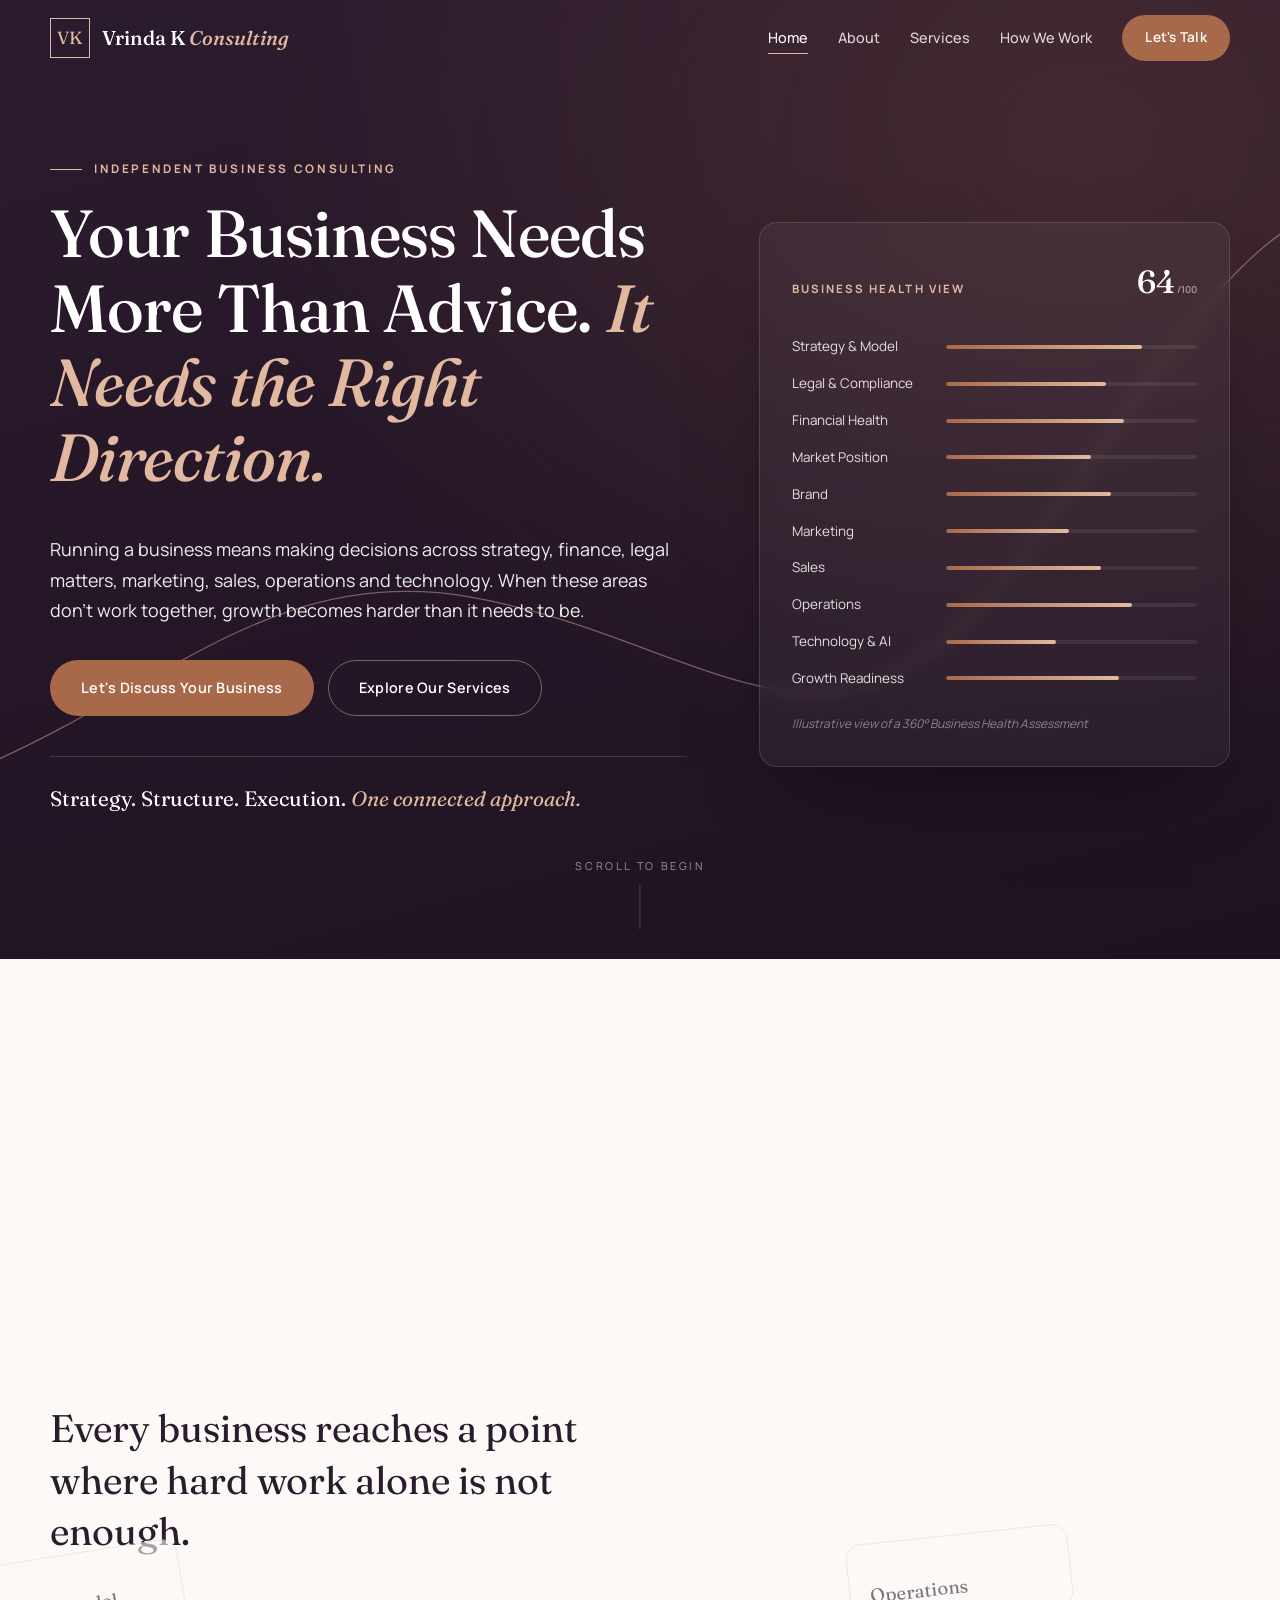
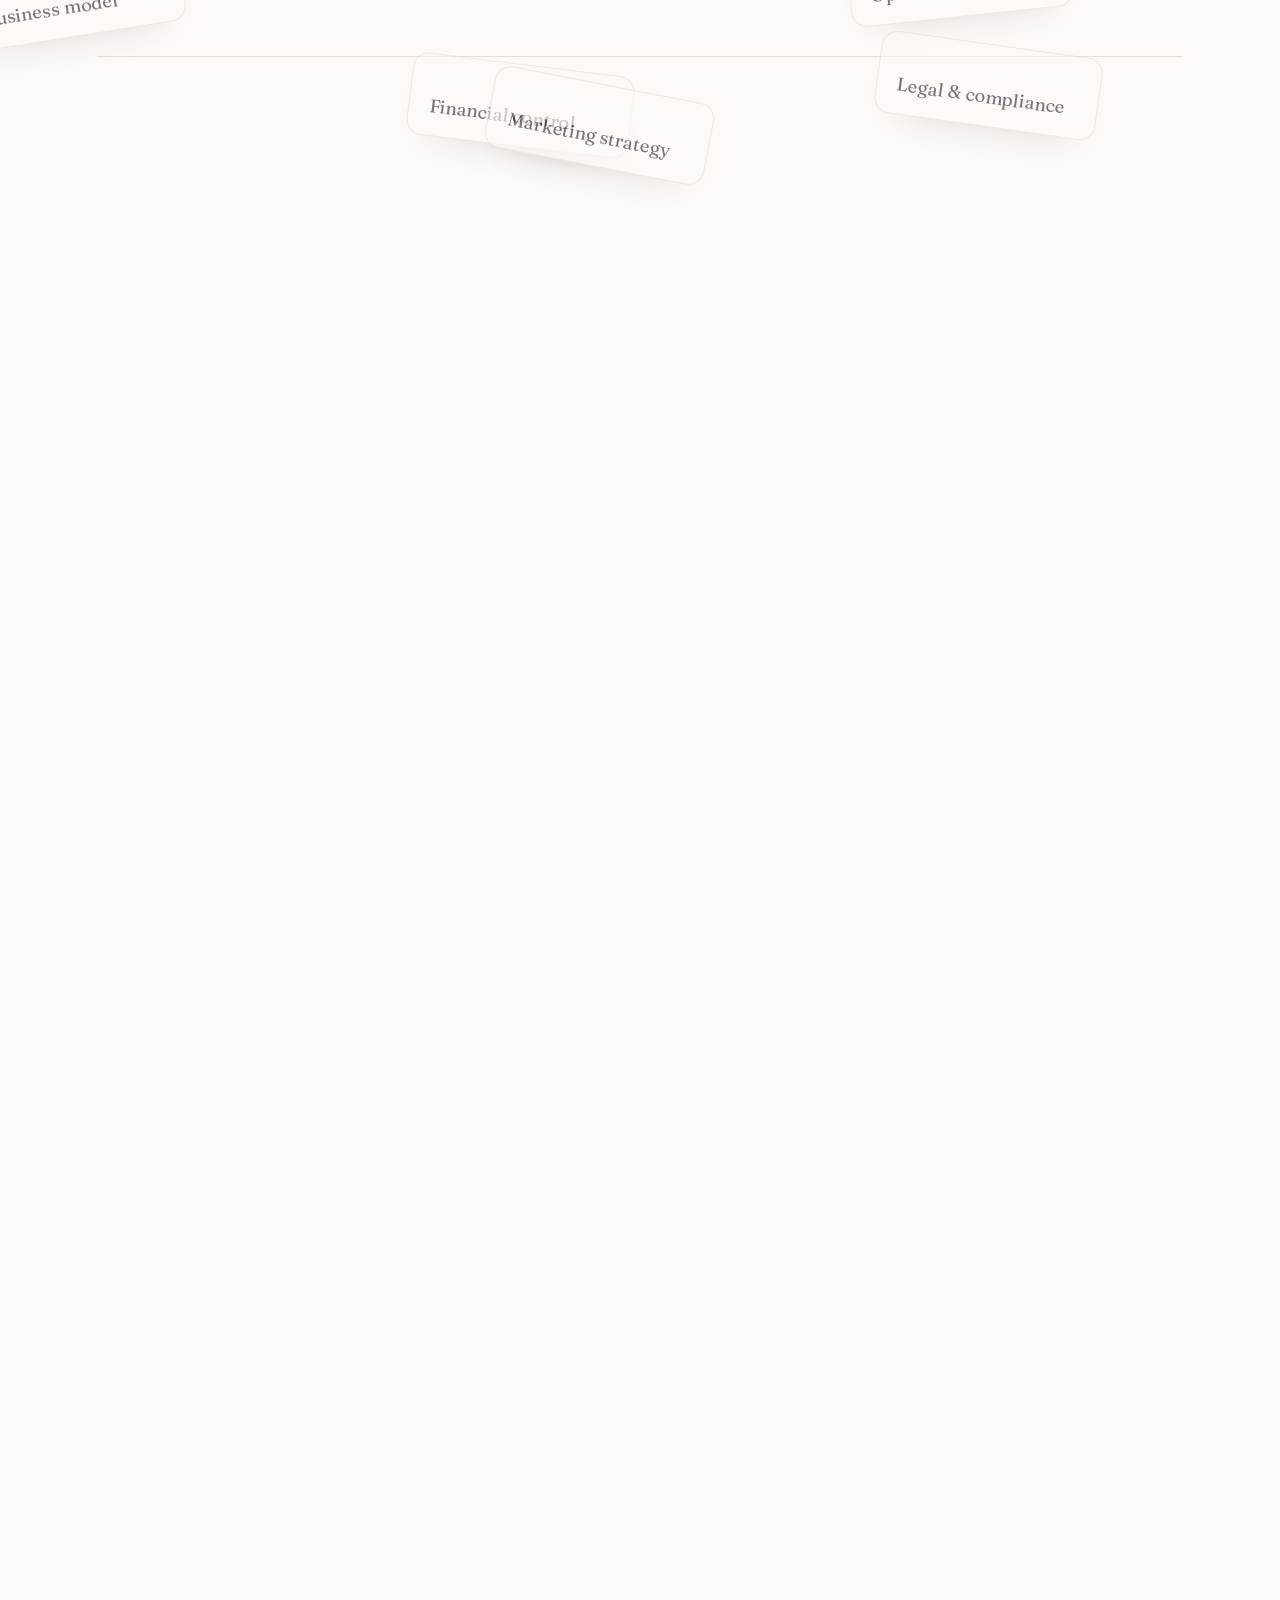
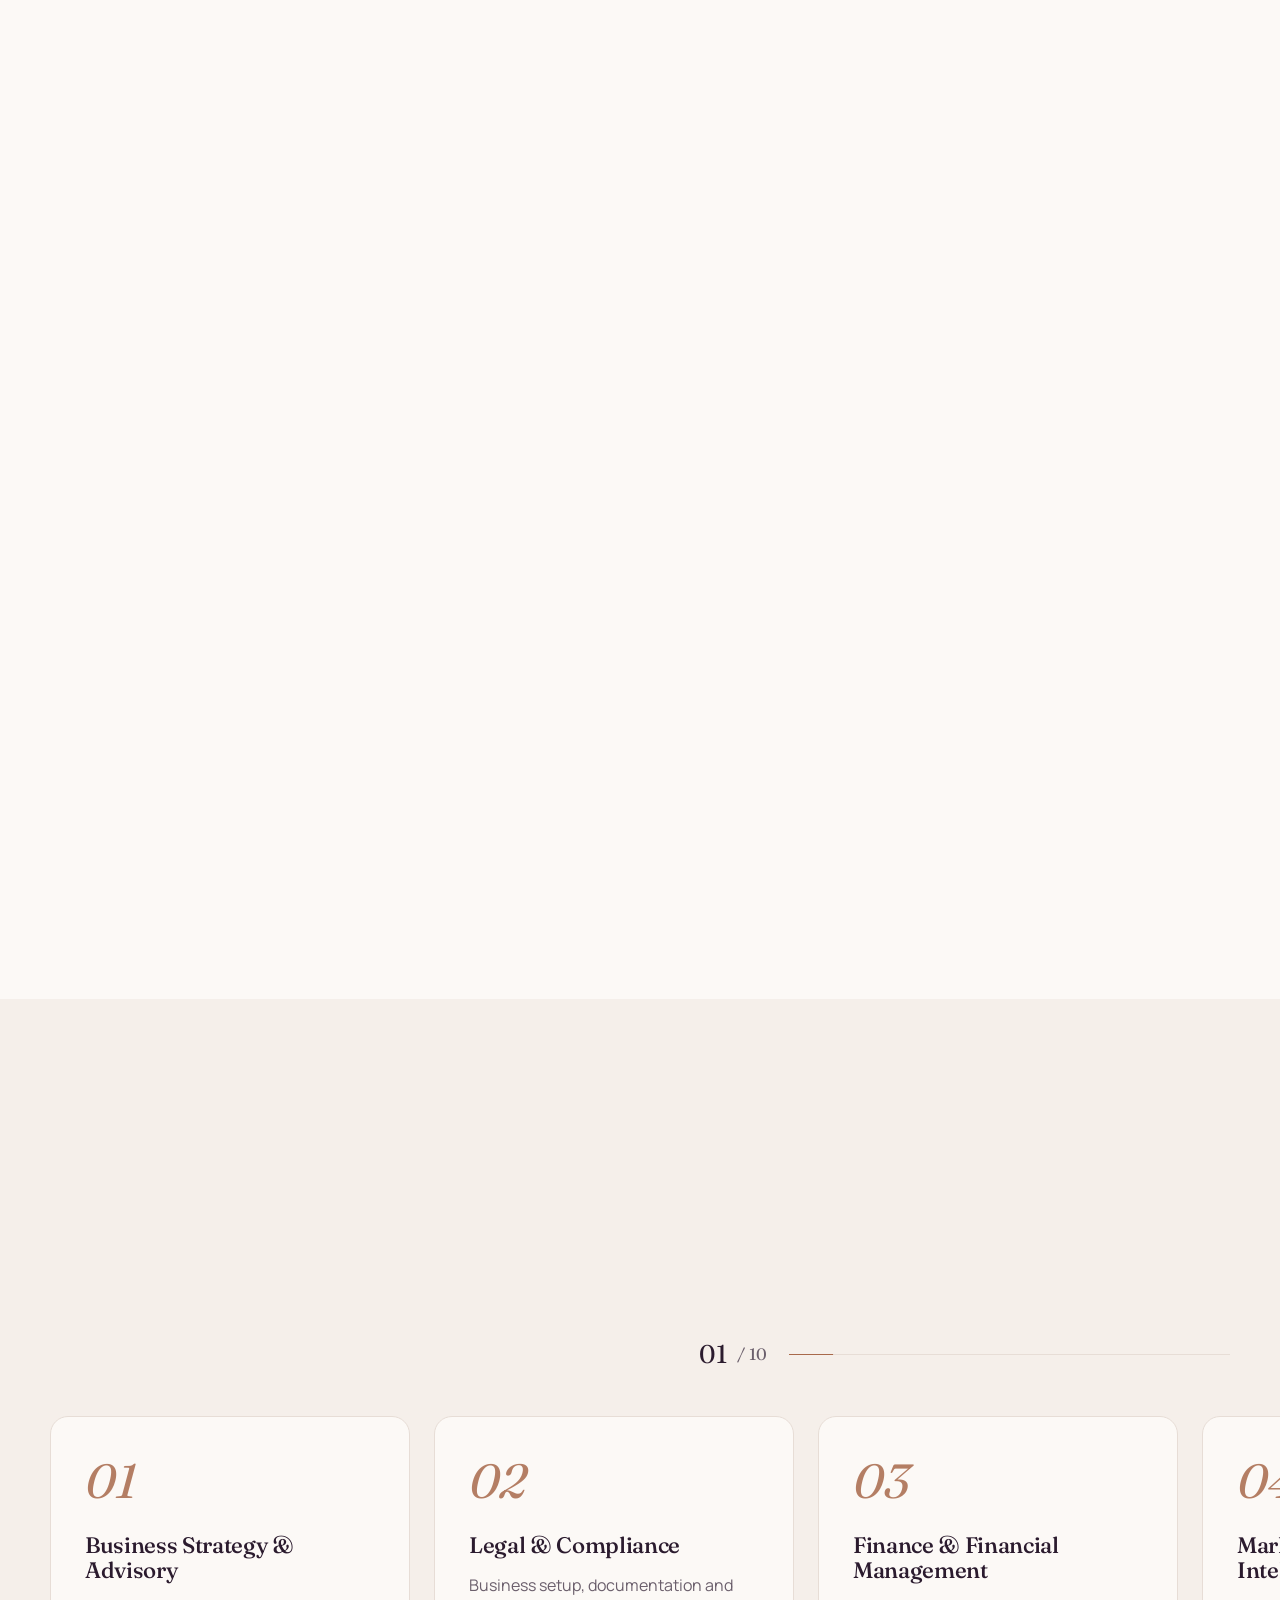
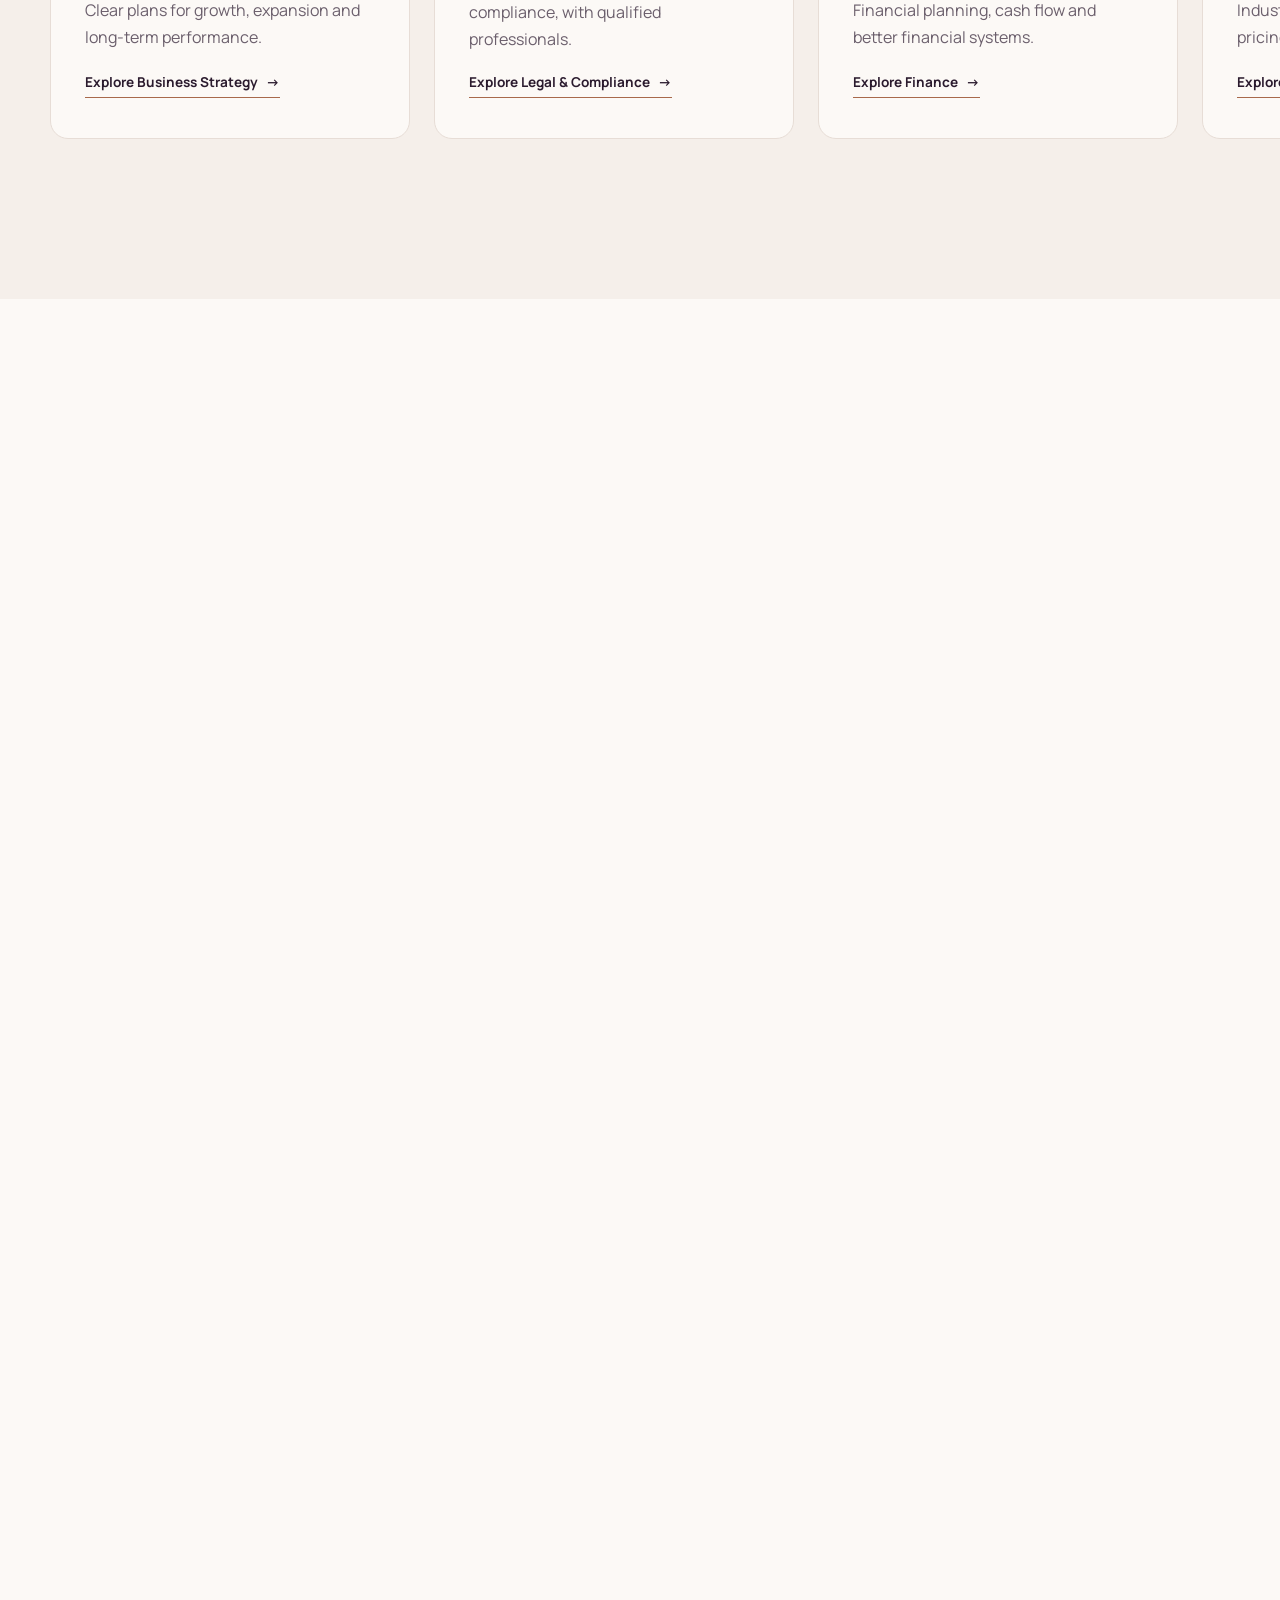
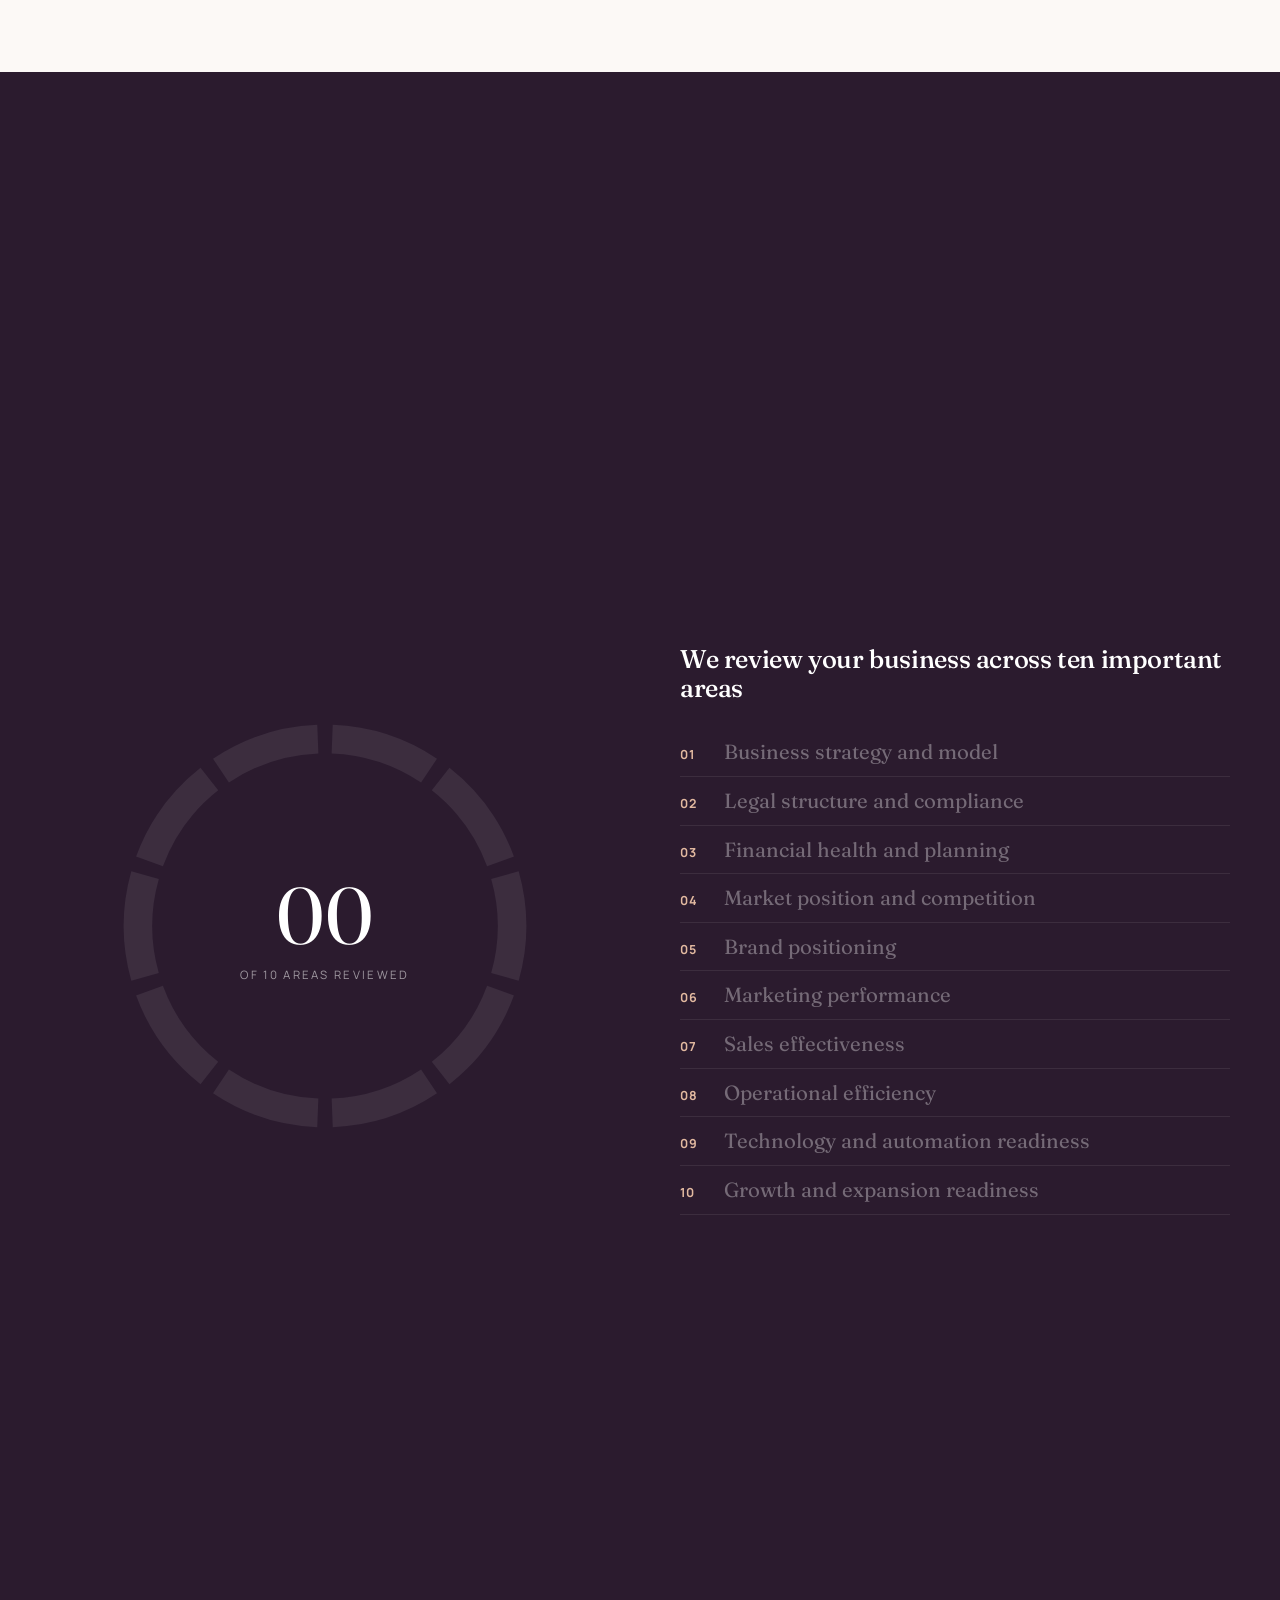
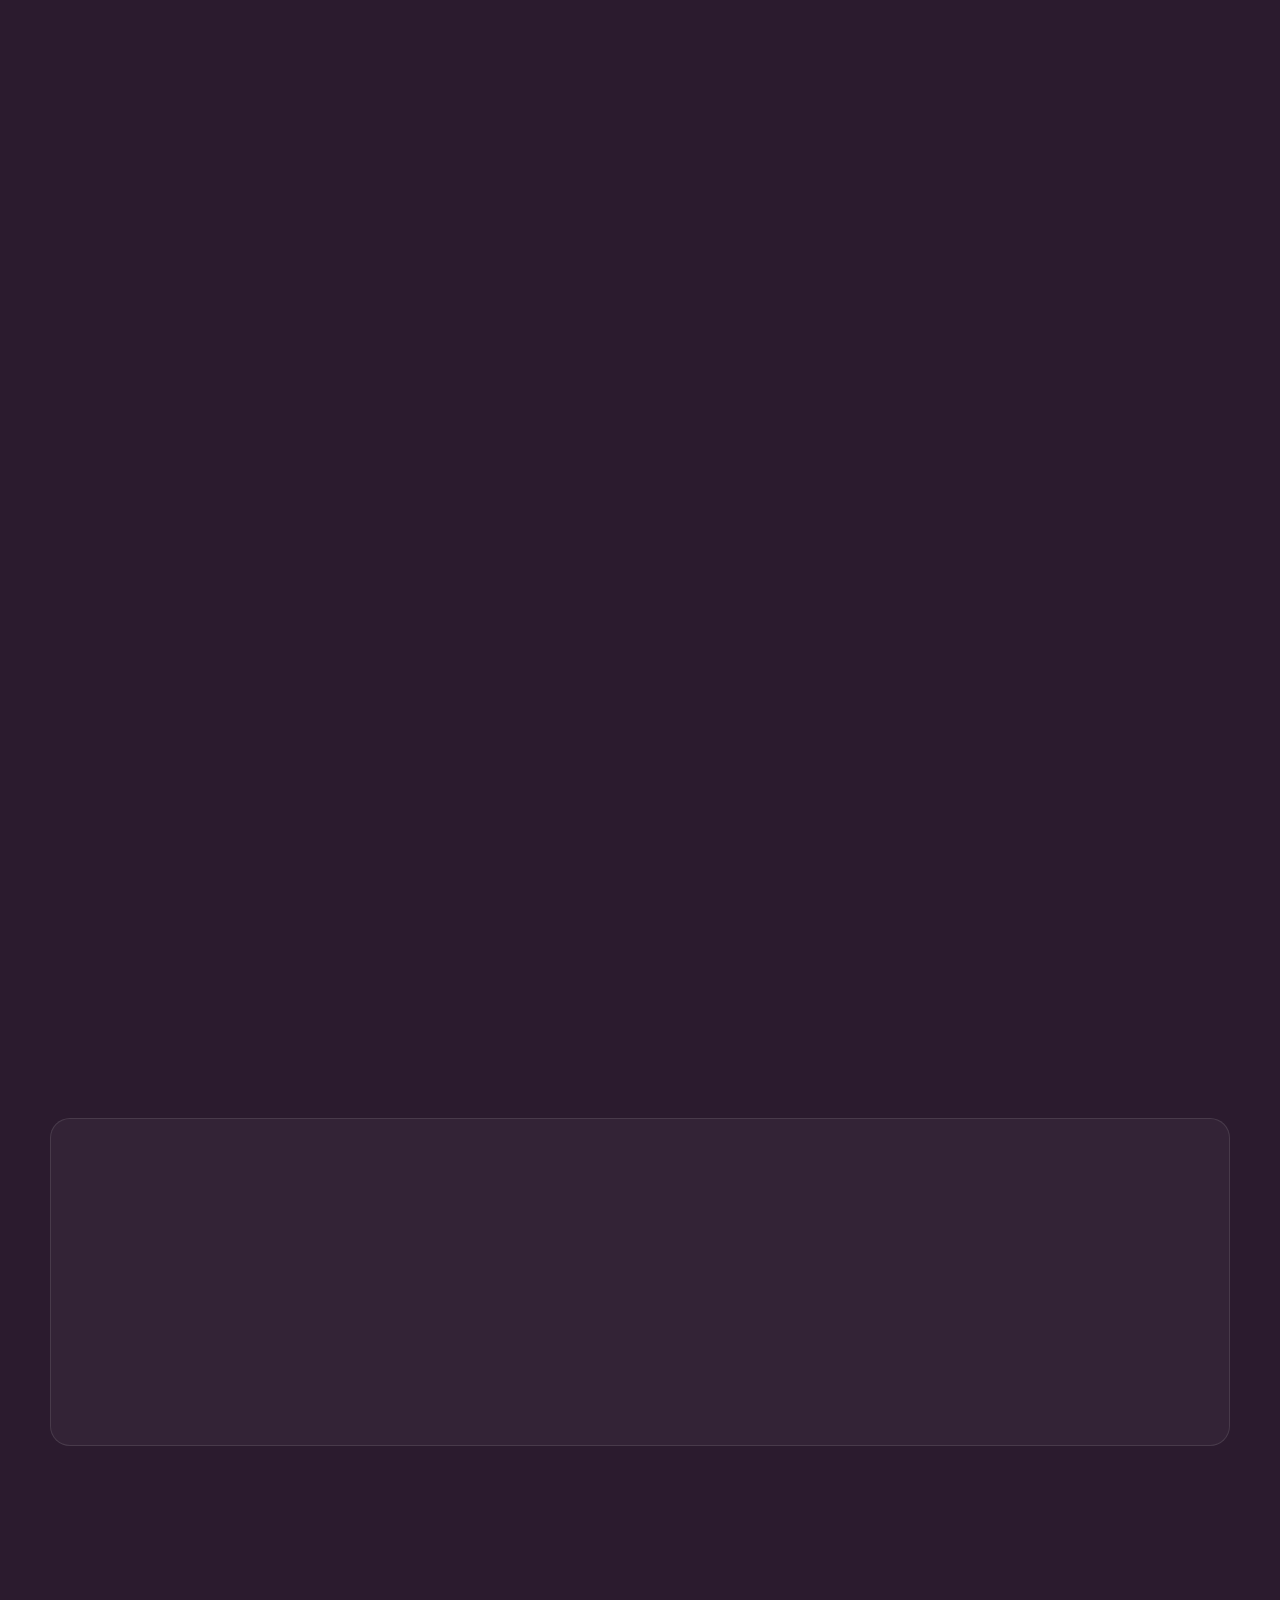
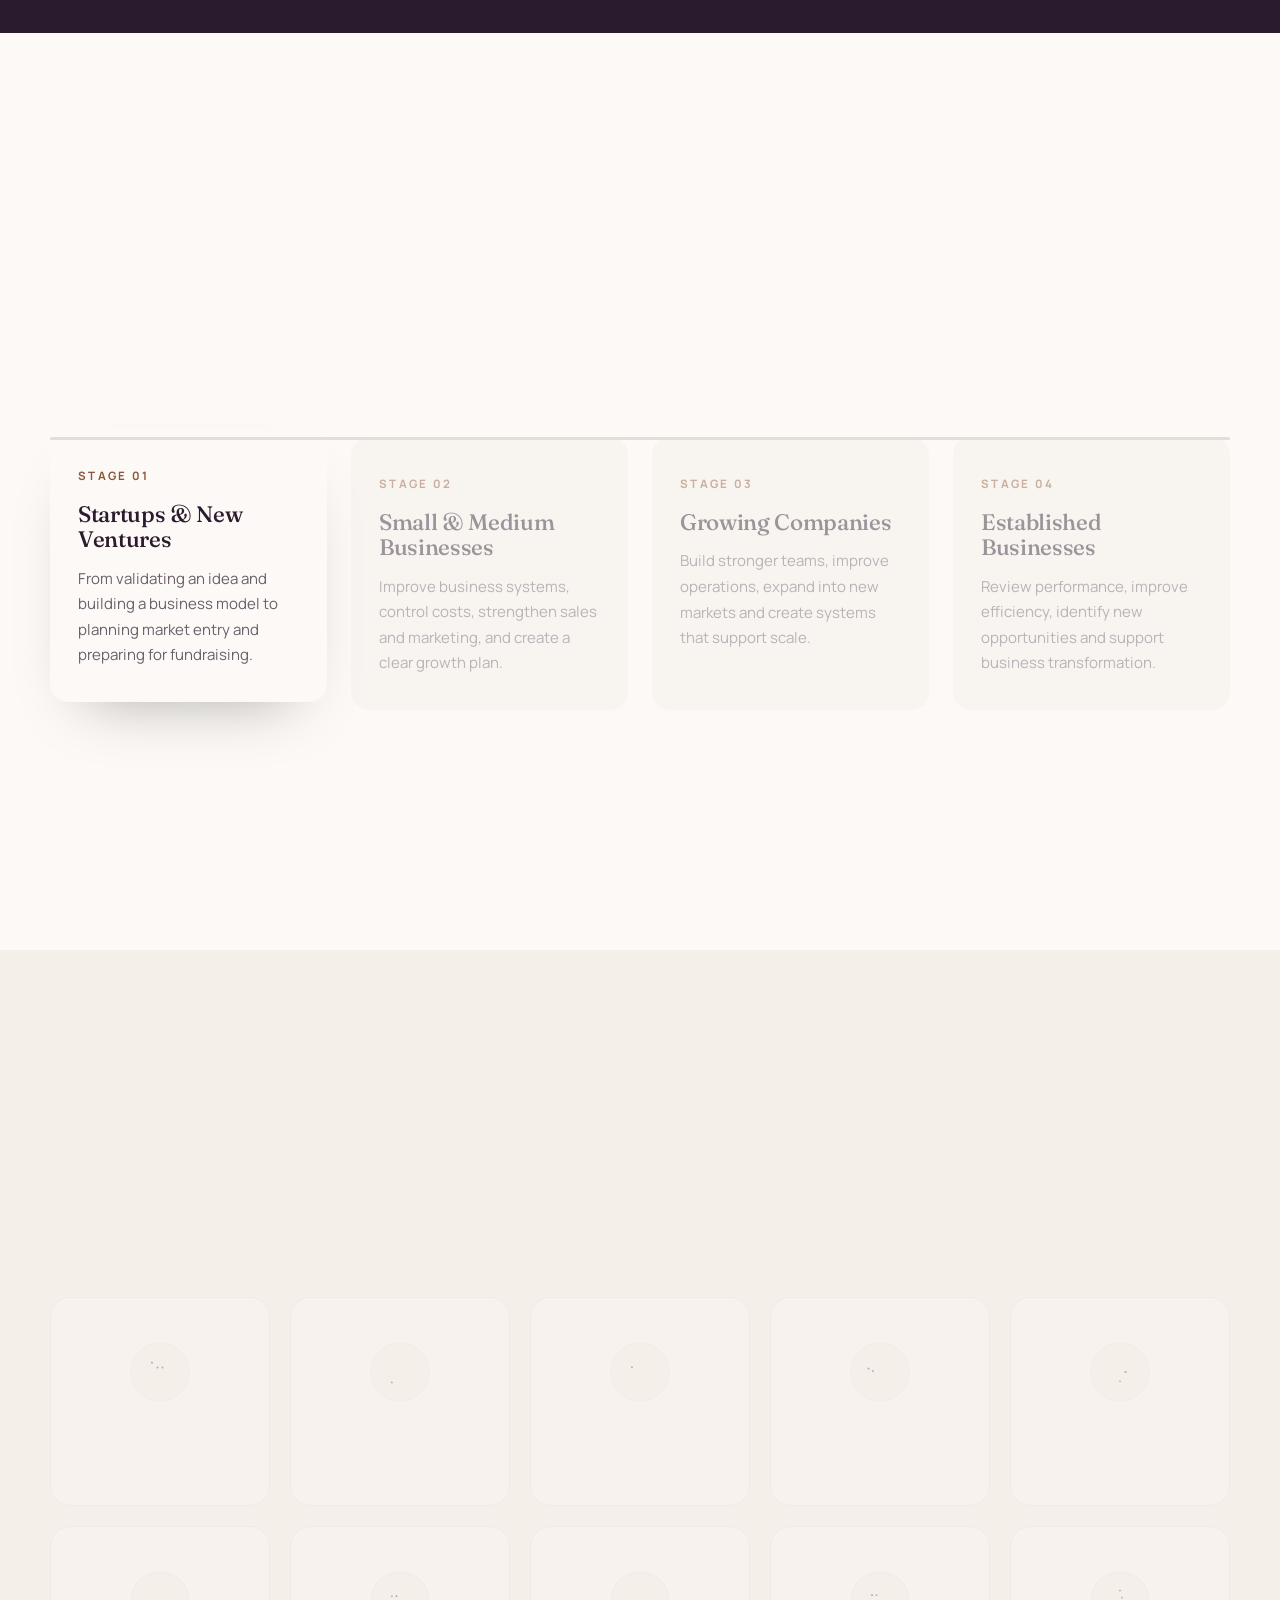
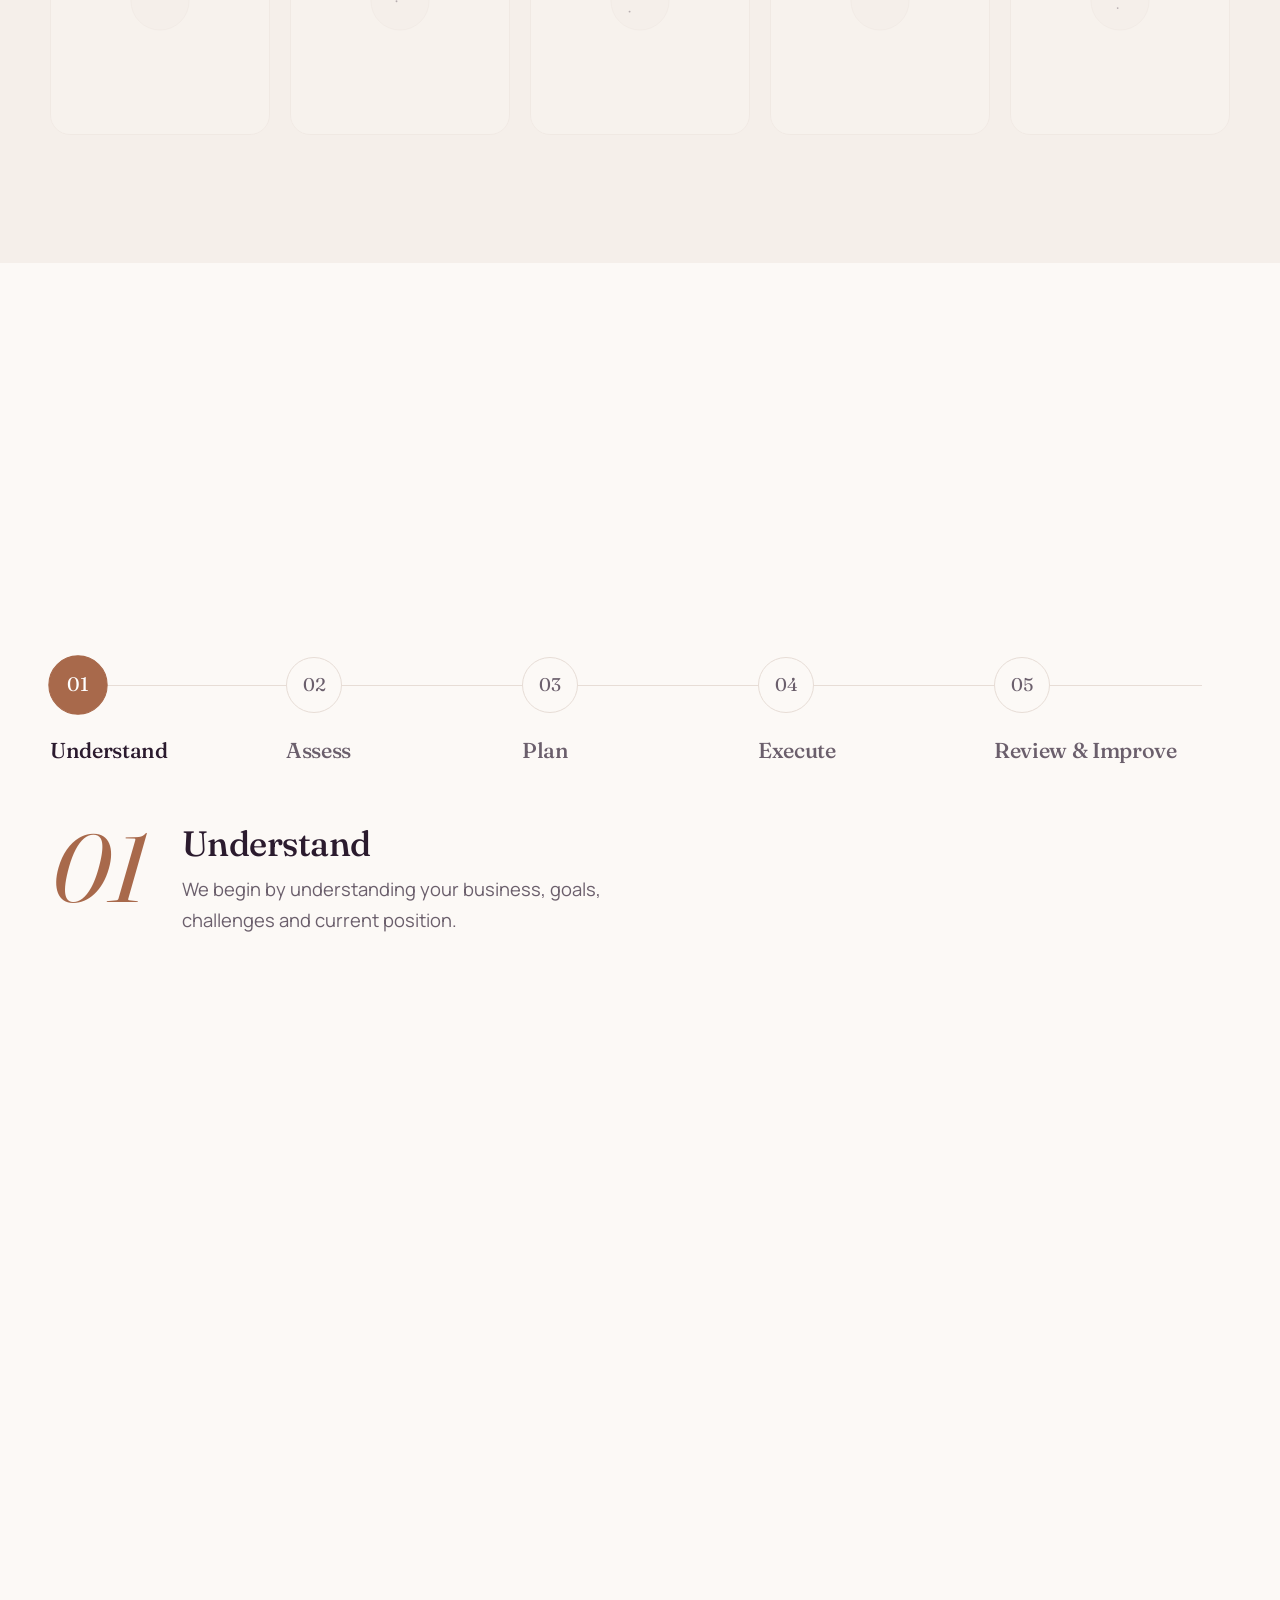
<file: index.html>
<!DOCTYPE html>
<html lang="en-IN">
<head>
  <meta charset="UTF-8">
  <meta name="viewport" content="width=device-width, initial-scale=1.0">
  <title>Vrinda K Consulting | Business Strategy, Finance, Legal &amp; Growth Advisory</title>
  <meta name="description" content="Vrinda K Consulting helps startups, SMEs and established businesses with business strategy, finance, legal coordination, marketing, sales, operations and technology.">
  <meta name="keywords" content="Business consultant in India, Business consulting services, Business strategy consultant, Startup business consultant, Business growth consulting, Business consulting for SMEs, Business financial planning, Business operations consulting, Market research services, Digital marketing consulting, Startup advisory services, Legal and compliance support for businesses">
  <link rel="canonical" href="/">
  <meta property="og:title" content="Vrinda K Consulting | Business Strategy, Finance, Legal &amp; Growth Advisory">
  <meta property="og:description" content="Independent business consulting for strategy, growth and execution. Based in Indore, India.">
  <meta property="og:type" content="website">

  <script>
    document.documentElement.classList.add('js');
    if ('scrollRestoration' in history) history.scrollRestoration = 'manual';
    if (location.hash.length > 1) document.documentElement.classList.add('skip-intro');
    try { if (sessionStorage.getItem('vk-nav')) document.documentElement.classList.add('nav-in'); } catch (e) {}
  </script>

  <link rel="preconnect" href="https://fonts.googleapis.com">
  <link rel="preconnect" href="https://fonts.gstatic.com" crossorigin>
  <link href="https://fonts.googleapis.com/css2?family=Fraunces:ital,opsz,wght@0,9..144,400;0,9..144,500;0,9..144,600;1,9..144,400;1,9..144,500&family=Manrope:wght@400;500;600;700&display=swap" rel="stylesheet">
  <link rel="stylesheet" href="styles.css?v=11">

  <script type="application/ld+json">
  {
    "@context": "https://schema.org",
    "@type": "ProfessionalService",
    "name": "Vrinda K Consulting",
    "description": "Independent business consulting for strategy, growth and execution.",
    "founder": { "@type": "Person", "name": "Vrinda Khode" },
    "address": { "@type": "PostalAddress", "addressLocality": "Indore", "addressRegion": "Madhya Pradesh", "addressCountry": "IN" },
    "areaServed": "IN"
  }
  </script>
</head>
<body data-page="home">

<!-- Intro curtain (plays on every load; scroll, tap or key press fast-forwards it) -->
<div class="preloader" aria-hidden="true">
  <div class="preloader-inner">
    <svg class="pre-mark" viewBox="0 0 80 80"><rect x="1" y="1" width="78" height="78" /></svg>
    <span class="pre-letters">VK</span>
    <p class="pre-line">Strategy. Structure. Execution.</p>
    <div class="pre-bar"><i></i></div>
  </div>
</div>

<!-- Scroll progress, desktop chapter rail, mobile chapter pill -->
<div class="progress-bar" aria-hidden="true"></div>
<div class="journey-rail" aria-hidden="true">
  <span class="rail-num">01</span>
  <div class="rail-track"><div class="rail-fill"></div></div>
  <span class="rail-name">Direction</span>
</div>
<div class="chapter-pill" aria-hidden="true"><b>01</b><span>Direction</span></div>

<!-- ============ HEADER ============ -->
<header class="site-header" id="top">
  <div class="container header-inner">
    <a href="index.html" class="logo" aria-label="Vrinda K Consulting home">
      <span class="logo-mark">VK</span>
      <span class="logo-text">Vrinda K <em>Consulting</em></span>
    </a>
    <button class="nav-toggle" aria-label="Open menu" aria-expanded="false" aria-controls="site-nav">
      <span></span><span></span><span></span>
    </button>
    <nav class="site-nav" id="site-nav" aria-label="Main">
      <a href="index.html" aria-current="page">Home</a>
      <a href="about.html">About</a>
      <a href="services.html">Services</a>
      <a href="how-we-work.html">How We Work</a>
      <a href="contact.html" class="btn btn-small btn-accent">Let's Talk</a>
    </nav>
  </div>
</header>

<main>

<!-- ============ 01 HERO ============ -->
<section class="hero tone-dark" data-chapter="Direction">
  <svg class="hero-path" viewBox="0 0 1440 900" preserveAspectRatio="xMidYMid slice" aria-hidden="true">
    <path id="journeyPath" d="M-40 760 C 220 720, 330 520, 560 560 S 900 760, 1080 520 S 1300 160, 1500 180" />
    <circle class="path-dot" r="6" cx="0" cy="0" />
  </svg>

  <div class="container hero-grid">
    <div class="hero-copy">
      <p class="eyebrow hero-eyebrow">Independent Business Consulting</p>
      <h1 class="split">Your Business Needs More Than Advice. <em>It Needs the Right Direction.</em></h1>
      <p class="lead hero-fade">Running a business means making decisions across strategy, finance, legal matters, marketing, sales, operations and technology. When these areas don't work together, growth becomes harder than it needs to be.</p>
      <div class="btn-row hero-fade">
        <a href="contact.html" class="btn btn-accent">Let's Discuss Your Business</a>
        <a href="services.html" class="btn btn-ghost">Explore Our Services</a>
      </div>
      <p class="hero-tagline hero-fade">Strategy. Structure. Execution. <span>One connected approach.</span></p>
    </div>

    <aside class="hero-card" aria-label="Illustrative business health view across ten functions">
      <div class="hero-card-head">
        <span>Business Health View</span>
        <span class="score"><b>64</b><small>/100</small></span>
      </div>
      <ul class="health-list">
        <li><span>Strategy &amp; Model</span><i><b style="--w:78%"></b></i></li>
        <li><span>Legal &amp; Compliance</span><i><b style="--w:64%"></b></i></li>
        <li><span>Financial Health</span><i><b style="--w:71%"></b></i></li>
        <li><span>Market Position</span><i><b style="--w:58%"></b></i></li>
        <li><span>Brand</span><i><b style="--w:66%"></b></i></li>
        <li><span>Marketing</span><i><b style="--w:49%"></b></i></li>
        <li><span>Sales</span><i><b style="--w:62%"></b></i></li>
        <li><span>Operations</span><i><b style="--w:74%"></b></i></li>
        <li><span>Technology &amp; AI</span><i><b style="--w:44%"></b></i></li>
        <li><span>Growth Readiness</span><i><b style="--w:69%"></b></i></li>
      </ul>
      <p class="hero-card-foot">Illustrative view of a 360° Business Health Assessment</p>
    </aside>
  </div>

  <div class="scroll-cue" aria-hidden="true"><span>Scroll to begin</span><i></i></div>
</section>

<!-- ============ 02 CLARITY (scene: scattered needs become an ordered plan) ============ -->
<section class="scene clarity" id="about" data-chapter="Clarity">
  <div class="container scene-inner">
    <header class="scene-head">
      <p class="eyebrow" data-reveal>What We Do</p>
      <h2 class="split">Helping Businesses Move From Challenges to Clear Action</h2>
    </header>
    <div class="clarity-stage">
      <div class="captions">
        <p class="caption statement">Every business reaches a point where hard work alone is not enough.</p>
        <p class="caption">You may need a stronger business model, better financial control, a clear marketing strategy, improved operations or legal support.</p>
        <p class="caption">The challenge is knowing <em>what to fix first</em> and how each decision affects the rest of the business.</p>
        <p class="caption">We look at the business as a whole and help build a practical path forward. <a href="about.html" class="link-arrow">Get to Know Us</a></p>
      </div>
      <div class="tiles-wrap">
        <span class="tiles-line" aria-hidden="true"><i></i></span>
        <ol class="tiles">
          <li><span>01</span>Business model</li>
          <li><span>02</span>Financial control</li>
          <li><span>03</span>Marketing strategy</li>
          <li><span>04</span>Operations</li>
          <li><span>05</span>Legal &amp; compliance</li>
        </ol>
      </div>
    </div>
  </div>
</section>

<!-- ============ 03 SERVICES (desktop: horizontal track · mobile: card deck) ============ -->
<section class="services tone-tint" id="services" data-chapter="Capabilities">
  <div class="container services-head">
    <div>
      <p class="eyebrow" data-reveal>Services</p>
      <h2 class="split">Business Support Across Every Key Function</h2>
    </div>
    <div>
      <p class="services-intro" data-reveal>We bring every area of business consulting together, so your decisions, plans and execution work towards the same goals.</p>
      <div class="services-meter" aria-hidden="true">
        <span class="meter-count">01</span><span class="meter-total">/ 10</span>
        <div class="meter-track"><div class="meter-fill"></div></div>
      </div>
    </div>
  </div>

  <div class="services-track">
    <article class="service-card">
      <span class="num">01</span>
      <h3>Business Strategy &amp; Advisory</h3>
      <p>Clear plans for growth, expansion and long-term performance.</p>
      <a href="services.html#strategy" class="link-arrow">Explore Business Strategy</a>
    </article>
    <article class="service-card">
      <span class="num">02</span>
      <h3>Legal &amp; Compliance</h3>
      <p>Business setup, documentation and compliance, with qualified professionals.</p>
      <a href="services.html#legal" class="link-arrow">Explore Legal &amp; Compliance</a>
    </article>
    <article class="service-card">
      <span class="num">03</span>
      <h3>Finance &amp; Financial Management</h3>
      <p>Financial planning, cash flow and better financial systems.</p>
      <a href="services.html#finance" class="link-arrow">Explore Finance</a>
    </article>
    <article class="service-card">
      <span class="num">04</span>
      <h3>Market Research &amp; Intelligence</h3>
      <p>Industry, competitor, customer and pricing research.</p>
      <a href="services.html#research" class="link-arrow">Explore Market Research</a>
    </article>
    <article class="service-card">
      <span class="num">05</span>
      <h3>Brand Consulting</h3>
      <p>Positioning, messaging and a clearer brand identity.</p>
      <a href="services.html#brand" class="link-arrow">Explore Brand Consulting</a>
    </article>
    <article class="service-card">
      <span class="num">06</span>
      <h3>Digital Marketing &amp; Growth</h3>
      <p>Campaigns, lead generation and better conversion.</p>
      <a href="services.html#marketing" class="link-arrow">Explore Digital Marketing</a>
    </article>
    <article class="service-card">
      <span class="num">07</span>
      <h3>Sales &amp; Business Development</h3>
      <p>Stronger sales processes, lead management and partnerships.</p>
      <a href="services.html#sales" class="link-arrow">Explore Sales &amp; Business Development</a>
    </article>
    <article class="service-card">
      <span class="num">08</span>
      <h3>Operations &amp; Management</h3>
      <p>Better processes, SOPs, team structures and performance.</p>
      <a href="services.html#operations" class="link-arrow">Explore Operations</a>
    </article>
    <article class="service-card">
      <span class="num">09</span>
      <h3>Technology, AI &amp; Automation</h3>
      <p>Automation and connected systems that reduce manual work.</p>
      <a href="services.html#technology" class="link-arrow">Explore Technology &amp; AI</a>
    </article>
    <article class="service-card">
      <span class="num">10</span>
      <h3>Startup &amp; Fundraising Advisory</h3>
      <p>Business plans, projections, pitch decks and investor readiness.</p>
      <a href="services.html#startup" class="link-arrow">Explore Startup Advisory</a>
    </article>
    <article class="service-card service-card-next">
      <span class="num">Next</span>
      <h3>Not sure where to begin?</h3>
      <p>Start with the 360° Business Health Assessment.</p>
      <a href="#assessment" class="link-arrow">See the Assessment</a>
    </article>
  </div>
</section>

<!-- ============ 04 360° ASSESSMENT (scene: wheel fills area by area) ============ -->
<section class="section tone-dark assessment" id="assessment" data-chapter="Diagnosis">
  <div class="container">
    <div class="section-head">
      <p class="eyebrow" data-reveal>Flagship Service · 360° Business Health Assessment</p>
      <h2 class="split">Before You Invest in Growth, <em>Understand Your Business.</em></h2>
      <p class="pull pull-light" data-reveal>You cannot fix what you cannot see.</p>
      <p data-reveal>A structured view of your business across ten key functions, showing the gaps, risks and missed opportunities that need attention.</p>
    </div>
  </div>

  <div class="assess-stage">
    <div class="container assess-stage-inner">
      <div class="wheel-col">
        <div class="wheel-wrap" aria-hidden="true">
          <svg class="wheel" viewBox="0 0 400 400"><g class="wheel-segs"></g></svg>
          <div class="wheel-center">
            <b class="wheel-count">00</b>
            <small>of 10 areas reviewed</small>
          </div>
        </div>
        <p class="area-current" aria-hidden="true"><b>01</b><span>Business strategy and model</span></p>
      </div>
      <div class="areas">
        <h3>We review your business across ten important areas</h3>
        <ol class="area-list">
          <li>Business strategy and model</li>
          <li>Legal structure and compliance</li>
          <li>Financial health and planning</li>
          <li>Market position and competition</li>
          <li>Brand positioning</li>
          <li>Marketing performance</li>
          <li>Sales effectiveness</li>
          <li>Operational efficiency</li>
          <li>Technology and automation readiness</li>
          <li>Growth and expansion readiness</li>
        </ol>
      </div>
    </div>
  </div>

  <div class="container">
    <div class="assess-receive">
      <div data-reveal>
        <h3>What You Receive</h3>
        <a href="contact.html?service=assessment" class="btn btn-accent">Book a Business Health Assessment</a>
      </div>
      <ul class="deliverables" data-stagger>
        <li><span>01</span>Business health scorecard</li>
        <li><span>02</span>Key gaps and risk assessment</li>
        <li><span>03</span>Growth opportunities</li>
        <li><span>04</span>Priority recommendations</li>
        <li><span>05</span>Recommended service roadmap</li>
        <li><span>06</span>Suggested implementation plan</li>
      </ul>
    </div>
    <p class="small-note assess-note" data-reveal>Where specialist legal, accounting or other professional reviews are required, these are identified separately.</p>
  </div>
</section>

<!-- ============ 05 STAGES (scene: growth staircase) ============ -->
<section class="section stages" id="clients" data-chapter="Stages">
  <div class="container">
    <div class="section-head">
      <p class="eyebrow" data-reveal>Who We Work With</p>
      <h2 class="split">Business Consulting for Every Stage of Growth</h2>
      <p data-reveal>Our approach starts with your current stage, your goals and the support you need.</p>
    </div>
    <div class="stages-wrap">
      <span class="stage-line" aria-hidden="true"><i></i></span>
      <div class="stage-grid">
        <div class="stage">
          <span class="stage-step">Stage 01</span>
          <h3>Startups &amp; New Ventures</h3>
          <p>From validating an idea and building a business model to planning market entry and preparing for fundraising.</p>
        </div>
        <div class="stage">
          <span class="stage-step">Stage 02</span>
          <h3>Small &amp; Medium Businesses</h3>
          <p>Improve business systems, control costs, strengthen sales and marketing, and create a clear growth plan.</p>
        </div>
        <div class="stage">
          <span class="stage-step">Stage 03</span>
          <h3>Growing Companies</h3>
          <p>Build stronger teams, improve operations, expand into new markets and create systems that support scale.</p>
        </div>
        <div class="stage">
          <span class="stage-step">Stage 04</span>
          <h3>Established Businesses</h3>
          <p>Review performance, improve efficiency, identify new opportunities and support business transformation.</p>
        </div>
      </div>
    </div>
    <div class="center" data-reveal><a href="contact.html" class="btn btn-dark">Discuss Your Business Goals</a></div>
  </div>
</section>

<!-- ============ 06 INDUSTRIES ============ -->
<section class="section tone-tint industries" id="industries" data-chapter="Industries">
  <div class="container">
    <div class="section-head">
      <p class="eyebrow" data-reveal>Industries We Support</p>
      <h2 class="split">Business Understanding Across Multiple Industries</h2>
    </div>
    <ul class="ind-grid">
      <li class="ind"><span class="ind-icon" aria-hidden="true"><svg viewBox="0 0 24 24"><rect x="3" y="4" width="18" height="12" rx="2"/><path d="M8 20h8M12 16v4"/><path d="M10 8l-2 2 2 2M14 8l2 2-2 2"/></svg></span><span class="ind-name">Technology &amp; SaaS</span></li>
      <li class="ind"><span class="ind-icon" aria-hidden="true"><svg viewBox="0 0 24 24"><path d="M3 21h18"/><path d="M5 21V8l6-4v17"/><path d="M11 21V10h8v11"/><path d="M7.5 10h1M7.5 14h1M14.5 13h1M14.5 17h1"/></svg></span><span class="ind-name">Real Estate &amp; Infrastructure</span></li>
      <li class="ind"><span class="ind-icon" aria-hidden="true"><svg viewBox="0 0 24 24"><path d="M4 20h16"/><path d="M6 17v-4M11 17V9M16 17v-6"/><path d="M5 8l5-3 4 3 5-4"/></svg></span><span class="ind-name">Financial Services</span></li>
      <li class="ind"><span class="ind-icon" aria-hidden="true"><svg viewBox="0 0 24 24"><path d="M2 9l10-5 10 5-10 5z"/><path d="M6 11v5c0 1.5 3 3 6 3s6-1.5 6-3v-5"/><path d="M22 9v6"/></svg></span><span class="ind-name">Education &amp; EdTech</span></li>
      <li class="ind"><span class="ind-icon" aria-hidden="true"><svg viewBox="0 0 24 24"><path d="M12 20s-7-4.5-7-10a4 4 0 0 1 7-2.6A4 4 0 0 1 19 10c0 5.5-7 10-7 10z"/><path d="M7 12h3l1.5-2.5 2 4 1.5-1.5h2"/></svg></span><span class="ind-name">Healthcare</span></li>
      <li class="ind"><span class="ind-icon" aria-hidden="true"><svg viewBox="0 0 24 24"><path d="M3 18h18"/><path d="M5 18a7 7 0 0 1 14 0"/><path d="M12 11V8M10 8h4"/><path d="M4 21h16"/></svg></span><span class="ind-name">Hospitality</span></li>
      <li class="ind"><span class="ind-icon" aria-hidden="true"><svg viewBox="0 0 24 24"><path d="M5 8h14l-1 12H6z"/><path d="M9 8V6a3 3 0 0 1 6 0v2"/><path d="M9 12a3 3 0 0 0 6 0"/></svg></span><span class="ind-name">Retail &amp; E-commerce</span></li>
      <li class="ind"><span class="ind-icon" aria-hidden="true"><svg viewBox="0 0 24 24"><path d="M3 21V12l5 3v-3l5 3v-3l4 2.5V4h3v17z"/><path d="M7 18h2M12 18h2"/></svg></span><span class="ind-name">FMCG &amp; Manufacturing</span></li>
      <li class="ind"><span class="ind-icon" aria-hidden="true"><svg viewBox="0 0 24 24"><rect x="3" y="7" width="18" height="13" rx="2"/><path d="M9 7V5a1 1 0 0 1 1-1h4a1 1 0 0 1 1 1v2"/><path d="M3 13h18"/></svg></span><span class="ind-name">Professional &amp; Business Services</span></li>
      <li class="ind"><span class="ind-icon" aria-hidden="true"><svg viewBox="0 0 24 24"><path d="M12 3c3 2 5 6 4 11H8C7 9 9 5 12 3z"/><path d="M8 14l-3 3 3 1M16 14l3 3-3 1"/><path d="M10 18c0 2 1 3 2 3s2-1 2-3"/><circle cx="12" cy="9" r="1.6"/></svg></span><span class="ind-name">Startups &amp; Emerging Businesses</span></li>
    </ul>
  </div>
</section>

<!-- ============ 07 PROCESS (desktop scene: one step at a time) ============ -->
<section class="section process-sec" id="process" data-chapter="Process">
  <div class="container">
    <div class="section-head">
      <p class="eyebrow" data-reveal>How We Work</p>
      <h2 class="split">A Clear Process. Practical Outcomes.</h2>
      <p data-reveal>Good consulting should lead to action. Every engagement follows a structured process.</p>
    </div>
    <div class="process-wrap">
      <span class="process-line" aria-hidden="true"><i></i></span>
      <ol class="process">
        <li><span>01</span><div><h3>Understand</h3><p>We begin by understanding your business, goals, challenges and current position.</p></div></li>
        <li><span>02</span><div><h3>Assess</h3><p>We review the relevant business functions, identify gaps and understand the issues that need attention.</p></div></li>
        <li><span>03</span><div><h3>Plan</h3><p>We develop a practical strategy, define priorities and agree on the scope of work.</p></div></li>
        <li><span>04</span><div><h3>Execute</h3><p>We support implementation directly or coordinate with qualified specialists and delivery partners, based on the agreed scope.</p></div></li>
        <li><span>05</span><div><h3>Review &amp; Improve</h3><p>We review progress, track agreed outcomes and identify the next steps.</p></div></li>
      </ol>
      <div class="process-panel" aria-hidden="true"></div>
    </div>
    <div class="center" data-reveal><a href="how-we-work.html" class="link-arrow">Understand Our Approach</a></div>
  </div>
</section>

<!-- ============ 08 SPECIALISTS (scene: tangled lines become one relationship) ============ -->
<section class="section tone-tint specialists" id="specialists" data-chapter="Expertise">
  <div class="container spec-stage">
    <div class="spec-head">
      <p class="eyebrow" data-reveal>Our Approach to Specialist Support</p>
      <h2 class="split">One Consulting Relationship. The Right Expertise When You Need It.</h2>
    </div>
    <div class="hub" aria-hidden="true">
      <div class="hub-orbit"></div>
      <svg class="hub-lines" viewBox="0 0 400 400">
        <path class="tangle" d="M200 60 C 330 60, 210 250, 340 200" />
        <path class="tangle" d="M200 60 C 70 160, 340 240, 200 340" />
        <path class="tangle" d="M200 60 C 310 150, 60 110, 60 200" />
        <line class="straight" x1="200" y1="200" x2="200" y2="60" />
        <line class="straight" x1="200" y1="200" x2="340" y2="200" />
        <line class="straight" x1="200" y1="200" x2="200" y2="340" />
        <line class="straight" x1="200" y1="200" x2="60" y2="200" />
      </svg>
      <div class="hub-core"><span>VK</span><small>Lead consultant</small></div>
      <div class="hub-node n-top"><span>Your Business</span></div>
      <div class="hub-node n-right"><span>Accountant</span></div>
      <div class="hub-node n-bottom"><span>Advocate</span></div>
      <div class="hub-node n-left"><span>Tech Specialist</span></div>
    </div>
    <div class="captions spec-captions">
      <p class="caption">Some challenges need an accountant, an advocate or a developer. <strong>You should not have to manage every professional independently.</strong></p>
      <p class="caption">Vrinda K Consulting leads the relationship and coordinates the right specialists. Work is delivered directly, jointly or by an independent qualified professional.</p>
    </div>
  </div>
  <div class="container">
    <p class="small-note spec-note" data-reveal>For regulated professional work, the relevant specialist is responsible for their professional advice, review, certification, filing or representation. The scope, fees and responsibilities are clarified before work begins.</p>
  </div>
</section>

<!-- ============ 10 FOUNDER (scene: cause → effect chain) ============ -->
<section class="section tone-tint" id="founder" data-chapter="Founder">
  <div class="container founder-grid">
    <figure class="founder-photo">
      <span class="photo-frame"></span>
      <div class="photo-inner">
        <img class="founder-img" src="images/vrinda-khode.jpg" alt="Vrinda Khode, founder of Vrinda K Consulting" width="900" height="1200" loading="lazy" decoding="async"
             onerror="this.remove(); document.querySelector('.photo-placeholder').hidden = false;">
        <!-- Shown only if images/vrinda-khode.jpg is missing -->
        <div class="photo-placeholder" role="img" aria-label="Portrait of Vrinda Khode (placeholder)" hidden>
          <span>VK</span>
          <small>Founder portrait</small>
        </div>
      </div>
      <figcaption data-reveal>Vrinda Khode<br><span>Founder, Vrinda K Consulting</span></figcaption>
    </figure>
    <div class="founder-copy">
      <p class="eyebrow" data-reveal>Founder Introduction</p>
      <h2 class="split">A Business Partner Focused on Clarity, Growth and Execution</h2>
      <p class="founder-hello" data-reveal>Hi, I'm Vrinda Khode.</p>
      <p data-reveal>I work with founders, entrepreneurs and business teams to bring clarity to decisions and help turn plans into action.</p>
      <p class="chain-intro" data-reveal>Business problems should not be viewed in isolation.</p>
      <ul class="chain">
        <li><span>A change in pricing</span><i></i><span>affects sales</span></li>
        <li><span>A change in operations</span><i></i><span>affects costs</span></li>
        <li><span>A strong offer and sales process</span><i></i><span>make marketing perform</span></li>
      </ul>
      <p data-reveal>That is why I take a connected, business-first approach to consulting.</p>
      <ul class="values" aria-label="Why work with Vrinda K Consulting" data-stagger>
        <li>A Connected View</li>
        <li>Practical Recommendations</li>
        <li>Flexible Engagements</li>
        <li>Specialist Access</li>
        <li>Focus on Business Outcomes</li>
      </ul>
      <a href="about.html" class="link-arrow" data-reveal>More About Vrinda</a>
    </div>
  </div>
</section>

<!-- ============ 11 FINAL CTA ============ -->
<section class="section tone-dark cta" id="contact" data-chapter="Next Step">
  <div class="cta-orb" aria-hidden="true"></div>
  <div class="container cta-inner">
    <h2 class="split">Let's Understand What Your Business <em>Needs Next.</em></h2>
    <p data-reveal>Whether you are starting a business, solving a specific challenge or planning your next stage of growth, the first step is understanding where you stand.</p>
    <div class="btn-row center-row" data-reveal>
      <a href="contact.html?intent=consultation" class="btn btn-accent">Schedule a Consultation</a>
      <a href="contact.html" class="btn btn-ghost">Send an Enquiry</a>
    </div>
    <p class="cta-sign" data-reveal>Let's turn your business challenges into a clear plan of action.</p>
  </div>
</section>

</main>

<!-- ============ FOOTER (shared across pages) ============ -->
<footer class="site-footer">
  <div class="container footer-grid">
    <div class="footer-brand">
      <a href="index.html" class="logo">
        <span class="logo-mark">VK</span>
        <span class="logo-text">Vrinda K <em>Consulting</em></span>
      </a>
    </div>
    <div>
      <h4>Quick Links</h4>
      <ul>
        <li><a href="index.html">Home</a></li>
        <li><a href="about.html">About</a></li>
        <li><a href="services.html">Services</a></li>
        <li><a href="index.html#industries">Industries</a></li>
        <li><a href="how-we-work.html">How We Work</a></li>
        <li><a href="index.html#assessment">360° Business Health Assessment</a></li>
        <li><span class="soon">Insights <small>Coming soon</small></span></li>
        <li><a href="contact.html">Contact</a></li>
      </ul>
    </div>
    <div>
      <h4>Services</h4>
      <ul>
        <li><a href="services.html#strategy">Business Strategy &amp; Advisory</a></li>
        <li><a href="services.html#legal">Legal &amp; Compliance</a></li>
        <li><a href="services.html#finance">Finance &amp; Financial Management</a></li>
        <li><a href="services.html#research">Market Research</a></li>
        <li><a href="services.html#brand">Brand Consulting</a></li>
        <li><a href="services.html#marketing">Digital Marketing</a></li>
        <li><a href="services.html#sales">Sales &amp; Business Development</a></li>
        <li><a href="services.html#operations">Operations &amp; Management</a></li>
        <li><a href="services.html#technology">Technology, AI &amp; Automation</a></li>
        <li><a href="services.html#startup">Startup &amp; Fundraising Advisory</a></li>
      </ul>
    </div>
    <div>
      <h4>Contact</h4>
      <ul class="contact-list">
        <li><span>Email</span><a href="mailto:info@vrindakconsulting.com">info@vrindakconsulting.com</a></li>
        <li><span>Phone</span><a href="tel:+919589334946">+91 95893 34946</a></li>
        <li><span>Location</span>Indore, Madhya Pradesh, India</li>
      </ul>
    </div>
  </div>
  <div class="container footer-bottom">
    <p>© <span id="year">2026</span> Vrinda K Consulting. All rights reserved.</p>
  </div>
</footer>


<script src="vendor/gsap.min.js"></script>
<script src="vendor/ScrollTrigger.min.js"></script>
<script src="vendor/MotionPathPlugin.min.js"></script>
<script src="vendor/lenis.min.js"></script>
<script src="js/core.js?v=11"></script>
<script src="js/home.js?v=11"></script>
</body>
</html>
</file>
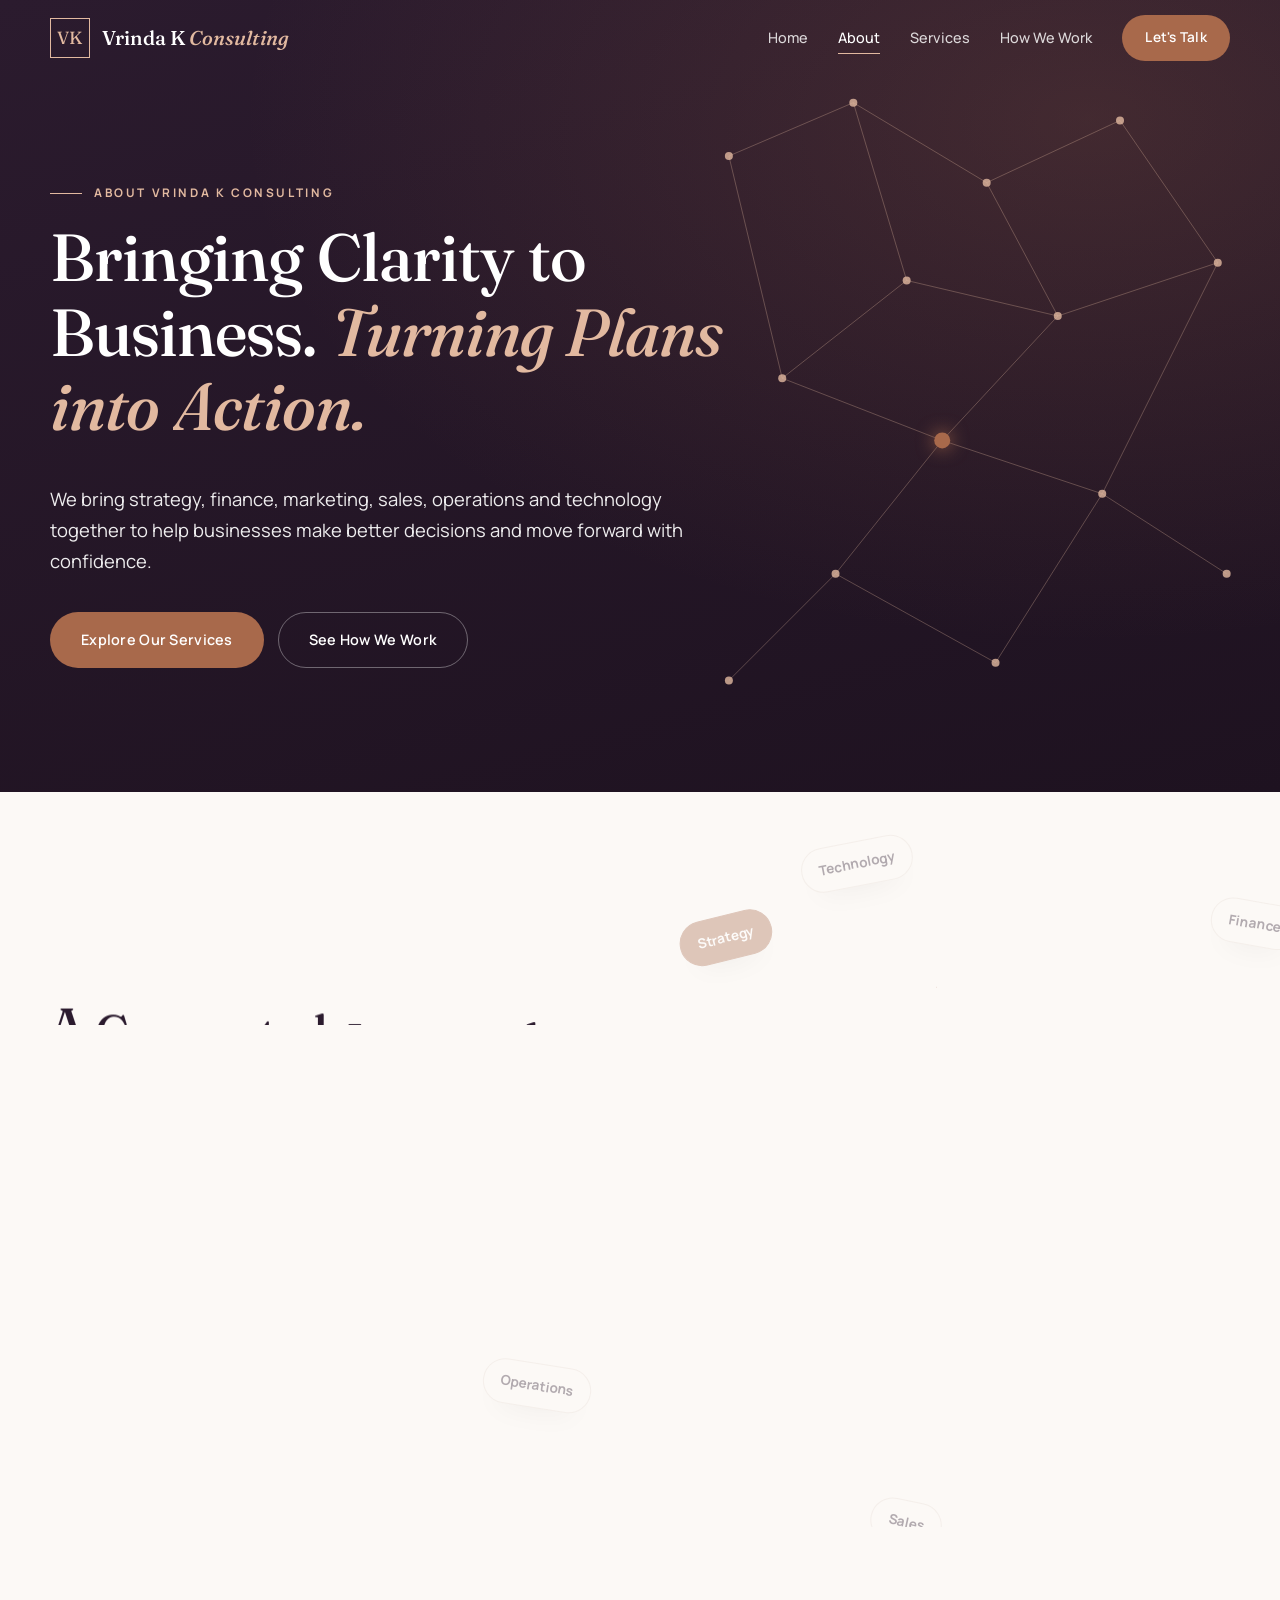
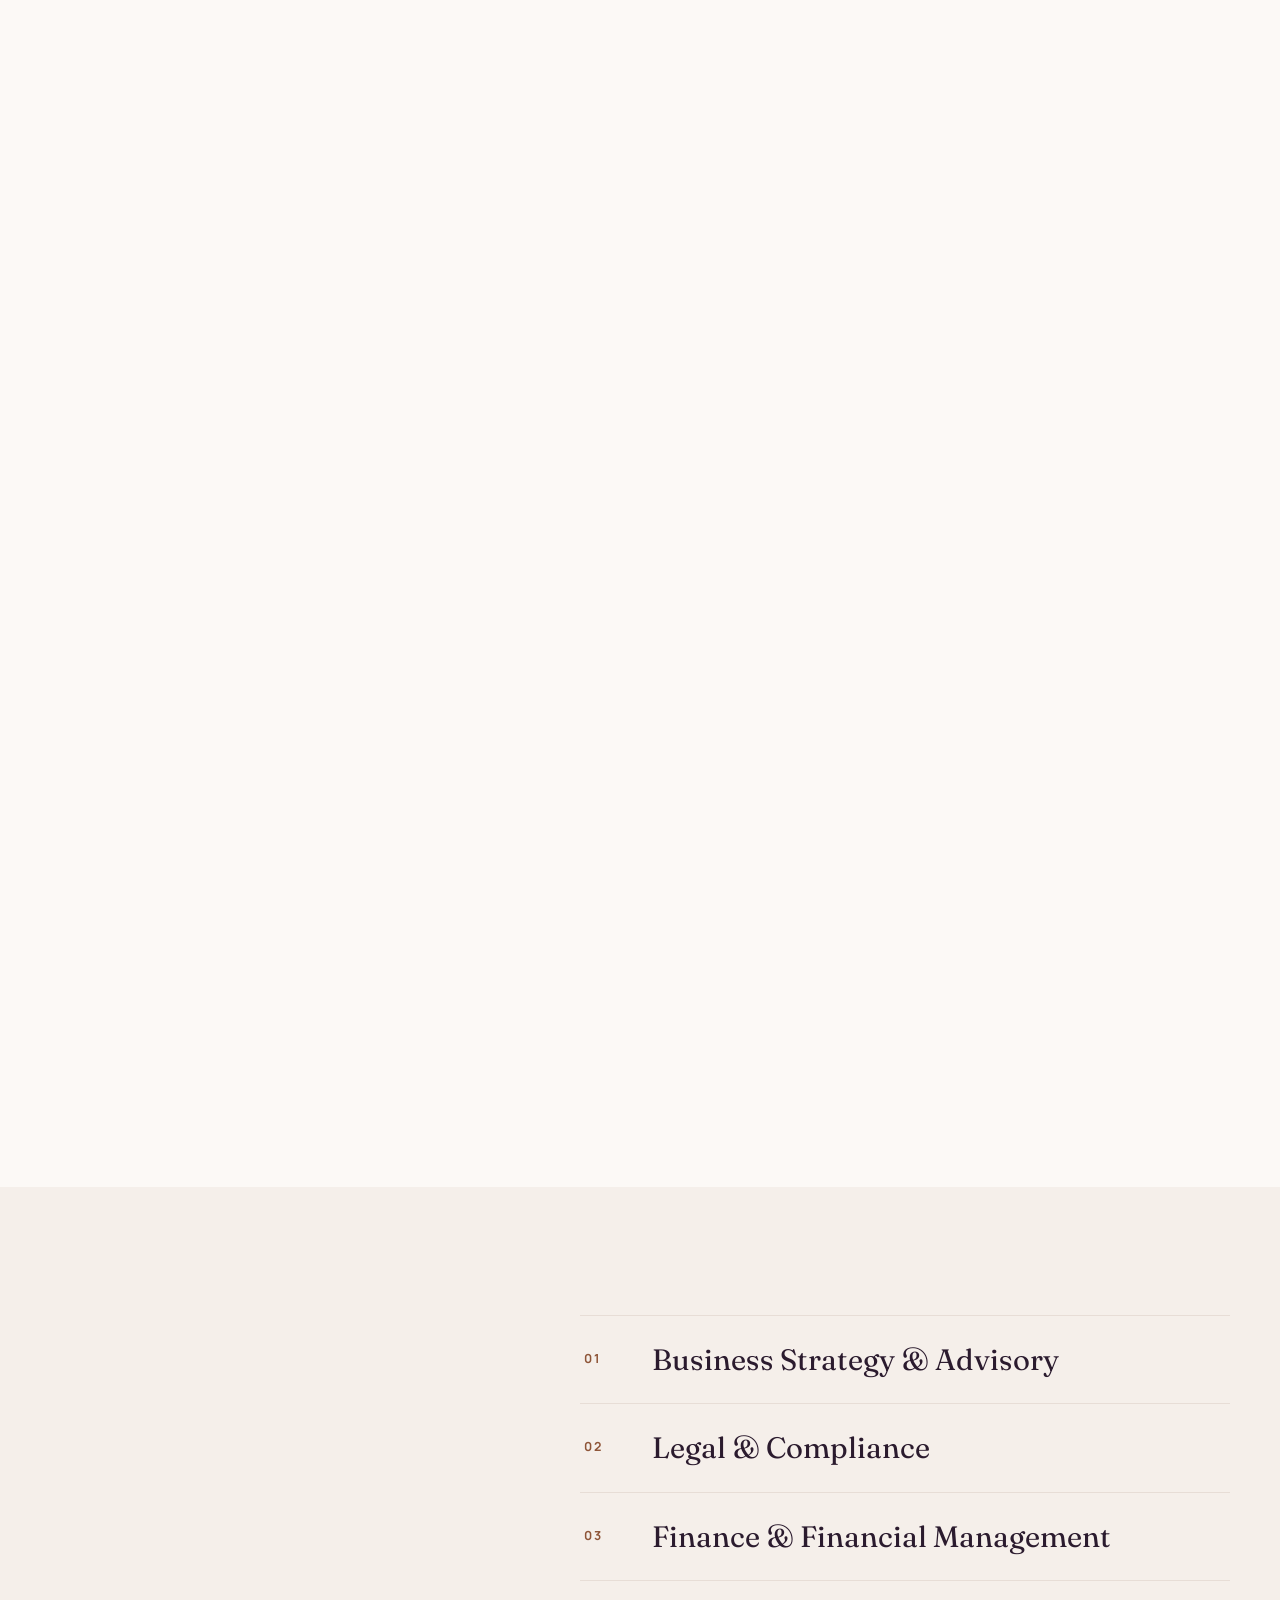
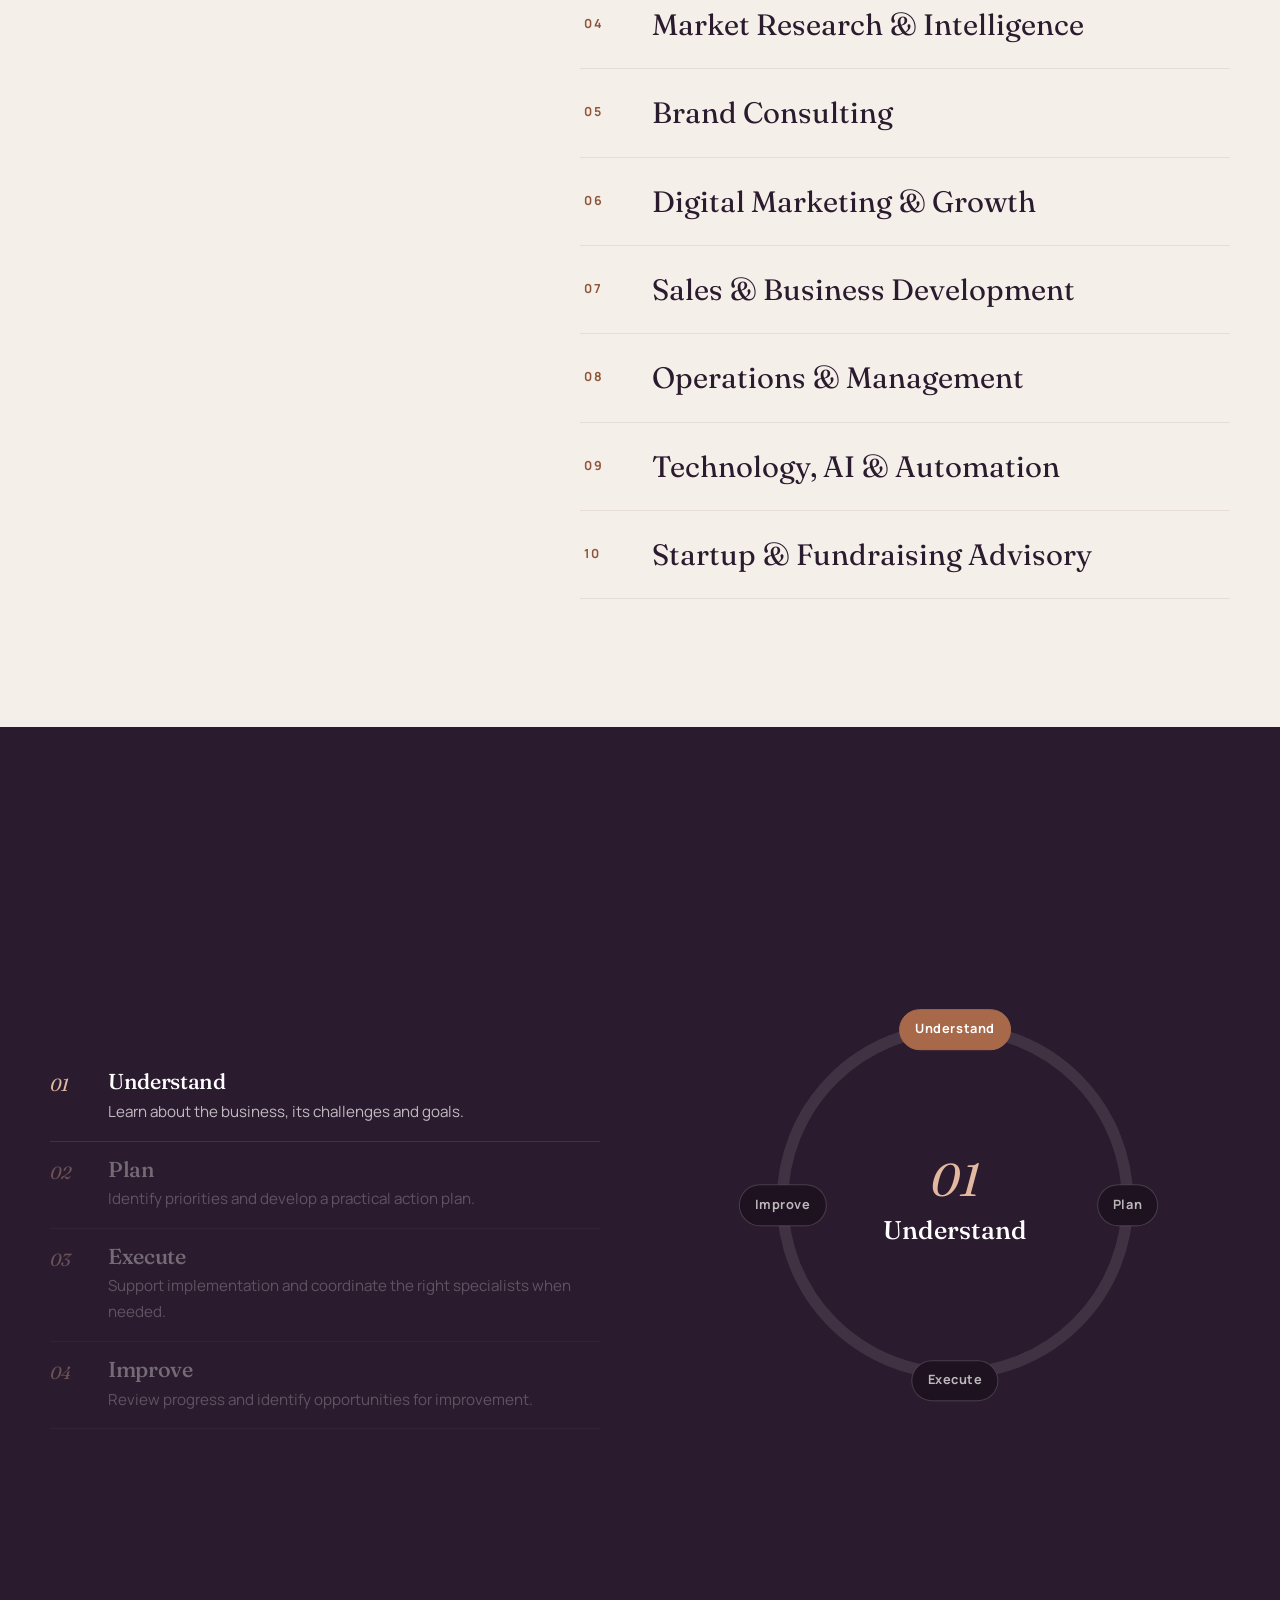
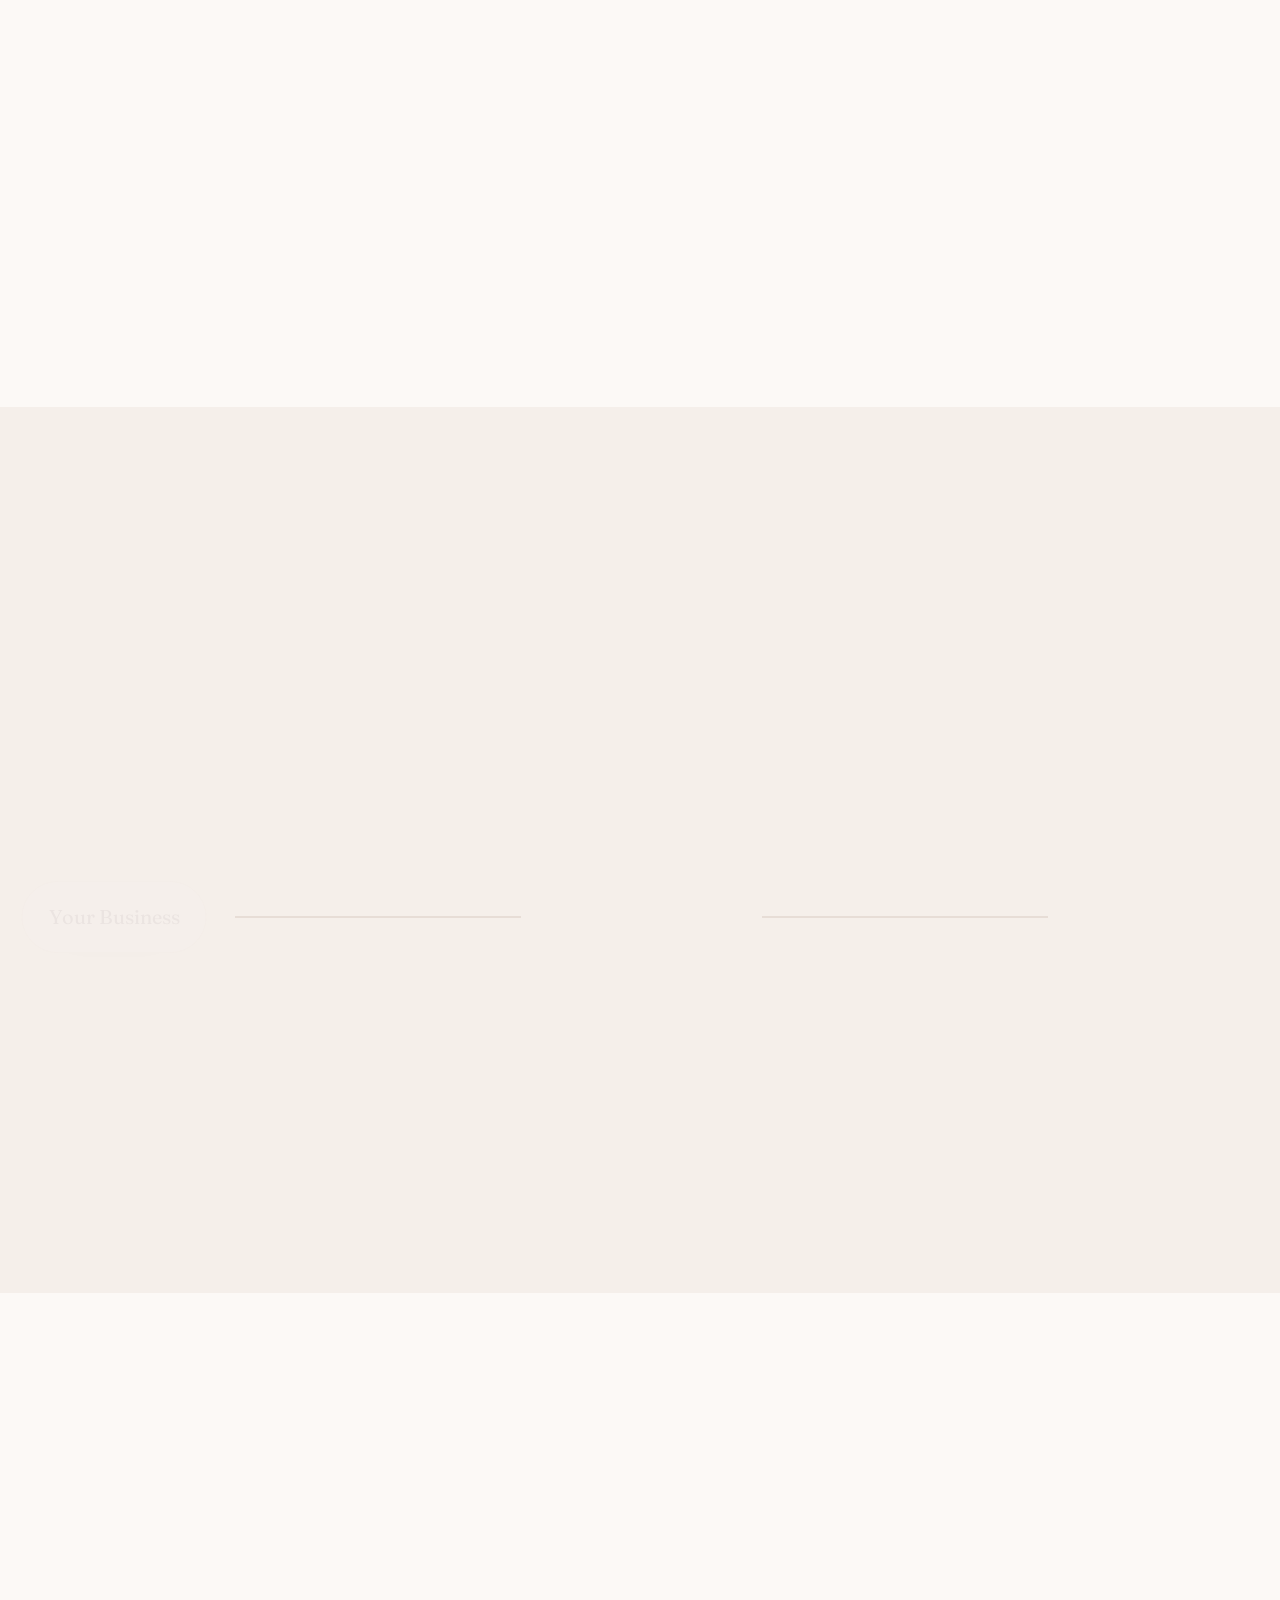
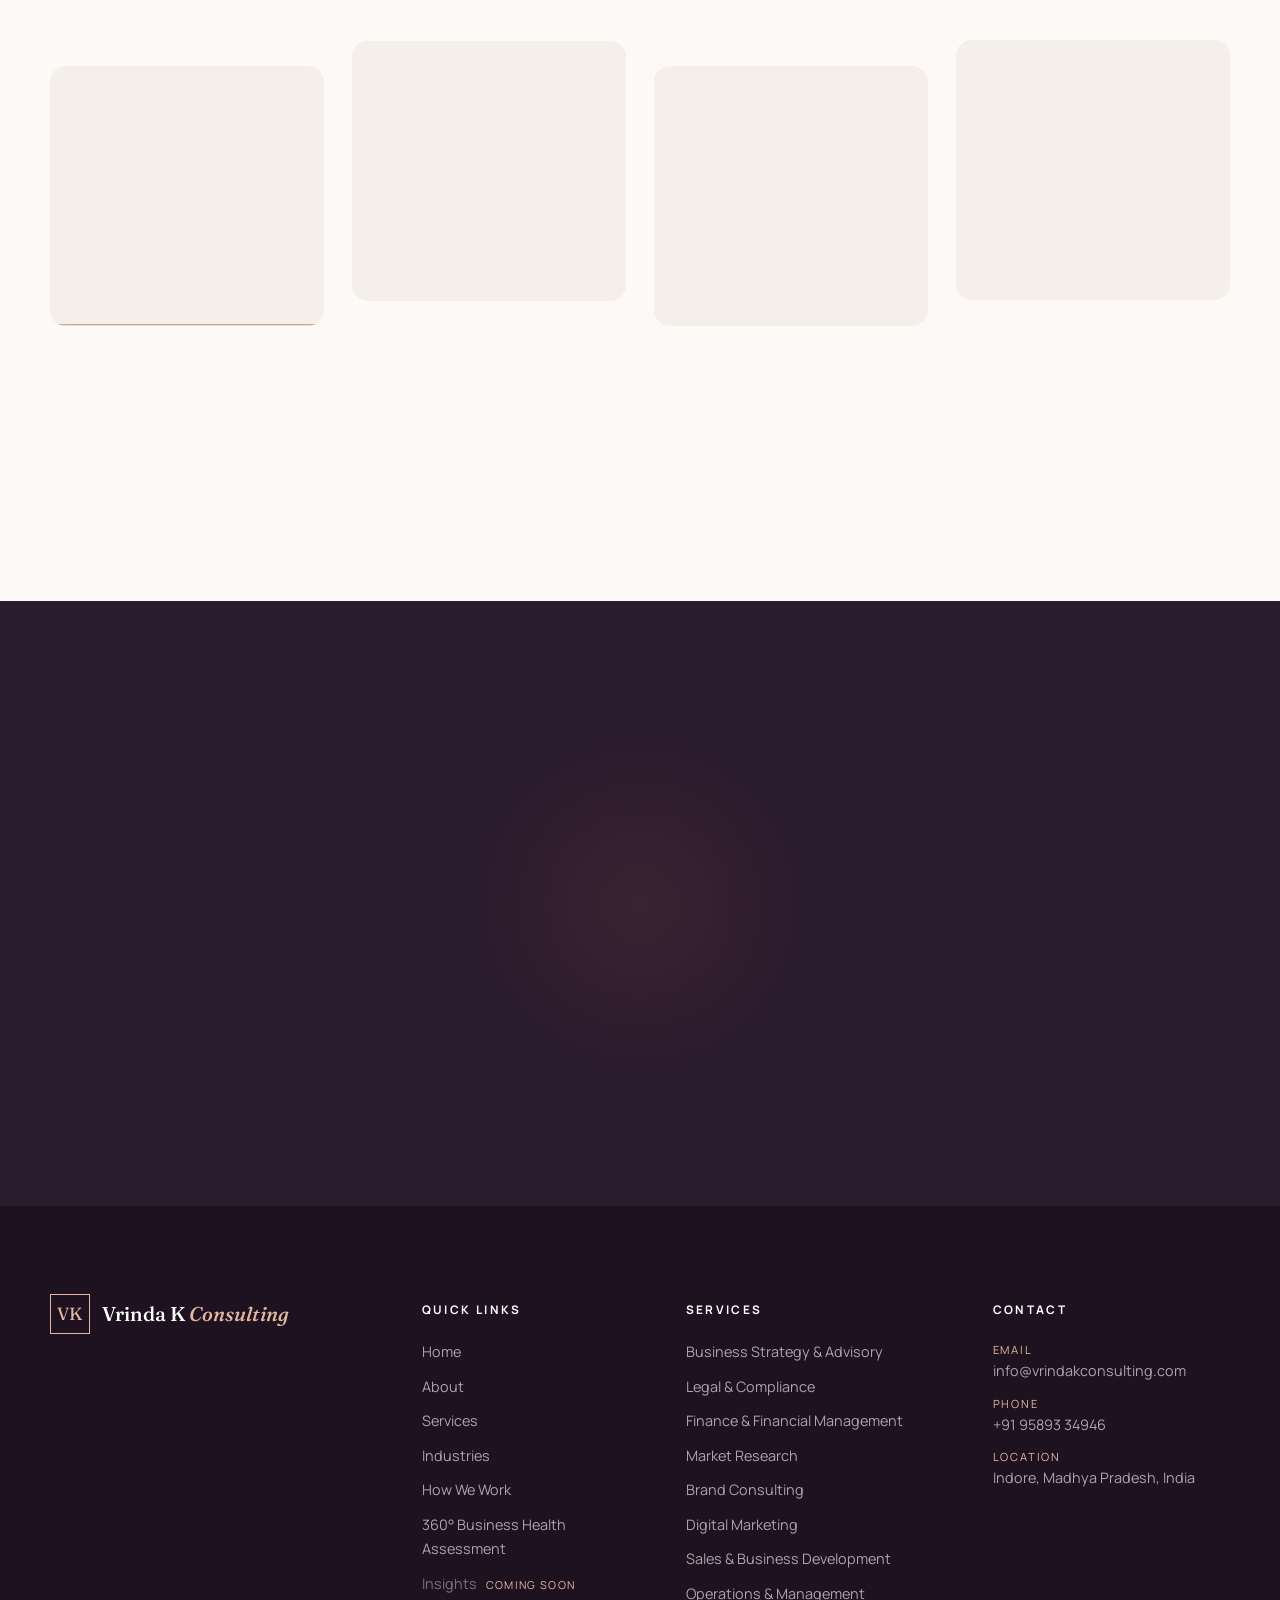
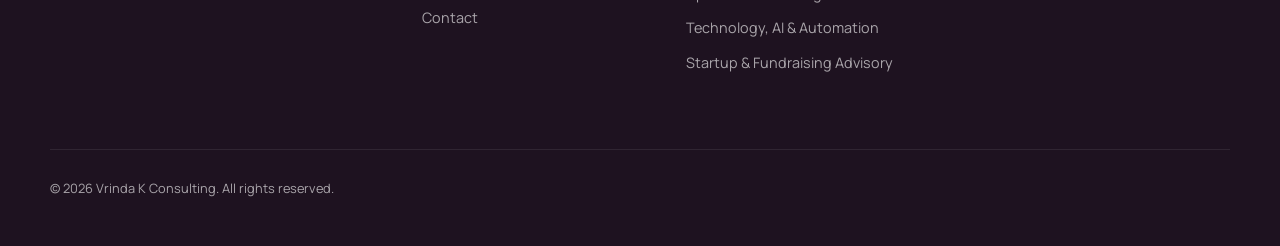
<file: about.html>
<!DOCTYPE html>
<html lang="en-IN">
<head>
  <meta charset="UTF-8">
  <meta name="viewport" content="width=device-width, initial-scale=1.0">
  <title>About | Vrinda K Consulting</title>
  <meta name="description" content="Vrinda K Consulting is an independent business consulting practice helping startups, SMEs and established businesses solve challenges, identify opportunities and build a clear path to growth.">
  <link rel="canonical" href="/about.html">
  <meta property="og:title" content="About Vrinda K Consulting">
  <meta property="og:description" content="Bringing clarity to business. Turning plans into action.">
  <meta property="og:type" content="website">
  <script>
    document.documentElement.classList.add('js');
    if ('scrollRestoration' in history) history.scrollRestoration = 'manual';
    try { if (sessionStorage.getItem('vk-nav')) document.documentElement.classList.add('nav-in'); } catch (e) {}
  </script>
  <link rel="preconnect" href="https://fonts.googleapis.com">
  <link rel="preconnect" href="https://fonts.gstatic.com" crossorigin>
  <link href="https://fonts.googleapis.com/css2?family=Fraunces:ital,opsz,wght@0,9..144,400;0,9..144,500;0,9..144,600;1,9..144,400;1,9..144,500&family=Manrope:wght@400;500;600;700&display=swap" rel="stylesheet">
  <link rel="stylesheet" href="styles.css?v=11">
  <link rel="stylesheet" href="pages.css?v=11">
</head>
<body data-page="about">

<div class="progress-bar" aria-hidden="true"></div>
<div class="journey-rail" aria-hidden="true">
  <span class="rail-num">01</span>
  <div class="rail-track"><div class="rail-fill"></div></div>
  <span class="rail-name">Overview</span>
</div>
<div class="chapter-pill" aria-hidden="true"><b>01</b><span>Overview</span></div>

<header class="site-header" id="top">
  <div class="container header-inner">
    <a href="index.html" class="logo" aria-label="Vrinda K Consulting home">
      <span class="logo-mark">VK</span>
      <span class="logo-text">Vrinda K <em>Consulting</em></span>
    </a>
    <button class="nav-toggle" aria-label="Open menu" aria-expanded="false" aria-controls="site-nav">
      <span></span><span></span><span></span>
    </button>
    <nav class="site-nav" id="site-nav" aria-label="Main">
      <a href="index.html">Home</a>
      <a href="about.html" aria-current="page">About</a>
      <a href="services.html">Services</a>
      <a href="how-we-work.html">How We Work</a>
      <a href="contact.html" class="btn btn-small btn-accent">Let's Talk</a>
    </nav>
  </div>
</header>

<main>

<!-- 01 HERO: scattered points connect into a network -->
<section class="page-hero tone-dark" data-chapter="Overview">
  <svg class="constellation" viewBox="0 0 1440 900" preserveAspectRatio="xMidYMid slice" aria-hidden="true"></svg>
  <div class="container">
    <p class="eyebrow">About Vrinda K Consulting</p>
    <h1 class="split">Bringing Clarity to Business. <em>Turning Plans into Action.</em></h1>
    <p class="lead" data-hero>We bring strategy, finance, marketing, sales, operations and technology together to help businesses make better decisions and move forward with confidence.</p>
    <div class="btn-row" data-hero>
      <a href="services.html" class="btn btn-accent">Explore Our Services</a>
      <a href="how-we-work.html" class="btn btn-ghost">See How We Work</a>
    </div>
  </div>
</section>

<!-- 02 WHO WE ARE: moving parts come together -->
<section class="section who" id="who" data-chapter="Who We Are">
  <div class="container split-cols align-center">
    <div>
      <p class="eyebrow" data-reveal>Who We Are</p>
      <h2 class="split">A Connected Approach to Business Consulting</h2>
      <p class="lead-dark" data-reveal>Running a business involves managing many moving parts. We help bring them together.</p>
      <p data-reveal>From business planning and financial management to marketing, sales, operations and technology, we offer consulting and implementation support based on each business's needs.</p>
      <p data-reveal>Our focus is simple: understand the business, identify what needs attention and recommend practical solutions that support long-term growth.</p>
    </div>
    <div class="converge" aria-hidden="true">
      <svg class="converge-ring" viewBox="0 0 400 400"><circle cx="200" cy="200" r="150" /></svg>
      <div class="converge-core"><span>Your</span><span>Business</span></div>
      <span class="part" style="--a:-90deg"><i>Strategy</i></span>
      <span class="part" style="--a:-30deg"><i>Finance</i></span>
      <span class="part" style="--a:30deg"><i>Marketing</i></span>
      <span class="part" style="--a:90deg"><i>Sales</i></span>
      <span class="part" style="--a:150deg"><i>Operations</i></span>
      <span class="part" style="--a:210deg"><i>Technology</i></span>
    </div>
  </div>
</section>

<!-- 03 WHAT WE DO: the ten areas -->
<section class="section tone-tint" id="what" data-chapter="Ten Areas">
  <div class="container what-grid">
    <div class="what-side">
      <p class="eyebrow" data-reveal>What We Do</p>
      <h2 class="split">Business Support Across Key Functions</h2>
      <p data-reveal>We work across ten core areas:</p>
      <p data-reveal>Each engagement is shaped around the client's business goals, priorities and requirements.</p>
      <a href="services.html" class="btn btn-dark" data-reveal>View All Services</a>
    </div>
    <ol class="spot-list">
      <li><a href="services.html#strategy"><span>01</span>Business Strategy &amp; Advisory<i>→</i></a></li>
      <li><a href="services.html#legal"><span>02</span>Legal &amp; Compliance<i>→</i></a></li>
      <li><a href="services.html#finance"><span>03</span>Finance &amp; Financial Management<i>→</i></a></li>
      <li><a href="services.html#research"><span>04</span>Market Research &amp; Intelligence<i>→</i></a></li>
      <li><a href="services.html#brand"><span>05</span>Brand Consulting<i>→</i></a></li>
      <li><a href="services.html#marketing"><span>06</span>Digital Marketing &amp; Growth<i>→</i></a></li>
      <li><a href="services.html#sales"><span>07</span>Sales &amp; Business Development<i>→</i></a></li>
      <li><a href="services.html#operations"><span>08</span>Operations &amp; Management<i>→</i></a></li>
      <li><a href="services.html#technology"><span>09</span>Technology, AI &amp; Automation<i>→</i></a></li>
      <li><a href="services.html#startup"><span>10</span>Startup &amp; Fundraising Advisory<i>→</i></a></li>
    </ol>
  </div>
</section>

<!-- 04 OUR APPROACH: a continuous loop -->
<section class="section tone-dark approach" id="approach" data-chapter="Approach">
  <div class="container approach-grid">
    <div class="approach-copy">
      <p class="eyebrow" data-reveal>Our Approach</p>
      <h2 class="split">Understand. Plan. <em>Execute. Improve.</em></h2>
      <ol class="cycle-list">
        <li><b>01</b><div><h3>Understand</h3><p>Learn about the business, its challenges and goals.</p></div></li>
        <li><b>02</b><div><h3>Plan</h3><p>Identify priorities and develop a practical action plan.</p></div></li>
        <li><b>03</b><div><h3>Execute</h3><p>Support implementation and coordinate the right specialists when needed.</p></div></li>
        <li><b>04</b><div><h3>Improve</h3><p>Review progress and identify opportunities for improvement.</p></div></li>
      </ol>
      <p class="approach-note" data-reveal>We focus on solutions that make sense for the business, its resources and its stage of growth.</p>
    </div>
    <div class="cycle" aria-hidden="true">
      <svg viewBox="0 0 400 400">
        <circle class="cycle-base" cx="200" cy="200" r="150" />
        <circle class="cycle-fill" cx="200" cy="200" r="150" />
        <circle class="cycle-dot" cx="200" cy="50" r="8" />
      </svg>
      <span class="cycle-node" style="--a:-90deg"><i>Understand</i></span>
      <span class="cycle-node" style="--a:0deg"><i>Plan</i></span>
      <span class="cycle-node" style="--a:90deg"><i>Execute</i></span>
      <span class="cycle-node" style="--a:180deg"><i>Improve</i></span>
      <div class="cycle-center"></div>
    </div>
  </div>
</section>

<!-- 05 HOW WE WORK: one partner bridges to the right specialists -->
<section class="section tone-tint" id="partner" data-chapter="One Partner">
  <div class="container">
    <div class="section-head">
      <p class="eyebrow" data-reveal>How We Work</p>
      <h2 class="split">One Consulting Partner. Access to the Right Expertise.</h2>
    </div>
    <div class="bridge" aria-hidden="true">
      <span class="b-node">Your Business</span>
      <span class="b-line"><i></i></span>
      <span class="b-node b-core">Vrinda K Consulting</span>
      <span class="b-line"><i></i></span>
      <div class="b-branch">
        <span class="b-spec"><i></i><b>Legal</b></span>
        <span class="b-spec"><i></i><b>Accounting</b></span>
        <span class="b-spec"><i></i><b>Tax &amp; Audit</b></span>
        <span class="b-spec"><i></i><b>Other specialists</b></span>
      </div>
    </div>
    <div class="split-cols partner-copy">
      <p data-reveal>We believe businesses should have access to the expertise they need without having to manage every requirement separately.</p>
      <p data-reveal>Vrinda K Consulting leads the consulting relationship, understands the requirements and coordinates suitable specialists where needed.</p>
    </div>
  </div>
</section>

<!-- 06 WHO WE WORK WITH: growth bars rise -->
<section class="section" id="stages" data-chapter="Stages">
  <div class="container">
    <div class="section-head">
      <p class="eyebrow" data-reveal>Who We Work With</p>
      <h2 class="split">Supporting Businesses at Every Stage</h2>
    </div>
    <div class="grow">
      <div class="grow-col" style="--h:34%"><div class="grow-bar"><i></i></div><span>Stage 01</span><h3>Startups</h3><p>Business planning, market validation and growth strategy.</p></div>
      <div class="grow-col" style="--h:56%"><div class="grow-bar"><i></i></div><span>Stage 02</span><h3>Small &amp; Medium Businesses</h3><p>Better systems, financial planning and business development.</p></div>
      <div class="grow-col" style="--h:78%"><div class="grow-bar"><i></i></div><span>Stage 03</span><h3>Growing Companies</h3><p>Expansion, performance improvement and operational support.</p></div>
      <div class="grow-col" style="--h:100%"><div class="grow-bar"><i></i></div><span>Stage 04</span><h3>Established Businesses</h3><p>Strategic projects, process improvement and business transformation.</p></div>
    </div>
  </div>
</section>

<!-- 07 CLOSING -->
<section class="section tone-dark cta" id="start" data-chapter="Next Step">
  <div class="cta-orb" aria-hidden="true"></div>
  <div class="container cta-inner">
    <h2 class="split">Let's Find the Right Way Forward <em>for Your Business.</em></h2>
    <p data-reveal>Whether you are starting something new, solving a business challenge or preparing for growth, we're here to help you take the next step with clarity.</p>
    <div class="btn-row center-row" data-reveal>
      <a href="contact.html" class="btn btn-accent">Let's Discuss Your Business</a>
    </div>
  </div>
</section>

</main>

<!-- ============ FOOTER (shared across pages) ============ -->
<footer class="site-footer">
  <div class="container footer-grid">
    <div class="footer-brand">
      <a href="index.html" class="logo">
        <span class="logo-mark">VK</span>
        <span class="logo-text">Vrinda K <em>Consulting</em></span>
      </a>
    </div>
    <div>
      <h4>Quick Links</h4>
      <ul>
        <li><a href="index.html">Home</a></li>
        <li><a href="about.html">About</a></li>
        <li><a href="services.html">Services</a></li>
        <li><a href="index.html#industries">Industries</a></li>
        <li><a href="how-we-work.html">How We Work</a></li>
        <li><a href="index.html#assessment">360° Business Health Assessment</a></li>
        <li><span class="soon">Insights <small>Coming soon</small></span></li>
        <li><a href="contact.html">Contact</a></li>
      </ul>
    </div>
    <div>
      <h4>Services</h4>
      <ul>
        <li><a href="services.html#strategy">Business Strategy &amp; Advisory</a></li>
        <li><a href="services.html#legal">Legal &amp; Compliance</a></li>
        <li><a href="services.html#finance">Finance &amp; Financial Management</a></li>
        <li><a href="services.html#research">Market Research</a></li>
        <li><a href="services.html#brand">Brand Consulting</a></li>
        <li><a href="services.html#marketing">Digital Marketing</a></li>
        <li><a href="services.html#sales">Sales &amp; Business Development</a></li>
        <li><a href="services.html#operations">Operations &amp; Management</a></li>
        <li><a href="services.html#technology">Technology, AI &amp; Automation</a></li>
        <li><a href="services.html#startup">Startup &amp; Fundraising Advisory</a></li>
      </ul>
    </div>
    <div>
      <h4>Contact</h4>
      <ul class="contact-list">
        <li><span>Email</span><a href="mailto:info@vrindakconsulting.com">info@vrindakconsulting.com</a></li>
        <li><span>Phone</span><a href="tel:+919589334946">+91 95893 34946</a></li>
        <li><span>Location</span>Indore, Madhya Pradesh, India</li>
      </ul>
    </div>
  </div>
  <div class="container footer-bottom">
    <p>© <span id="year">2026</span> Vrinda K Consulting. All rights reserved.</p>
  </div>
</footer>

<script src="vendor/gsap.min.js"></script>
<script src="vendor/ScrollTrigger.min.js"></script>
<script src="vendor/lenis.min.js"></script>
<script src="js/core.js?v=11"></script>
<script src="js/pages.js?v=11"></script>
</body>
</html>
</file>
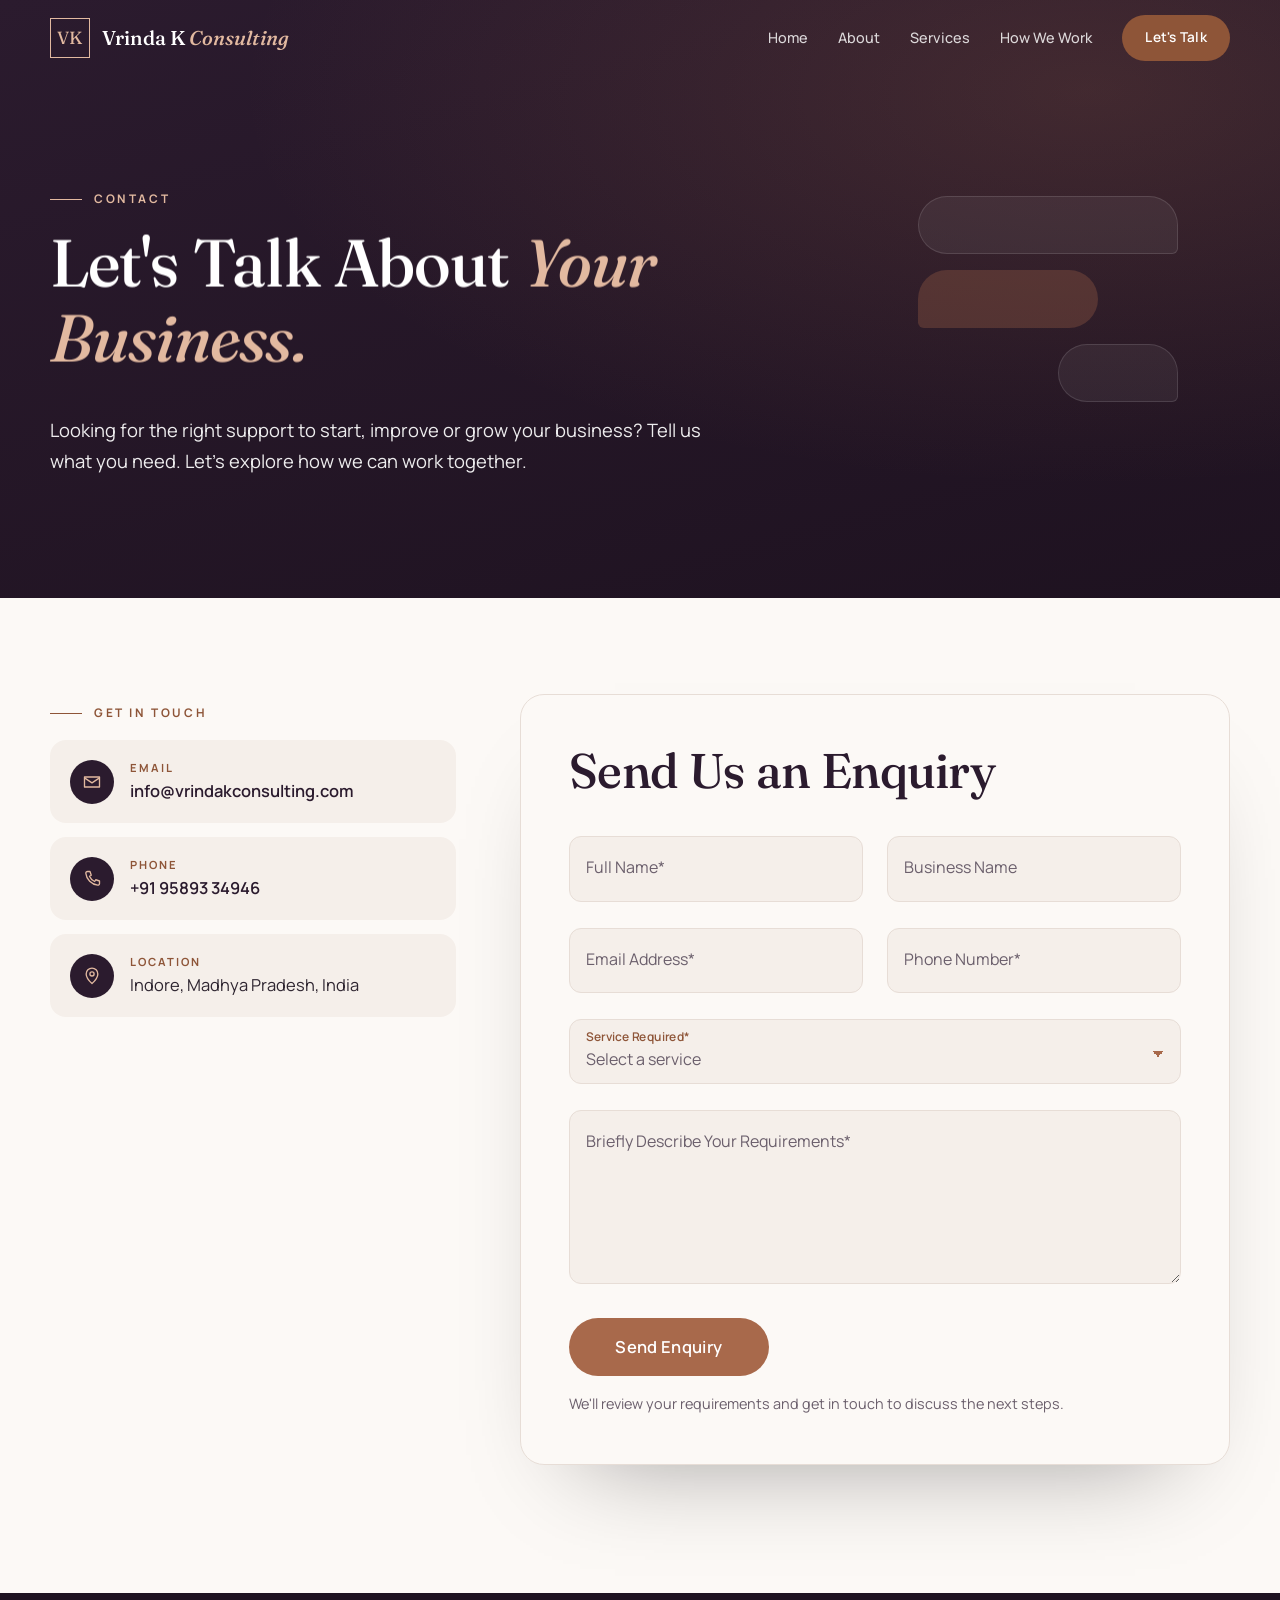
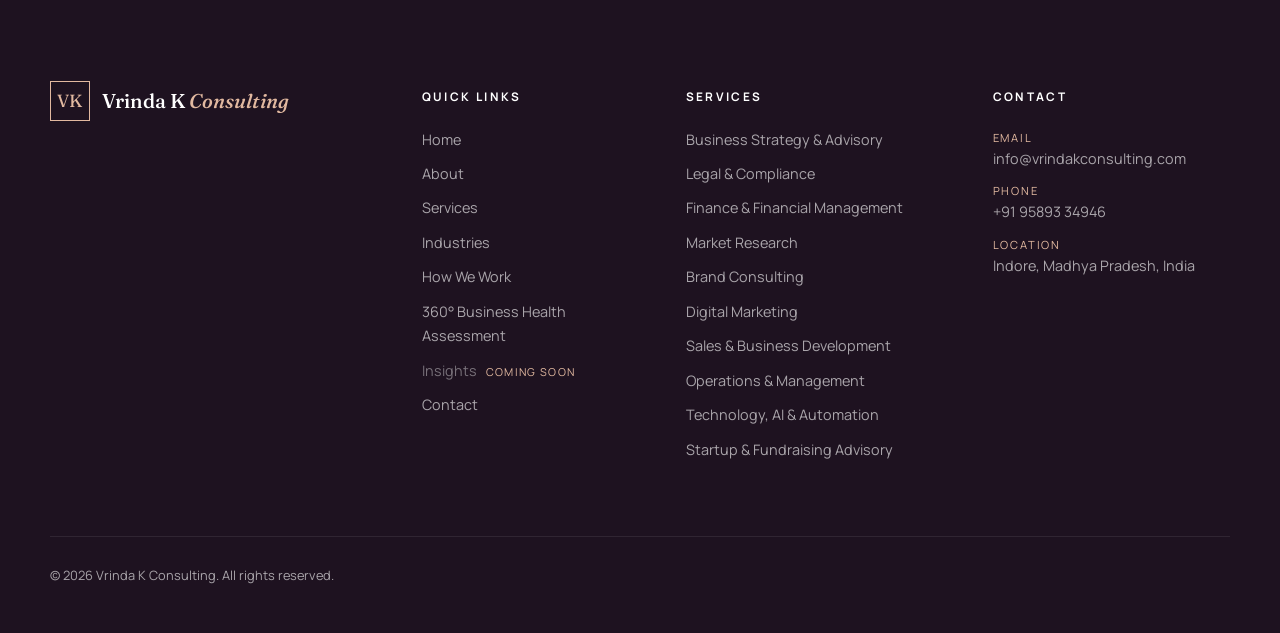
<file: contact.html>
<!DOCTYPE html>
<html lang="en-IN">
<head>
  <meta charset="UTF-8">
  <meta name="viewport" content="width=device-width, initial-scale=1.0">
  <title>Contact | Vrinda K Consulting</title>
  <meta name="description" content="Talk to Vrinda K Consulting about starting, improving or growing your business. Indore, Madhya Pradesh, India.">
  <link rel="canonical" href="/contact.html">
  <meta property="og:title" content="Contact | Vrinda K Consulting">
  <meta property="og:description" content="Let's talk about your business.">
  <meta property="og:type" content="website">
  <script>
    document.documentElement.classList.add('js');
    if ('scrollRestoration' in history) history.scrollRestoration = 'manual';
    try { if (sessionStorage.getItem('vk-nav')) document.documentElement.classList.add('nav-in'); } catch (e) {}
  </script>
  <link rel="preconnect" href="https://fonts.googleapis.com">
  <link rel="preconnect" href="https://fonts.gstatic.com" crossorigin>
  <link href="https://fonts.googleapis.com/css2?family=Fraunces:ital,opsz,wght@0,9..144,400;0,9..144,500;0,9..144,600;1,9..144,400;1,9..144,500&family=Manrope:wght@400;500;600;700&display=swap" rel="stylesheet">
  <link rel="stylesheet" href="styles.css?v=11">
  <link rel="stylesheet" href="pages.css?v=11">
</head>
<body data-page="contact">

<div class="progress-bar" aria-hidden="true"></div>
<div class="journey-rail" aria-hidden="true">
  <span class="rail-num">01</span>
  <div class="rail-track"><div class="rail-fill"></div></div>
  <span class="rail-name">Let's Talk</span>
</div>
<div class="chapter-pill" aria-hidden="true"><b>01</b><span>Let's Talk</span></div>

<header class="site-header" id="top">
  <div class="container header-inner">
    <a href="index.html" class="logo" aria-label="Vrinda K Consulting home">
      <span class="logo-mark">VK</span>
      <span class="logo-text">Vrinda K <em>Consulting</em></span>
    </a>
    <button class="nav-toggle" aria-label="Open menu" aria-expanded="false" aria-controls="site-nav">
      <span></span><span></span><span></span>
    </button>
    <nav class="site-nav" id="site-nav" aria-label="Main">
      <a href="index.html">Home</a>
      <a href="about.html">About</a>
      <a href="services.html">Services</a>
      <a href="how-we-work.html">How We Work</a>
      <a href="contact.html" class="btn btn-small btn-accent" aria-current="page">Let's Talk</a>
    </nav>
  </div>
</header>

<main>

<!-- 01 HERO: an open conversation -->
<section class="page-hero page-hero-compact tone-dark" data-chapter="Let's Talk">
  <div class="talk-bubbles" aria-hidden="true"><span></span><span></span><span></span></div>
  <div class="container">
    <p class="eyebrow">Contact</p>
    <h1 class="split">Let's Talk About <em>Your Business.</em></h1>
    <p class="lead" data-hero>Looking for the right support to start, improve or grow your business? Tell us what you need. Let's explore how we can work together.</p>
  </div>
</section>

<!-- 02 ENQUIRY -->
<section class="section enquiry-sec" id="enquiry" data-chapter="Enquiry">
  <div class="container enquiry-grid">

    <aside class="get-in-touch">
      <p class="eyebrow" data-reveal>Get in Touch</p>
      <ul class="touch-list" data-stagger>
        <li>
          <span class="touch-icon" aria-hidden="true"><svg viewBox="0 0 24 24"><path d="M3 6h18v12H3z" /><path d="m3 7 9 6 9-6" /></svg></span>
          <span><small>Email</small><a href="mailto:info@vrindakconsulting.com">info@vrindakconsulting.com</a></span>
        </li>
        <li>
          <span class="touch-icon" aria-hidden="true"><svg viewBox="0 0 24 24"><path d="M6.6 3h3l1.5 4.5-2.1 1.3a11 11 0 0 0 6.2 6.2l1.3-2.1L21 14.4v3a2 2 0 0 1-2.2 2A16 16 0 0 1 4.6 5.2 2 2 0 0 1 6.6 3z" /></svg></span>
          <span><small>Phone</small><a href="tel:+919589334946">+91 95893 34946</a></span>
        </li>
        <li>
          <span class="touch-icon" aria-hidden="true"><svg viewBox="0 0 24 24"><path d="M12 21s-7-6.2-7-11.5a7 7 0 0 1 14 0C19 14.8 12 21 12 21z" /><circle cx="12" cy="9.5" r="2.5" /></svg></span>
          <span><small>Location</small>Indore, Madhya Pradesh, India</span>
        </li>
      </ul>
      <p class="touch-sign" data-reveal>Let's build something meaningful together.</p>
    </aside>

    <div class="form-card">
      <h2 class="form-title split">Send Us an Enquiry</h2>
      <!-- To receive enquiries without the visitor's email app, set data-endpoint to a form service URL (e.g. Formspree). -->
      <form class="enquiry" novalidate data-endpoint="" data-to="info@vrindakconsulting.com">
        <div class="hp" aria-hidden="true"><label>Leave this empty <input type="text" name="company_site" tabindex="-1" autocomplete="off"></label></div>
        <div class="field-row">
          <div class="field">
            <input id="f-name" name="name" type="text" required autocomplete="name" placeholder=" ">
            <label for="f-name">Full Name*</label>
            <small class="err">Please enter your full name.</small>
          </div>
          <div class="field">
            <input id="f-business" name="business" type="text" autocomplete="organization" placeholder=" ">
            <label for="f-business">Business Name</label>
          </div>
        </div>
        <div class="field-row">
          <div class="field">
            <input id="f-email" name="email" type="email" required autocomplete="email" placeholder=" ">
            <label for="f-email">Email Address*</label>
            <small class="err">Please enter a valid email address.</small>
          </div>
          <div class="field">
            <input id="f-phone" name="phone" type="tel" required autocomplete="tel" placeholder=" " pattern="[+0-9 ()\-]{8,20}">
            <label for="f-phone">Phone Number*</label>
            <small class="err">Please enter a valid phone number.</small>
          </div>
        </div>
        <div class="field field-select">
          <select id="f-service" name="service" required>
            <option value="" selected disabled>Select a service</option>
            <option value="assessment">360° Business Health Assessment</option>
            <option value="strategy">Business Strategy &amp; Advisory</option>
            <option value="legal">Legal &amp; Compliance</option>
            <option value="finance">Finance &amp; Financial Management</option>
            <option value="research">Market Research &amp; Intelligence</option>
            <option value="brand">Brand Consulting</option>
            <option value="marketing">Digital Marketing &amp; Growth</option>
            <option value="sales">Sales &amp; Business Development</option>
            <option value="operations">Operations &amp; Management</option>
            <option value="technology">Technology, AI &amp; Automation</option>
            <option value="startup">Startup &amp; Fundraising Advisory</option>
            <option value="unsure">Not sure yet</option>
          </select>
          <label for="f-service">Service Required*</label>
          <small class="err">Please choose a service, or "Not sure yet".</small>
        </div>
        <div class="field">
          <textarea id="f-message" name="message" rows="5" required minlength="10" placeholder=" "></textarea>
          <label for="f-message">Briefly Describe Your Requirements*</label>
          <small class="err">Please tell us a little about what you need.</small>
        </div>
        <button class="btn btn-accent btn-submit" type="submit"><span>Send Enquiry</span></button>
        <p class="form-hint">We'll review your requirements and get in touch to discuss the next steps.</p>
        <p class="form-error" role="alert" hidden></p>
      </form>
      <div class="form-success" role="status" hidden>
        <svg viewBox="0 0 52 52" aria-hidden="true"><circle cx="26" cy="26" r="24" /><path d="M15 27l7 7 15-16" /></svg>
        <h3>Thank you.</h3>
        <p class="success-msg">We'll review your requirements and get in touch to discuss the next steps.</p>
        <button type="button" class="link-arrow success-reset">Send another enquiry</button>
      </div>
    </div>

  </div>
</section>

</main>

<!-- ============ FOOTER (shared across pages) ============ -->
<footer class="site-footer">
  <div class="container footer-grid">
    <div class="footer-brand">
      <a href="index.html" class="logo">
        <span class="logo-mark">VK</span>
        <span class="logo-text">Vrinda K <em>Consulting</em></span>
      </a>
    </div>
    <div>
      <h4>Quick Links</h4>
      <ul>
        <li><a href="index.html">Home</a></li>
        <li><a href="about.html">About</a></li>
        <li><a href="services.html">Services</a></li>
        <li><a href="index.html#industries">Industries</a></li>
        <li><a href="how-we-work.html">How We Work</a></li>
        <li><a href="index.html#assessment">360° Business Health Assessment</a></li>
        <li><span class="soon">Insights <small>Coming soon</small></span></li>
        <li><a href="contact.html">Contact</a></li>
      </ul>
    </div>
    <div>
      <h4>Services</h4>
      <ul>
        <li><a href="services.html#strategy">Business Strategy &amp; Advisory</a></li>
        <li><a href="services.html#legal">Legal &amp; Compliance</a></li>
        <li><a href="services.html#finance">Finance &amp; Financial Management</a></li>
        <li><a href="services.html#research">Market Research</a></li>
        <li><a href="services.html#brand">Brand Consulting</a></li>
        <li><a href="services.html#marketing">Digital Marketing</a></li>
        <li><a href="services.html#sales">Sales &amp; Business Development</a></li>
        <li><a href="services.html#operations">Operations &amp; Management</a></li>
        <li><a href="services.html#technology">Technology, AI &amp; Automation</a></li>
        <li><a href="services.html#startup">Startup &amp; Fundraising Advisory</a></li>
      </ul>
    </div>
    <div>
      <h4>Contact</h4>
      <ul class="contact-list">
        <li><span>Email</span><a href="mailto:info@vrindakconsulting.com">info@vrindakconsulting.com</a></li>
        <li><span>Phone</span><a href="tel:+919589334946">+91 95893 34946</a></li>
        <li><span>Location</span>Indore, Madhya Pradesh, India</li>
      </ul>
    </div>
  </div>
  <div class="container footer-bottom">
    <p>© <span id="year">2026</span> Vrinda K Consulting. All rights reserved.</p>
  </div>
</footer>

<script src="vendor/gsap.min.js"></script>
<script src="vendor/ScrollTrigger.min.js"></script>
<script src="vendor/lenis.min.js"></script>
<script src="js/core.js?v=11"></script>
<script src="js/pages.js?v=11"></script>
</body>
</html>
</file>
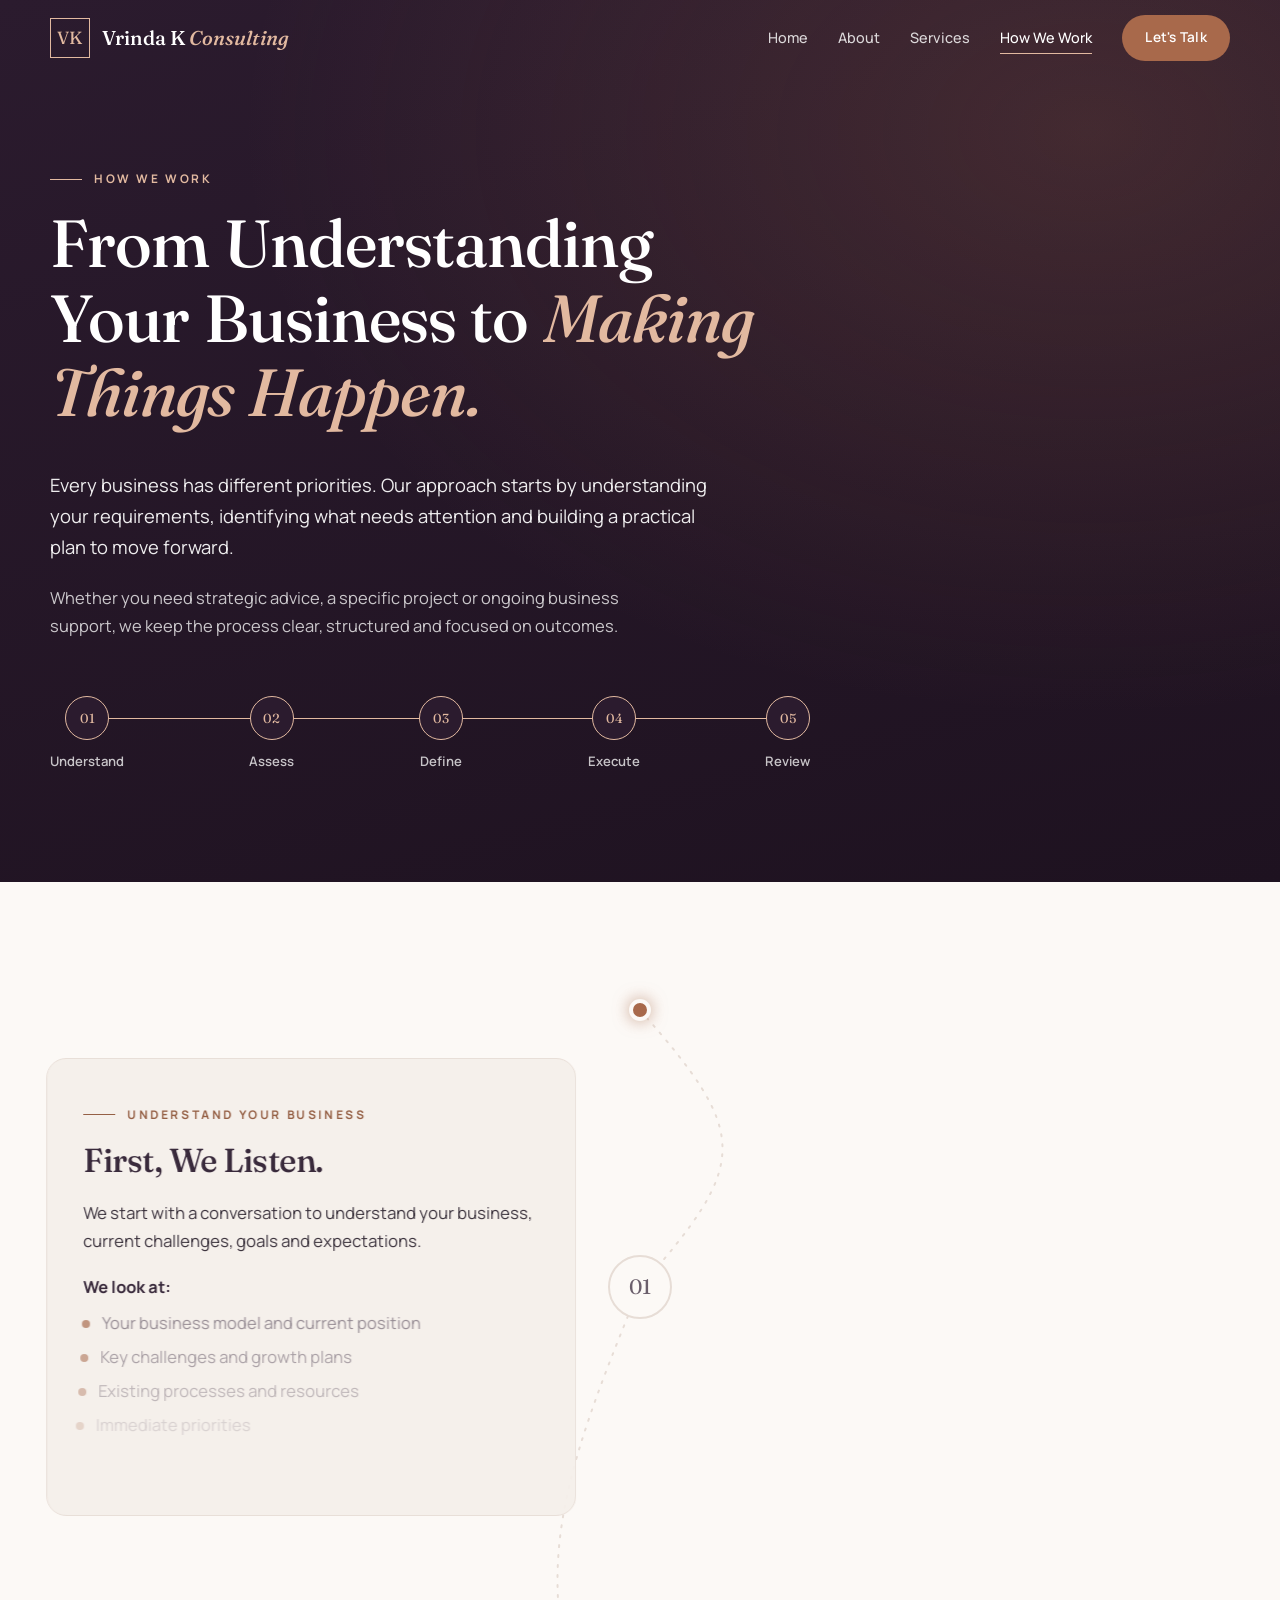
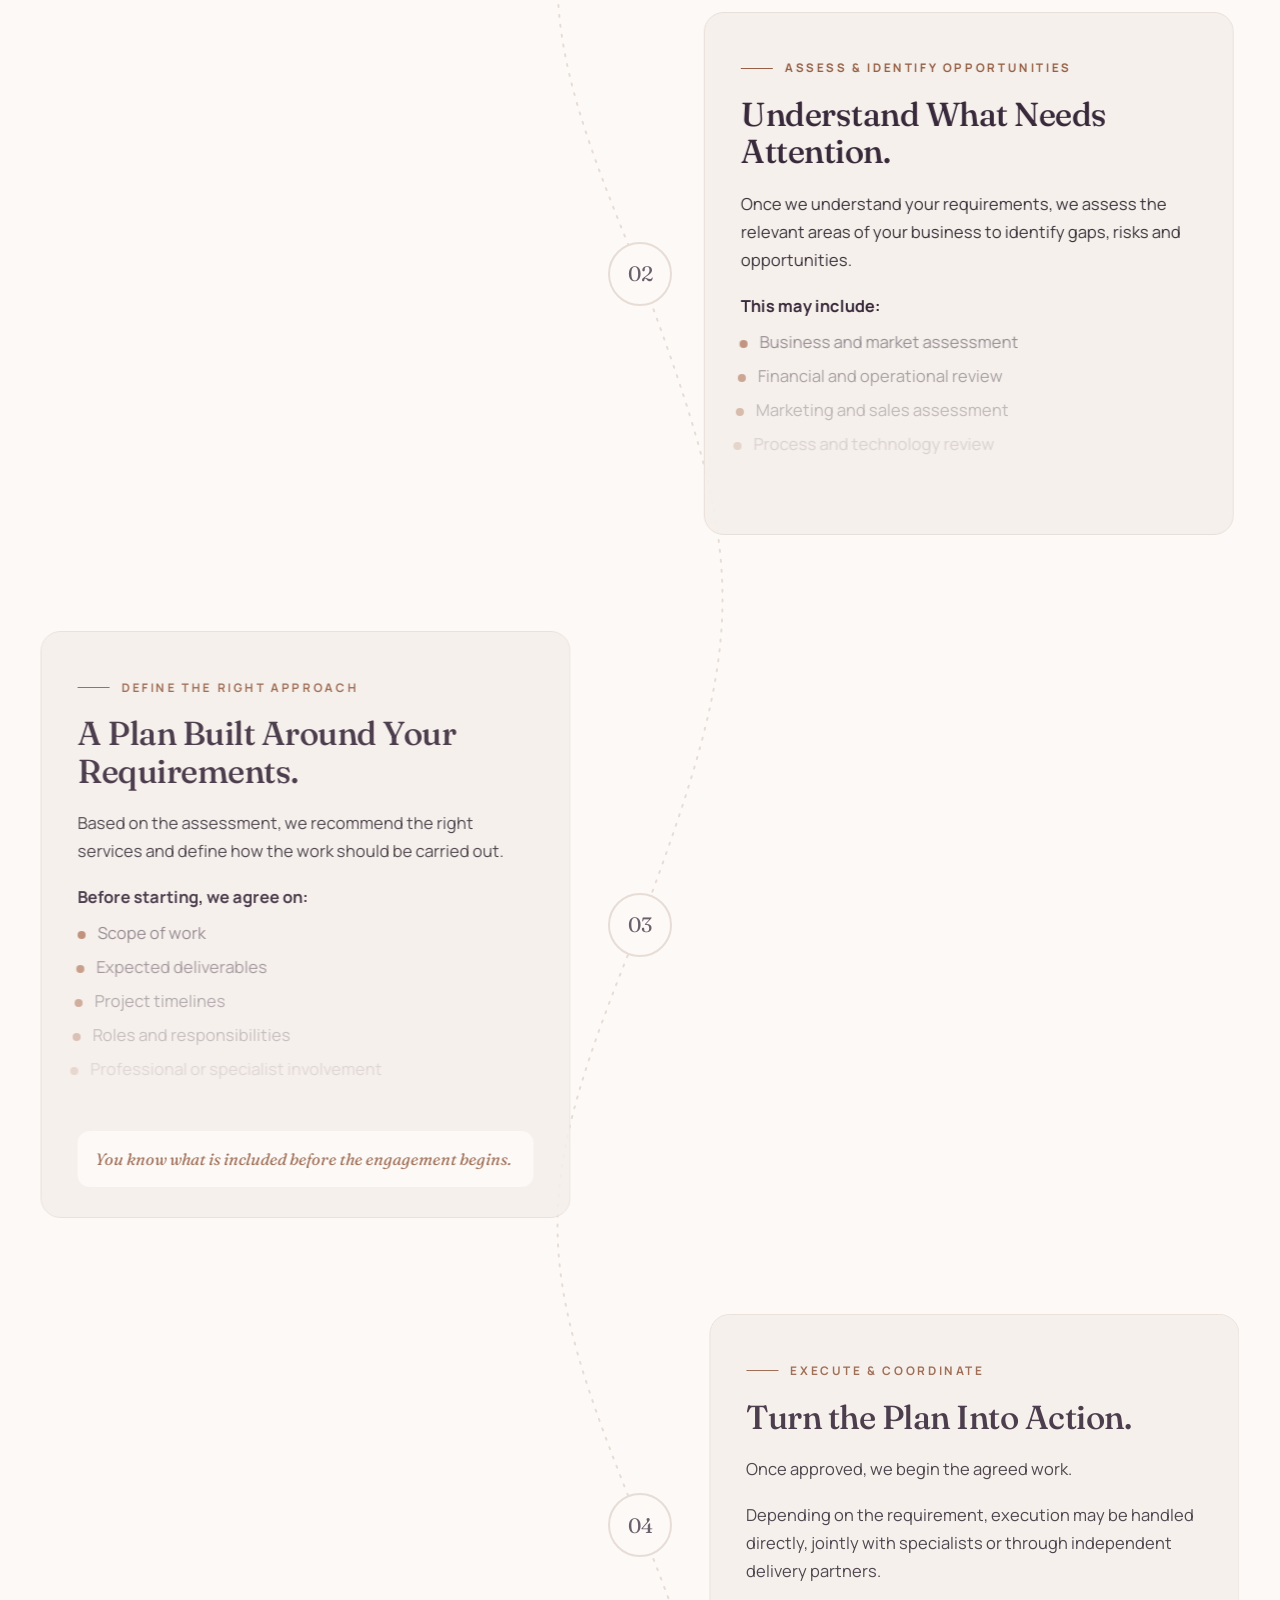
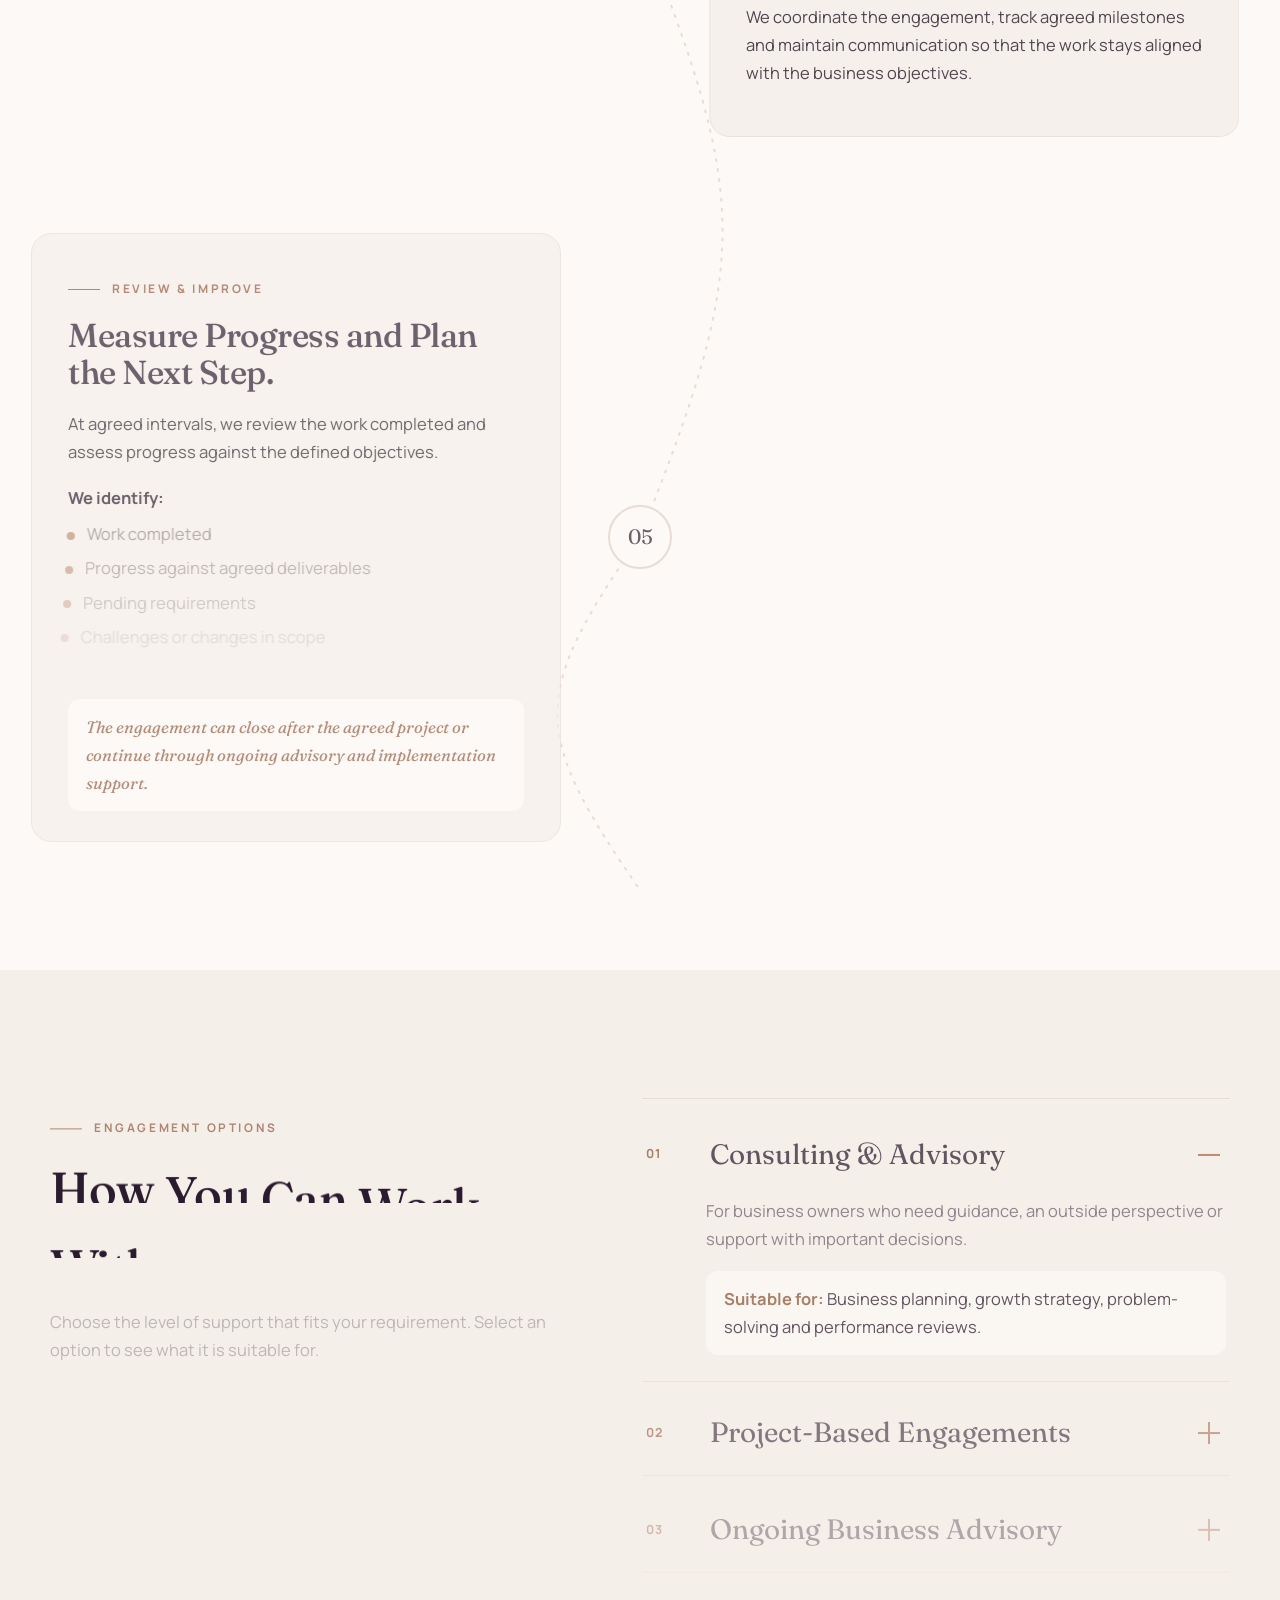
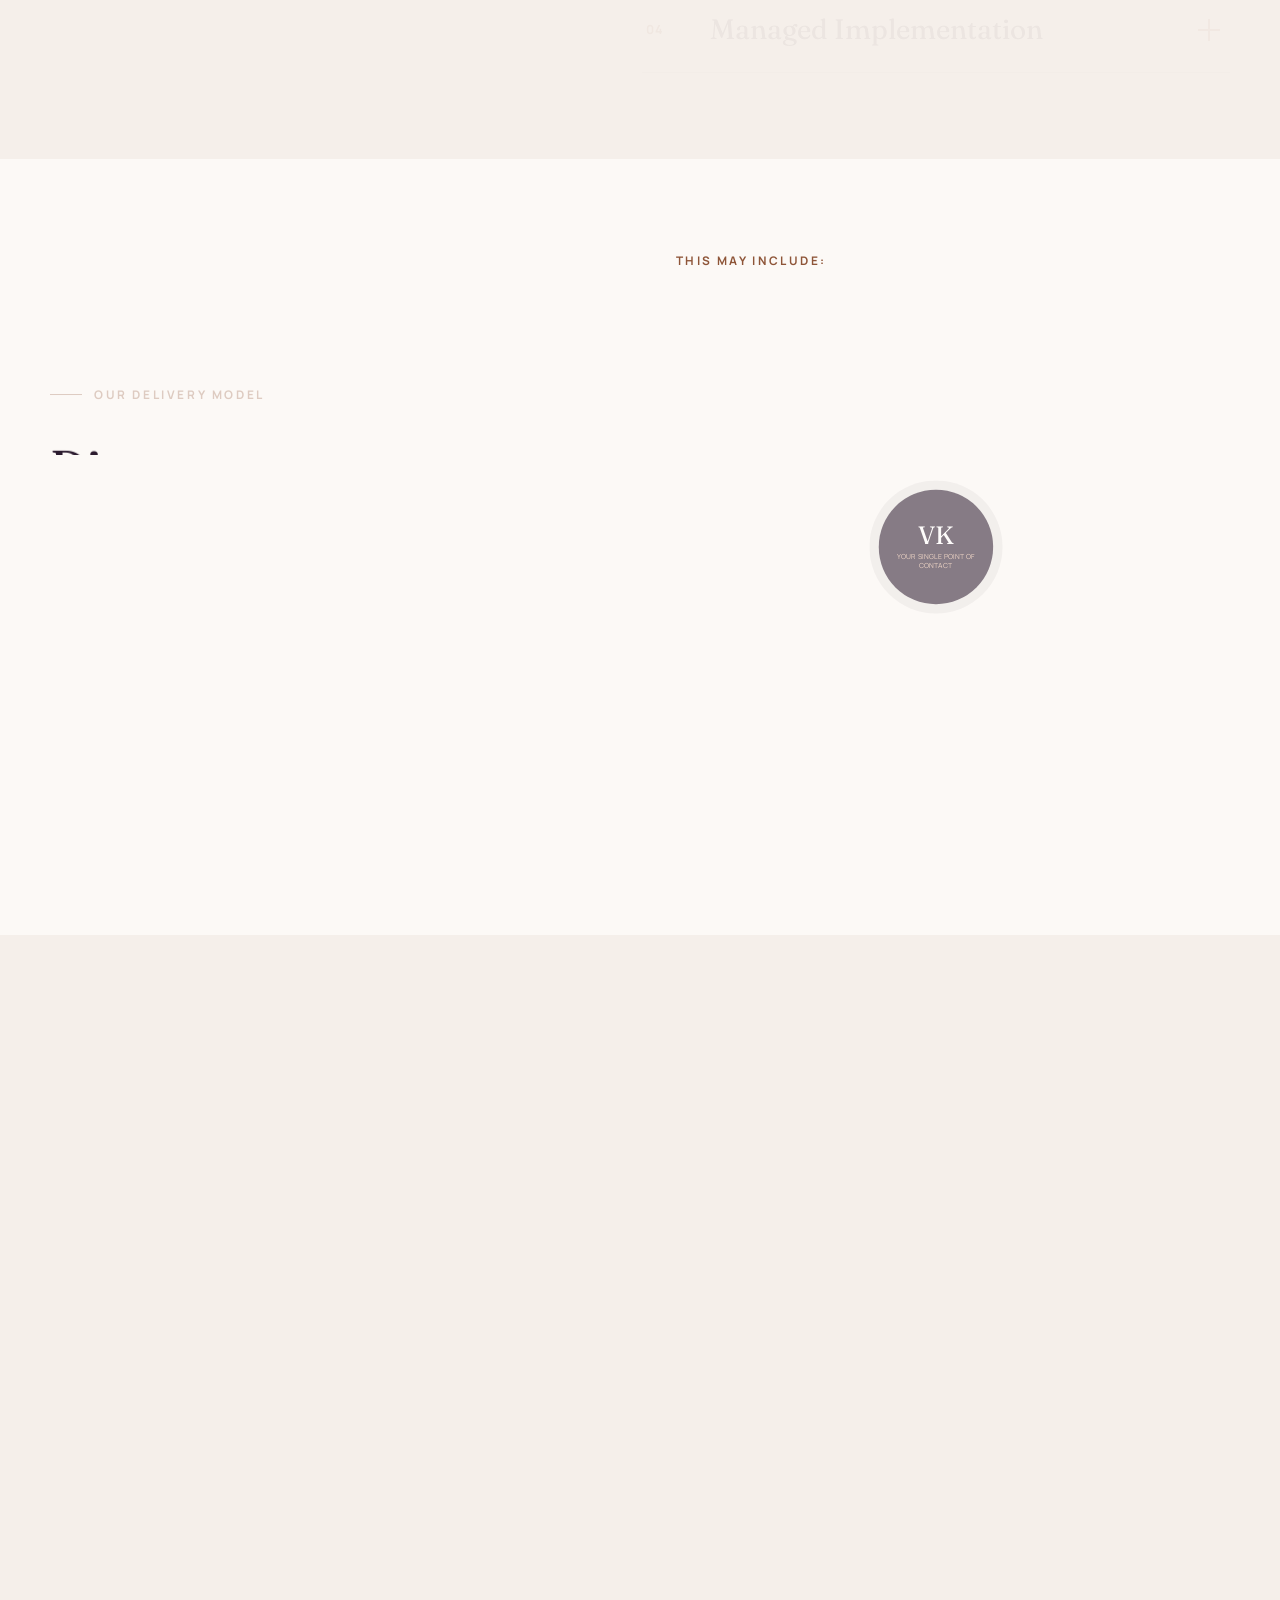
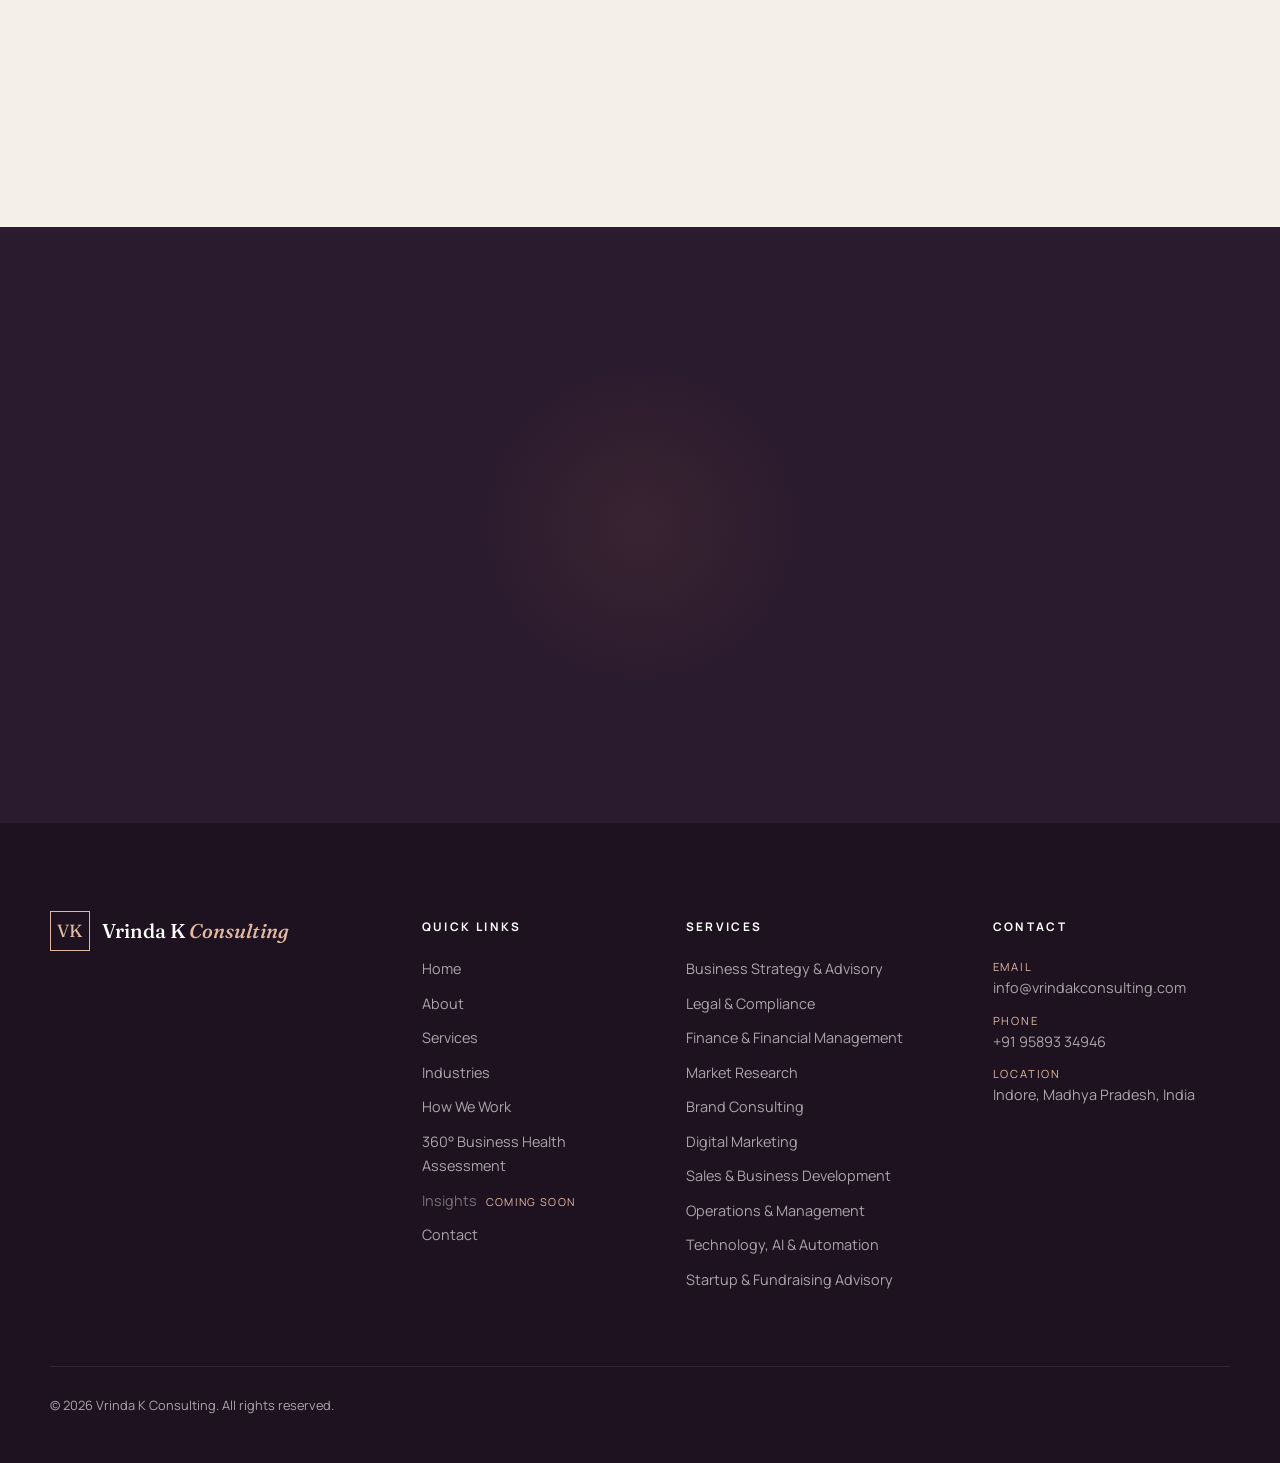
<file: how-we-work.html>
<!DOCTYPE html>
<html lang="en-IN">
<head>
  <meta charset="UTF-8">
  <meta name="viewport" content="width=device-width, initial-scale=1.0">
  <title>How We Work | Vrinda K Consulting</title>
  <meta name="description" content="How Vrinda K Consulting works: understand your business, assess opportunities, define the approach, execute with the right specialists and review progress.">
  <link rel="canonical" href="/how-we-work.html">
  <meta property="og:title" content="How We Work | Vrinda K Consulting">
  <meta property="og:description" content="From understanding your business to making things happen.">
  <meta property="og:type" content="website">
  <script>
    document.documentElement.classList.add('js');
    if ('scrollRestoration' in history) history.scrollRestoration = 'manual';
    try { if (sessionStorage.getItem('vk-nav')) document.documentElement.classList.add('nav-in'); } catch (e) {}
  </script>
  <link rel="preconnect" href="https://fonts.googleapis.com">
  <link rel="preconnect" href="https://fonts.gstatic.com" crossorigin>
  <link href="https://fonts.googleapis.com/css2?family=Fraunces:ital,opsz,wght@0,9..144,400;0,9..144,500;0,9..144,600;1,9..144,400;1,9..144,500&family=Manrope:wght@400;500;600;700&display=swap" rel="stylesheet">
  <link rel="stylesheet" href="styles.css?v=11">
  <link rel="stylesheet" href="pages.css?v=11">
</head>
<body data-page="how">

<div class="progress-bar" aria-hidden="true"></div>
<div class="journey-rail" aria-hidden="true">
  <span class="rail-num">01</span>
  <div class="rail-track"><div class="rail-fill"></div></div>
  <span class="rail-name">Overview</span>
</div>
<div class="chapter-pill" aria-hidden="true"><b>01</b><span>Overview</span></div>

<header class="site-header" id="top">
  <div class="container header-inner">
    <a href="index.html" class="logo" aria-label="Vrinda K Consulting home">
      <span class="logo-mark">VK</span>
      <span class="logo-text">Vrinda K <em>Consulting</em></span>
    </a>
    <button class="nav-toggle" aria-label="Open menu" aria-expanded="false" aria-controls="site-nav">
      <span></span><span></span><span></span>
    </button>
    <nav class="site-nav" id="site-nav" aria-label="Main">
      <a href="index.html">Home</a>
      <a href="about.html">About</a>
      <a href="services.html">Services</a>
      <a href="how-we-work.html" aria-current="page">How We Work</a>
      <a href="contact.html" class="btn btn-small btn-accent">Let's Talk</a>
    </nav>
  </div>
</header>

<main>

<!-- 01 HERO: a mini route map of the five stages -->
<section class="page-hero tone-dark" data-chapter="Overview">
  <div class="container">
    <p class="eyebrow">How We Work</p>
    <h1 class="split">From Understanding Your Business to <em>Making Things Happen.</em></h1>
    <p class="lead" data-hero>Every business has different priorities. Our approach starts by understanding your requirements, identifying what needs attention and building a practical plan to move forward.</p>
    <p data-hero>Whether you need strategic advice, a specific project or ongoing business support, we keep the process clear, structured and focused on outcomes.</p>
    <nav class="mini-road" aria-label="Jump to a stage">
      <span class="mini-line" aria-hidden="true"><i></i></span>
      <a href="#stage-1"><b>01</b>Understand</a>
      <a href="#stage-2"><b>02</b>Assess</a>
      <a href="#stage-3"><b>03</b>Define</a>
      <a href="#stage-4"><b>04</b>Execute</a>
      <a href="#stage-5"><b>05</b>Review</a>
    </nav>
  </div>
</section>

<!-- 02 THE JOURNEY: a winding road drawn as you scroll -->
<section class="section road-sec" id="journey" data-chapter="The Journey">
  <div class="container">
    <div class="road">
      <svg class="road-svg" aria-hidden="true"><path class="road-base" /><path class="road-fill" /><circle class="road-dot" r="9" cx="0" cy="0" /></svg>

      <article class="road-stage" id="stage-1">
        <span class="road-node" aria-hidden="true">01</span>
        <div class="road-card">
          <p class="eyebrow">Understand Your Business</p>
          <h2>First, We Listen.</h2>
          <p>We start with a conversation to understand your business, current challenges, goals and expectations.</p>
          <p class="road-list-title">We look at:</p>
          <ul class="road-list"><li>Your business model and current position</li><li>Key challenges and growth plans</li><li>Existing processes and resources</li><li>Immediate priorities</li><li>The support you are looking for</li></ul>
        </div>
      </article>

      <article class="road-stage" id="stage-2">
        <span class="road-node" aria-hidden="true">02</span>
        <div class="road-card">
          <p class="eyebrow">Assess &amp; Identify Opportunities</p>
          <h2>Understand What Needs Attention.</h2>
          <p>Once we understand your requirements, we assess the relevant areas of your business to identify gaps, risks and opportunities.</p>
          <p class="road-list-title">This may include:</p>
          <ul class="road-list"><li>Business and market assessment</li><li>Financial and operational review</li><li>Marketing and sales assessment</li><li>Process and technology review</li><li>Legal and compliance requirement identification</li></ul>
        </div>
      </article>

      <article class="road-stage" id="stage-3">
        <span class="road-node" aria-hidden="true">03</span>
        <div class="road-card">
          <p class="eyebrow">Define the Right Approach</p>
          <h2>A Plan Built Around Your Requirements.</h2>
          <p>Based on the assessment, we recommend the right services and define how the work should be carried out.</p>
          <p class="road-list-title">Before starting, we agree on:</p>
          <ul class="road-list"><li>Scope of work</li><li>Expected deliverables</li><li>Project timelines</li><li>Roles and responsibilities</li><li>Professional or specialist involvement</li><li>Fees and payment terms</li></ul>
          <p class="road-highlight">You know what is included before the engagement begins.</p>
        </div>
      </article>

      <article class="road-stage" id="stage-4">
        <span class="road-node" aria-hidden="true">04</span>
        <div class="road-card">
          <p class="eyebrow">Execute &amp; Coordinate</p>
          <h2>Turn the Plan Into Action.</h2>
          <p>Once approved, we begin the agreed work.</p>
          <p>Depending on the requirement, execution may be handled directly, jointly with specialists or through independent delivery partners.</p>
          <p>We coordinate the engagement, track agreed milestones and maintain communication so that the work stays aligned with the business objectives.</p>
        </div>
      </article>

      <article class="road-stage" id="stage-5">
        <span class="road-node" aria-hidden="true">05</span>
        <div class="road-card">
          <p class="eyebrow">Review &amp; Improve</p>
          <h2>Measure Progress and Plan the Next Step.</h2>
          <p>At agreed intervals, we review the work completed and assess progress against the defined objectives.</p>
          <p class="road-list-title">We identify:</p>
          <ul class="road-list"><li>Work completed</li><li>Progress against agreed deliverables</li><li>Pending requirements</li><li>Challenges or changes in scope</li><li>Opportunities for further improvement</li></ul>
          <p class="road-highlight">The engagement can close after the agreed project or continue through ongoing advisory and implementation support.</p>
        </div>
      </article>
    </div>
  </div>
</section>

<!-- 03 WAYS TO WORK: an interactive selector -->
<section class="section tone-tint" id="ways" data-chapter="Ways to Work">
  <div class="container split-cols">
    <div>
      <p class="eyebrow" data-reveal>Engagement Options</p>
      <h2 class="split">How You Can Work With Us</h2>
      <p data-reveal>Choose the level of support that fits your requirement. Select an option to see what it is suitable for.</p>
    </div>
    <div class="ways" data-stagger>
      <div class="way open">
        <button class="way-head" type="button" aria-expanded="true" aria-controls="way-1"><b>01</b><span>Consulting &amp; Advisory</span><i aria-hidden="true"></i></button>
        <div class="way-body" id="way-1"><div><p>For business owners who need guidance, an outside perspective or support with important decisions.</p><p class="way-fit"><strong>Suitable for:</strong> Business planning, growth strategy, problem-solving and performance reviews.</p></div></div>
      </div>
      <div class="way">
        <button class="way-head" type="button" aria-expanded="false" aria-controls="way-2"><b>02</b><span>Project-Based Engagements</span><i aria-hidden="true"></i></button>
        <div class="way-body" id="way-2"><div><p>For businesses with a specific requirement and a defined outcome.</p><p class="way-fit"><strong>Suitable for:</strong> Market research, business strategy, financial models, brand development and process improvement.</p></div></div>
      </div>
      <div class="way">
        <button class="way-head" type="button" aria-expanded="false" aria-controls="way-3"><b>03</b><span>Ongoing Business Advisory</span><i aria-hidden="true"></i></button>
        <div class="way-body" id="way-3"><div><p>For businesses that need continued support as they grow and manage changing priorities.</p><p class="way-fit"><strong>Suitable for:</strong> Business reviews, strategic planning, performance monitoring and management support.</p></div></div>
      </div>
      <div class="way">
        <button class="way-head" type="button" aria-expanded="false" aria-controls="way-4"><b>04</b><span>Managed Implementation</span><i aria-hidden="true"></i></button>
        <div class="way-body" id="way-4"><div><p>For businesses that need support beyond recommendations.</p><p class="way-fit"><strong>Suitable for:</strong> Marketing execution, technology projects, automation, operational improvements and specialist-led projects.</p></div></div>
      </div>
    </div>
  </div>
</section>

<!-- 04 DELIVERY MODEL: a network grows from one point of contact -->
<section class="section" id="delivery" data-chapter="Delivery Model">
  <div class="container split-cols align-center">
    <div>
      <p class="eyebrow" data-reveal>Our Delivery Model</p>
      <h2 class="split">Direct Consulting. Specialist Expertise. Coordinated Execution.</h2>
      <p data-reveal>You work directly with Vrinda K Consulting for strategy, planning and project coordination. When needed, we bring in trusted specialists and delivery partners.</p>
    </div>
    <div class="network">
      <p class="network-title">This may include:</p>
      <svg class="network-lines" viewBox="0 0 400 400" aria-hidden="true"></svg>
      <div class="network-core" aria-hidden="true"><span>VK</span><small>Your single point of contact</small></div>
      <ul class="network-list">
        <li style="--a:-90deg"><span>Legal and compliance professionals</span></li>
        <li style="--a:-30deg"><span>Chartered accountants and accounting specialists</span></li>
        <li style="--a:30deg"><span>Marketing and creative teams</span></li>
        <li style="--a:90deg"><span>Technology developers and consultants</span></li>
        <li style="--a:150deg"><span>HR and recruitment specialists</span></li>
        <li style="--a:210deg"><span>Research and operations professionals</span></li>
      </ul>
    </div>
  </div>
</section>

<!-- 05 COMMITMENT: promises are ticked off -->
<section class="section tone-tint" id="commitment" data-chapter="Commitment">
  <div class="container">
    <div class="section-head">
      <p class="eyebrow" data-reveal>Our Commitment</p>
      <h2 class="split">Clear Communication. Defined Responsibilities. Practical Work.</h2>
      <p data-reveal>We aim to make every engagement straightforward through:</p>
    </div>
    <ul class="promises">
      <li><svg viewBox="0 0 24 24" aria-hidden="true"><path d="M4 12.5 9.5 18 20 6.5" /></svg>Clear scope and deliverables</li>
      <li><svg viewBox="0 0 24 24" aria-hidden="true"><path d="M4 12.5 9.5 18 20 6.5" /></svg>Transparent commercial terms</li>
      <li><svg viewBox="0 0 24 24" aria-hidden="true"><path d="M4 12.5 9.5 18 20 6.5" /></svg>Defined timelines and responsibilities</li>
      <li><svg viewBox="0 0 24 24" aria-hidden="true"><path d="M4 12.5 9.5 18 20 6.5" /></svg>Regular progress updates</li>
      <li><svg viewBox="0 0 24 24" aria-hidden="true"><path d="M4 12.5 9.5 18 20 6.5" /></svg>Appropriate specialist involvement</li>
      <li><svg viewBox="0 0 24 24" aria-hidden="true"><path d="M4 12.5 9.5 18 20 6.5" /></svg>Focus on agreed business objectives</li>
    </ul>
  </div>
</section>

<!-- 06 CTA -->
<section class="section tone-dark cta" id="start" data-chapter="Next Step">
  <div class="cta-orb" aria-hidden="true"></div>
  <div class="container cta-inner">
    <p class="eyebrow" data-reveal>Ready to Get Started?</p>
    <h2 class="split">Let's Start With <em>a Conversation.</em></h2>
    <p data-reveal>Tell us about your business, what you want to achieve and where you need support. We'll help you understand the right next step.</p>
    <div class="btn-row center-row" data-reveal>
      <a href="contact.html?intent=consultation" class="btn btn-accent">Schedule a Consultation</a>
      <a href="contact.html" class="btn btn-ghost">Send an Enquiry</a>
    </div>
  </div>
</section>

</main>

<!-- ============ FOOTER (shared across pages) ============ -->
<footer class="site-footer">
  <div class="container footer-grid">
    <div class="footer-brand">
      <a href="index.html" class="logo">
        <span class="logo-mark">VK</span>
        <span class="logo-text">Vrinda K <em>Consulting</em></span>
      </a>
    </div>
    <div>
      <h4>Quick Links</h4>
      <ul>
        <li><a href="index.html">Home</a></li>
        <li><a href="about.html">About</a></li>
        <li><a href="services.html">Services</a></li>
        <li><a href="index.html#industries">Industries</a></li>
        <li><a href="how-we-work.html">How We Work</a></li>
        <li><a href="index.html#assessment">360° Business Health Assessment</a></li>
        <li><span class="soon">Insights <small>Coming soon</small></span></li>
        <li><a href="contact.html">Contact</a></li>
      </ul>
    </div>
    <div>
      <h4>Services</h4>
      <ul>
        <li><a href="services.html#strategy">Business Strategy &amp; Advisory</a></li>
        <li><a href="services.html#legal">Legal &amp; Compliance</a></li>
        <li><a href="services.html#finance">Finance &amp; Financial Management</a></li>
        <li><a href="services.html#research">Market Research</a></li>
        <li><a href="services.html#brand">Brand Consulting</a></li>
        <li><a href="services.html#marketing">Digital Marketing</a></li>
        <li><a href="services.html#sales">Sales &amp; Business Development</a></li>
        <li><a href="services.html#operations">Operations &amp; Management</a></li>
        <li><a href="services.html#technology">Technology, AI &amp; Automation</a></li>
        <li><a href="services.html#startup">Startup &amp; Fundraising Advisory</a></li>
      </ul>
    </div>
    <div>
      <h4>Contact</h4>
      <ul class="contact-list">
        <li><span>Email</span><a href="mailto:info@vrindakconsulting.com">info@vrindakconsulting.com</a></li>
        <li><span>Phone</span><a href="tel:+919589334946">+91 95893 34946</a></li>
        <li><span>Location</span>Indore, Madhya Pradesh, India</li>
      </ul>
    </div>
  </div>
  <div class="container footer-bottom">
    <p>© <span id="year">2026</span> Vrinda K Consulting. All rights reserved.</p>
  </div>
</footer>

<script src="vendor/gsap.min.js"></script>
<script src="vendor/ScrollTrigger.min.js"></script>
<script src="vendor/lenis.min.js"></script>
<script src="js/core.js?v=11"></script>
<script src="js/pages.js?v=11"></script>
</body>
</html>
</file>
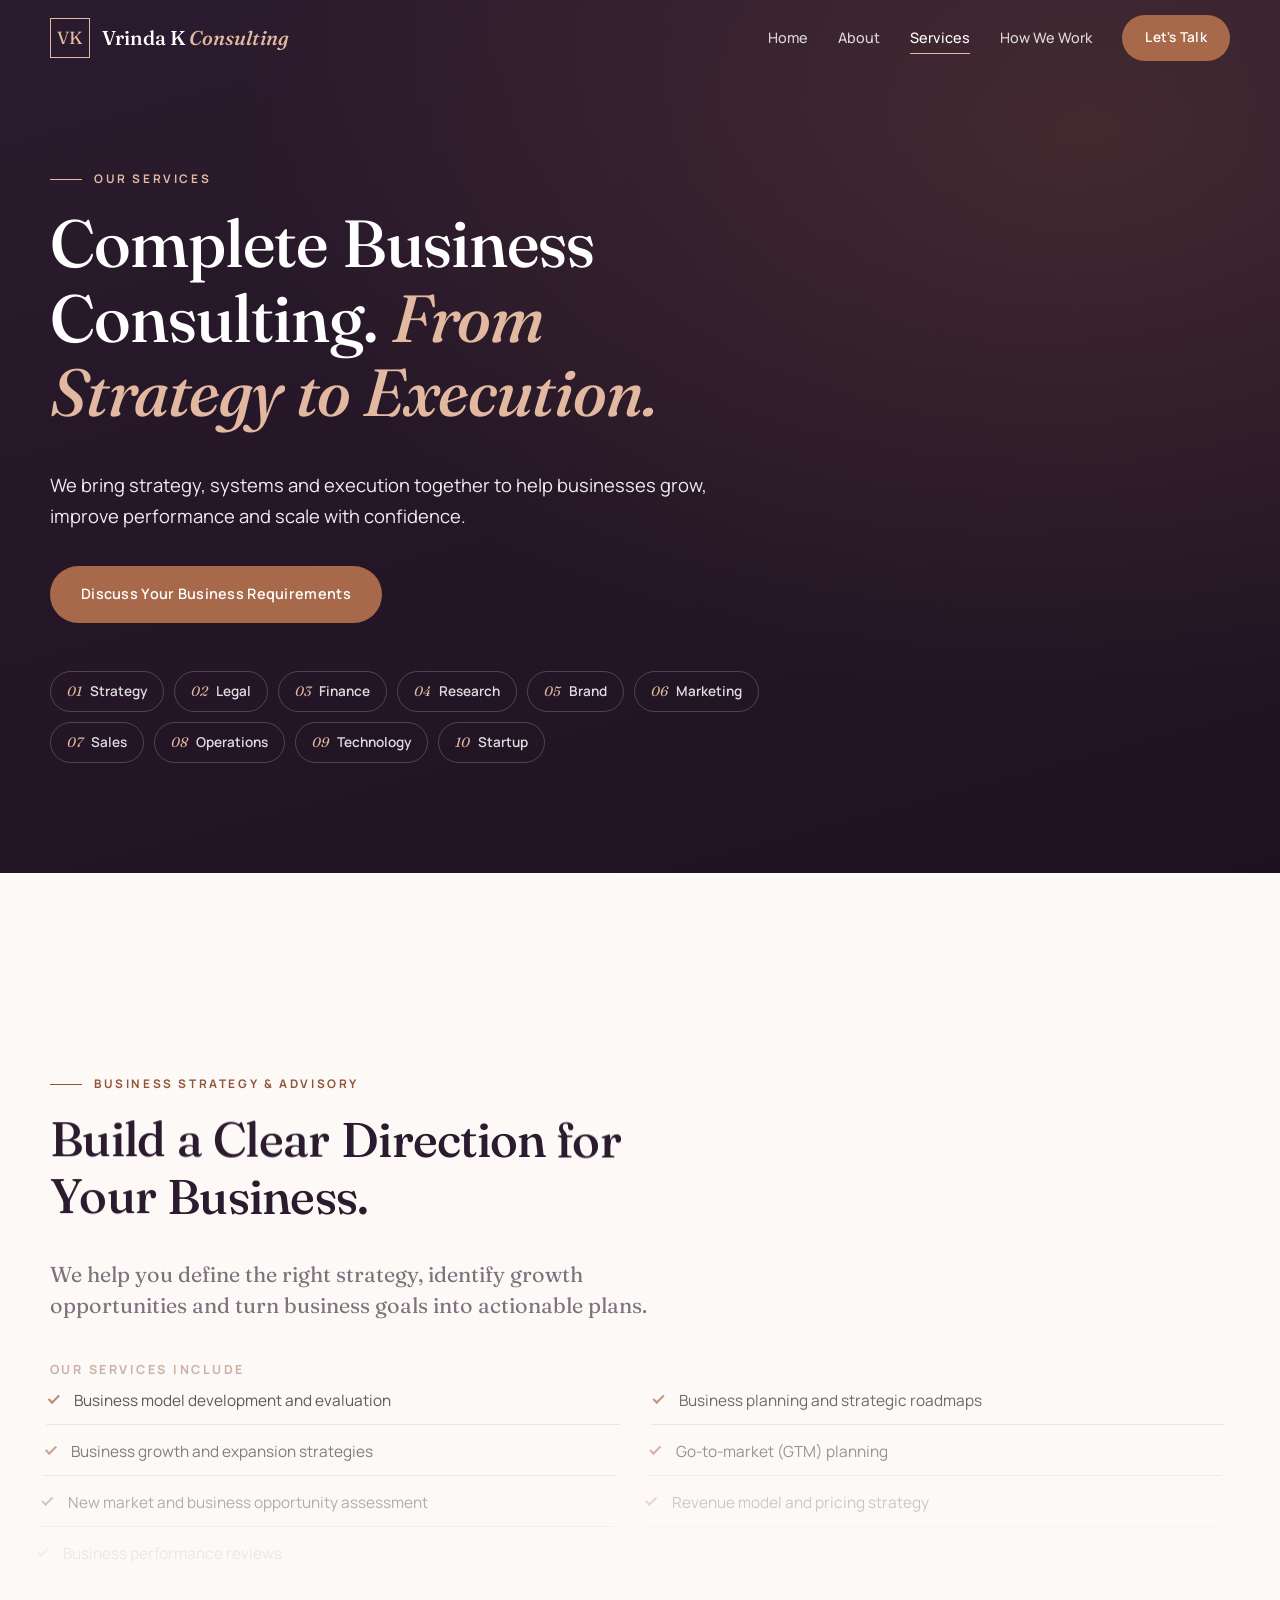
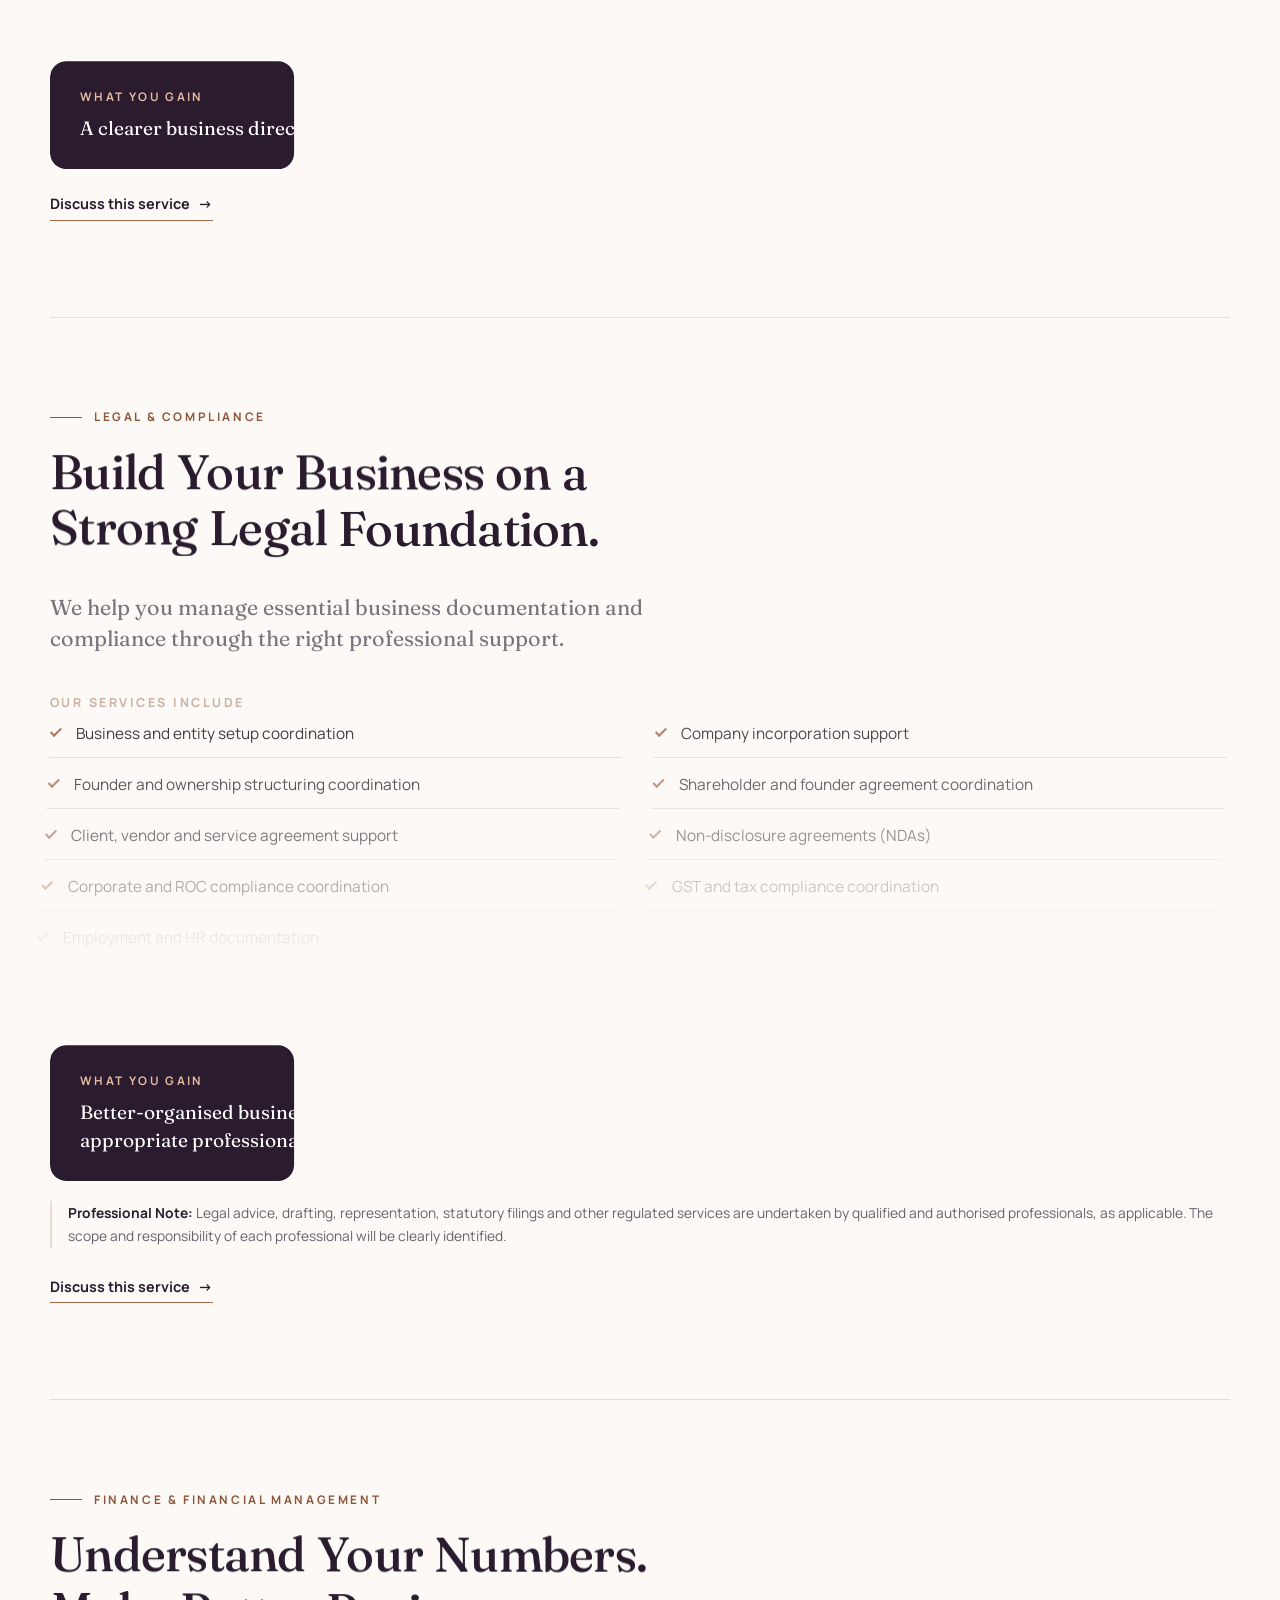
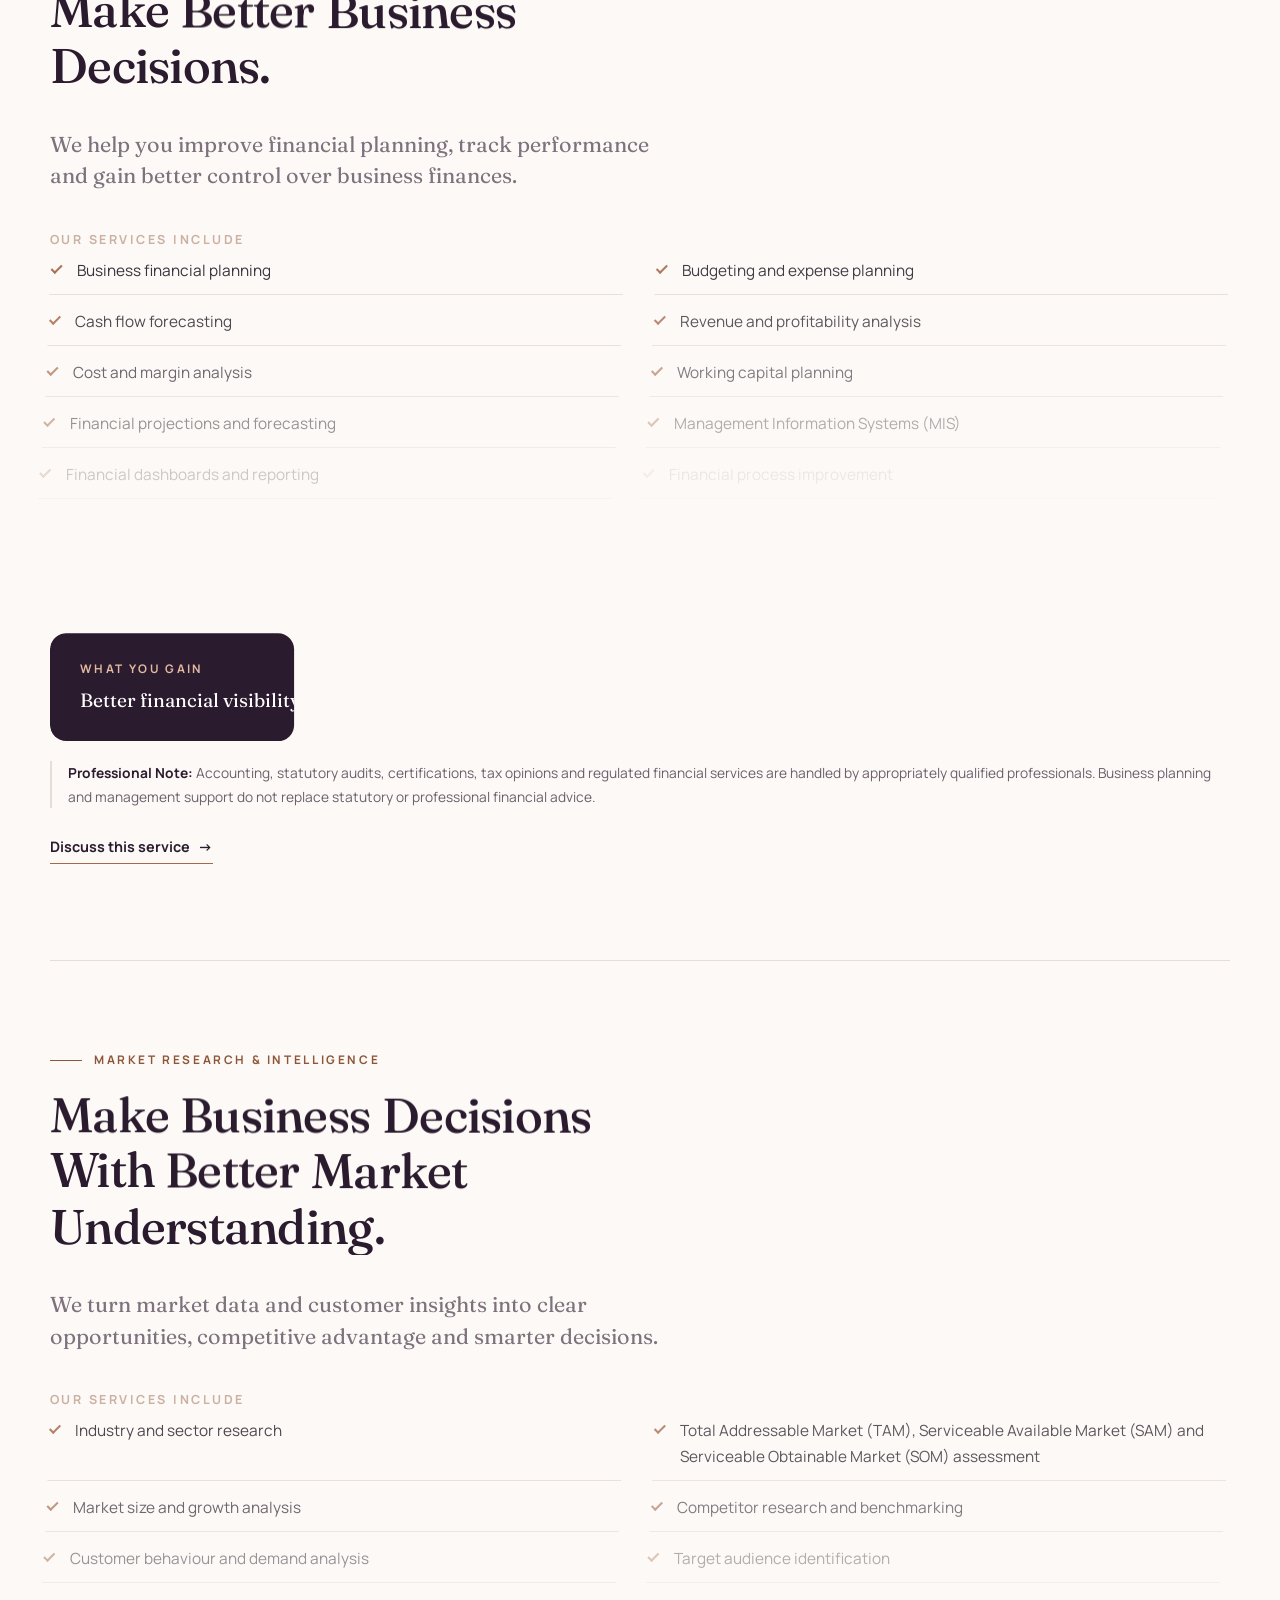
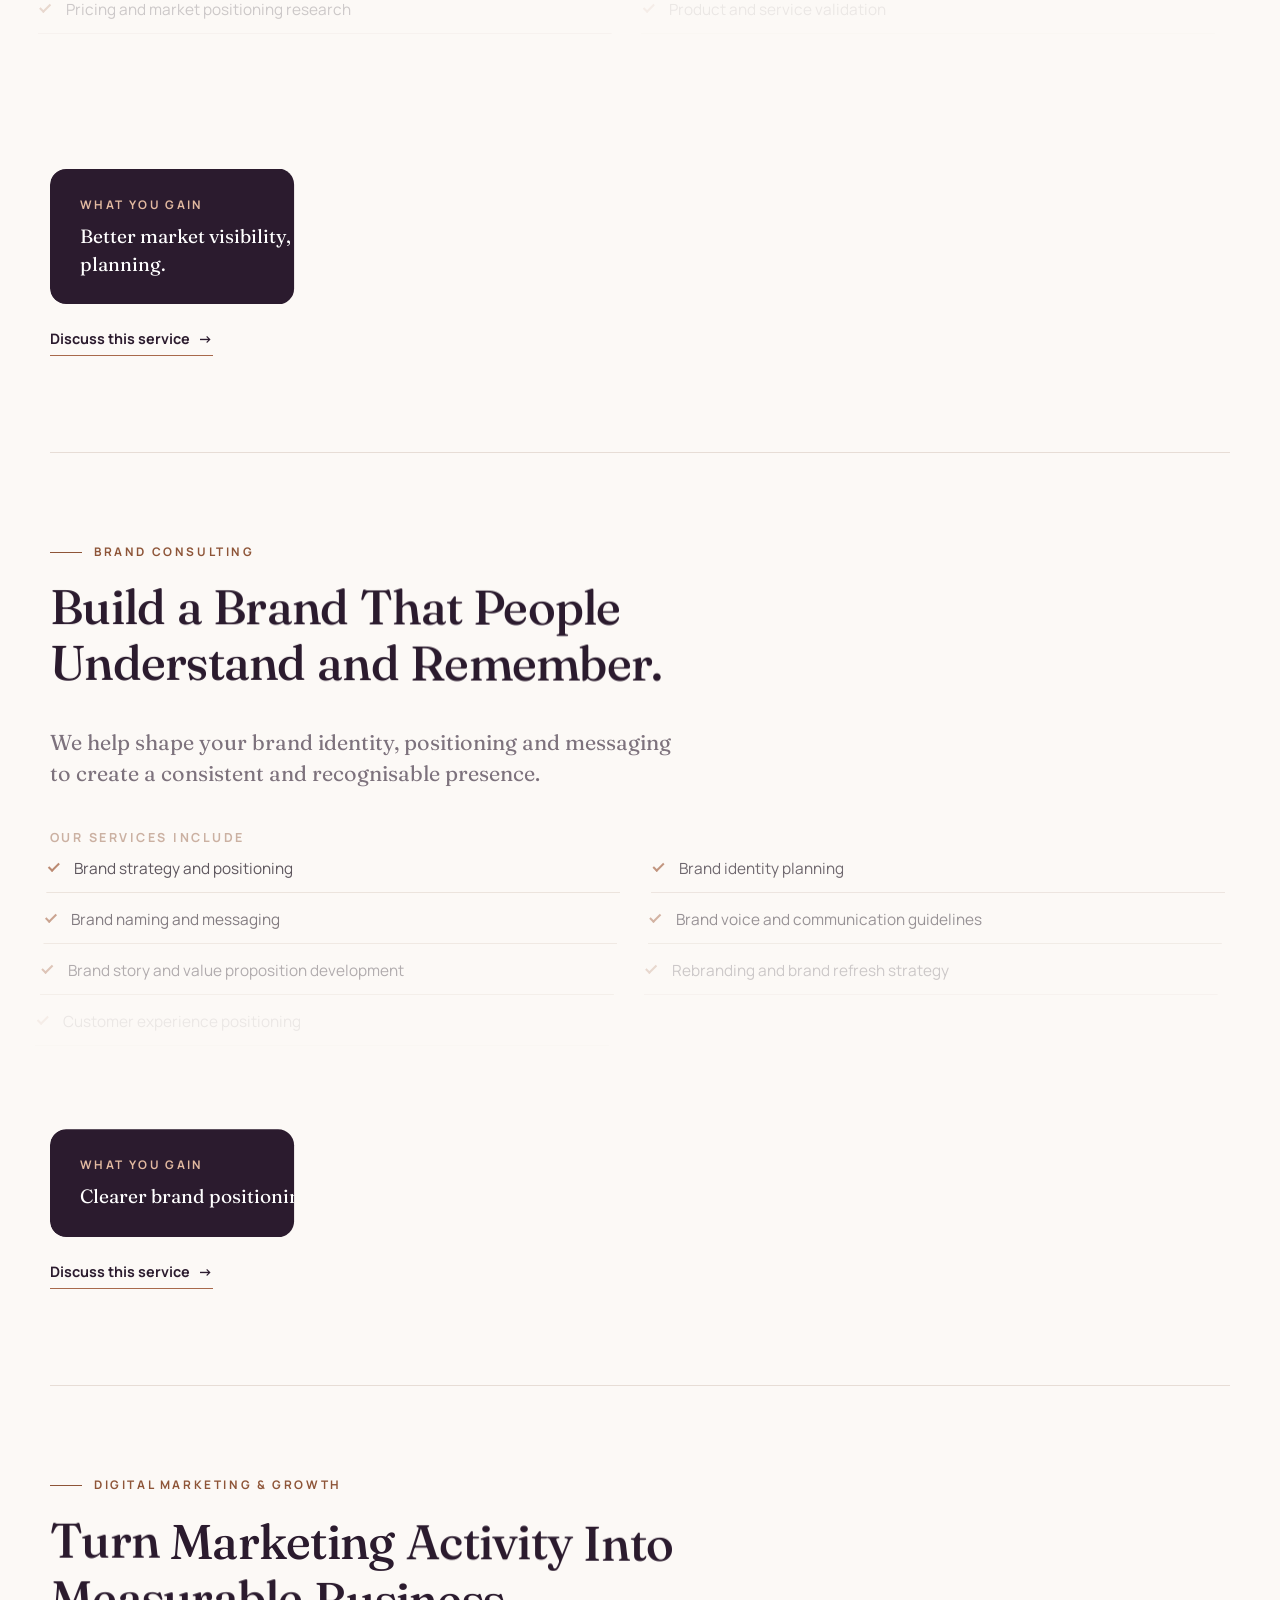
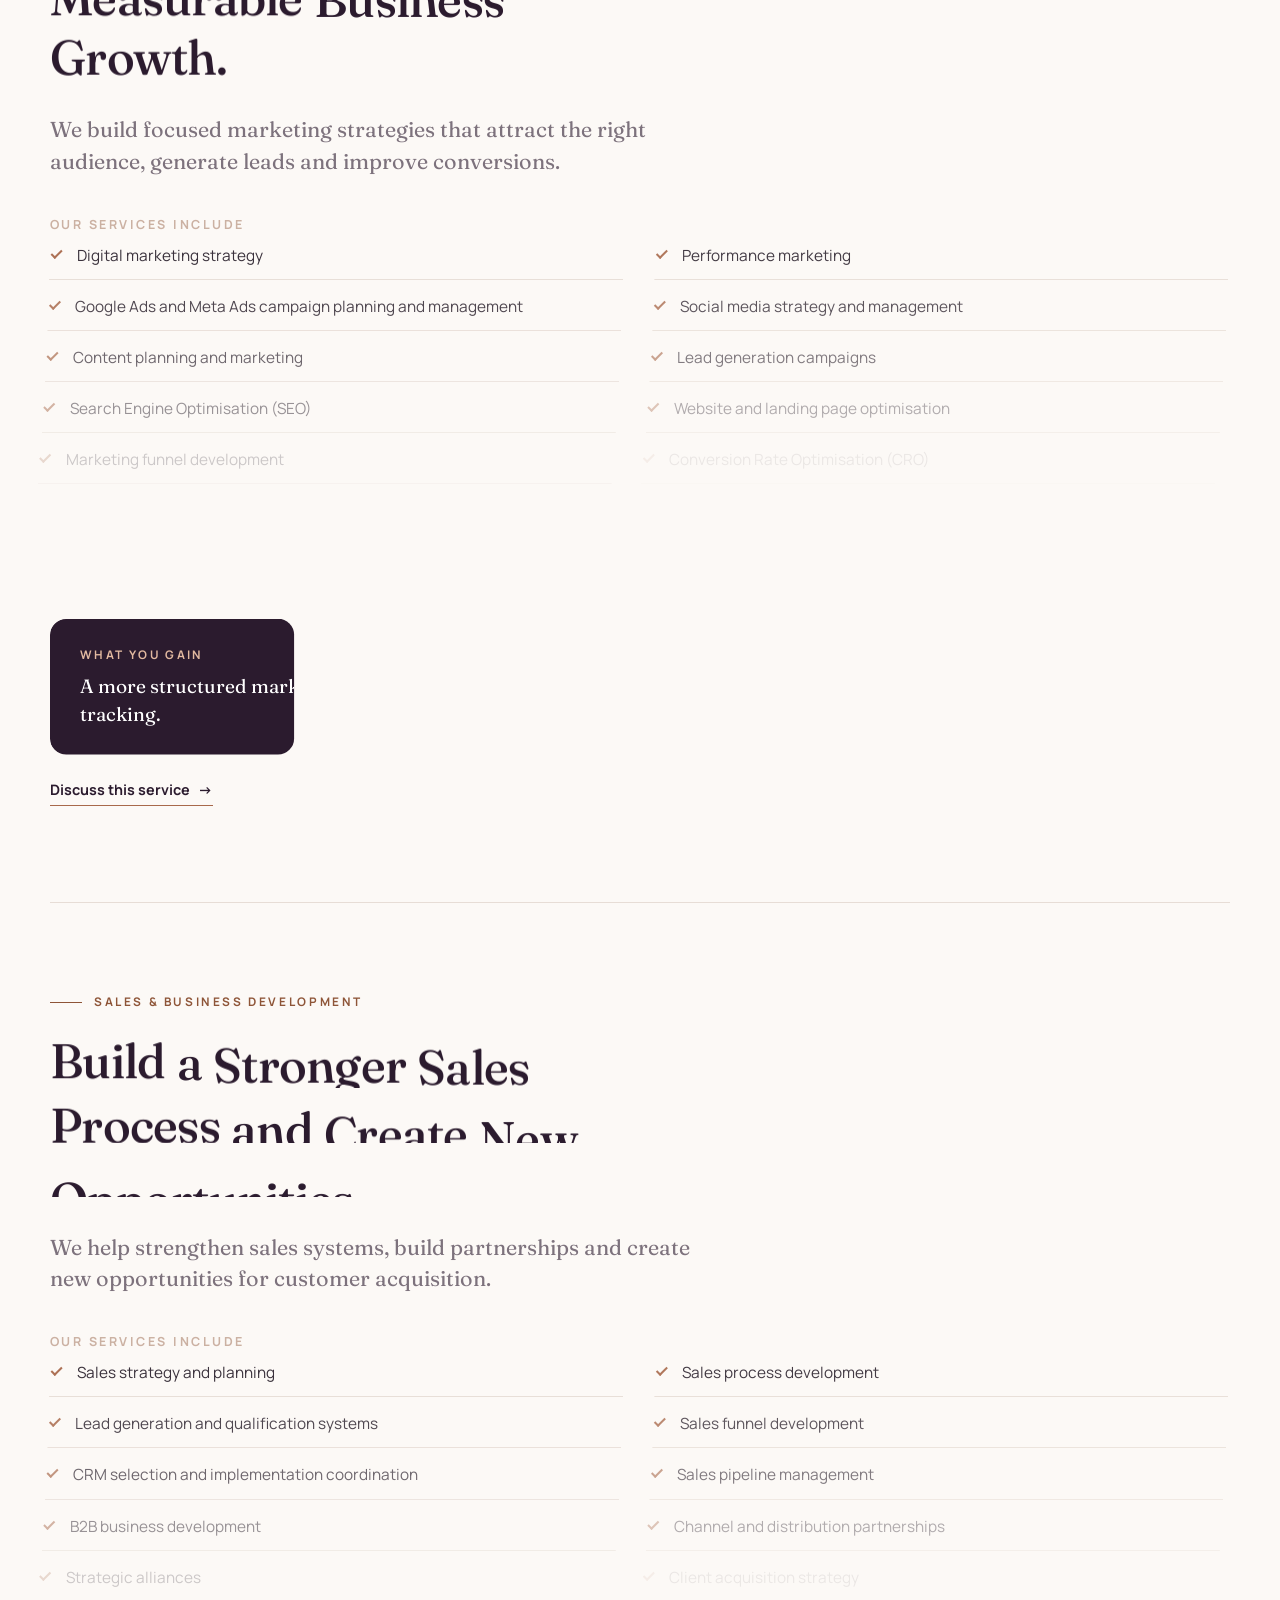
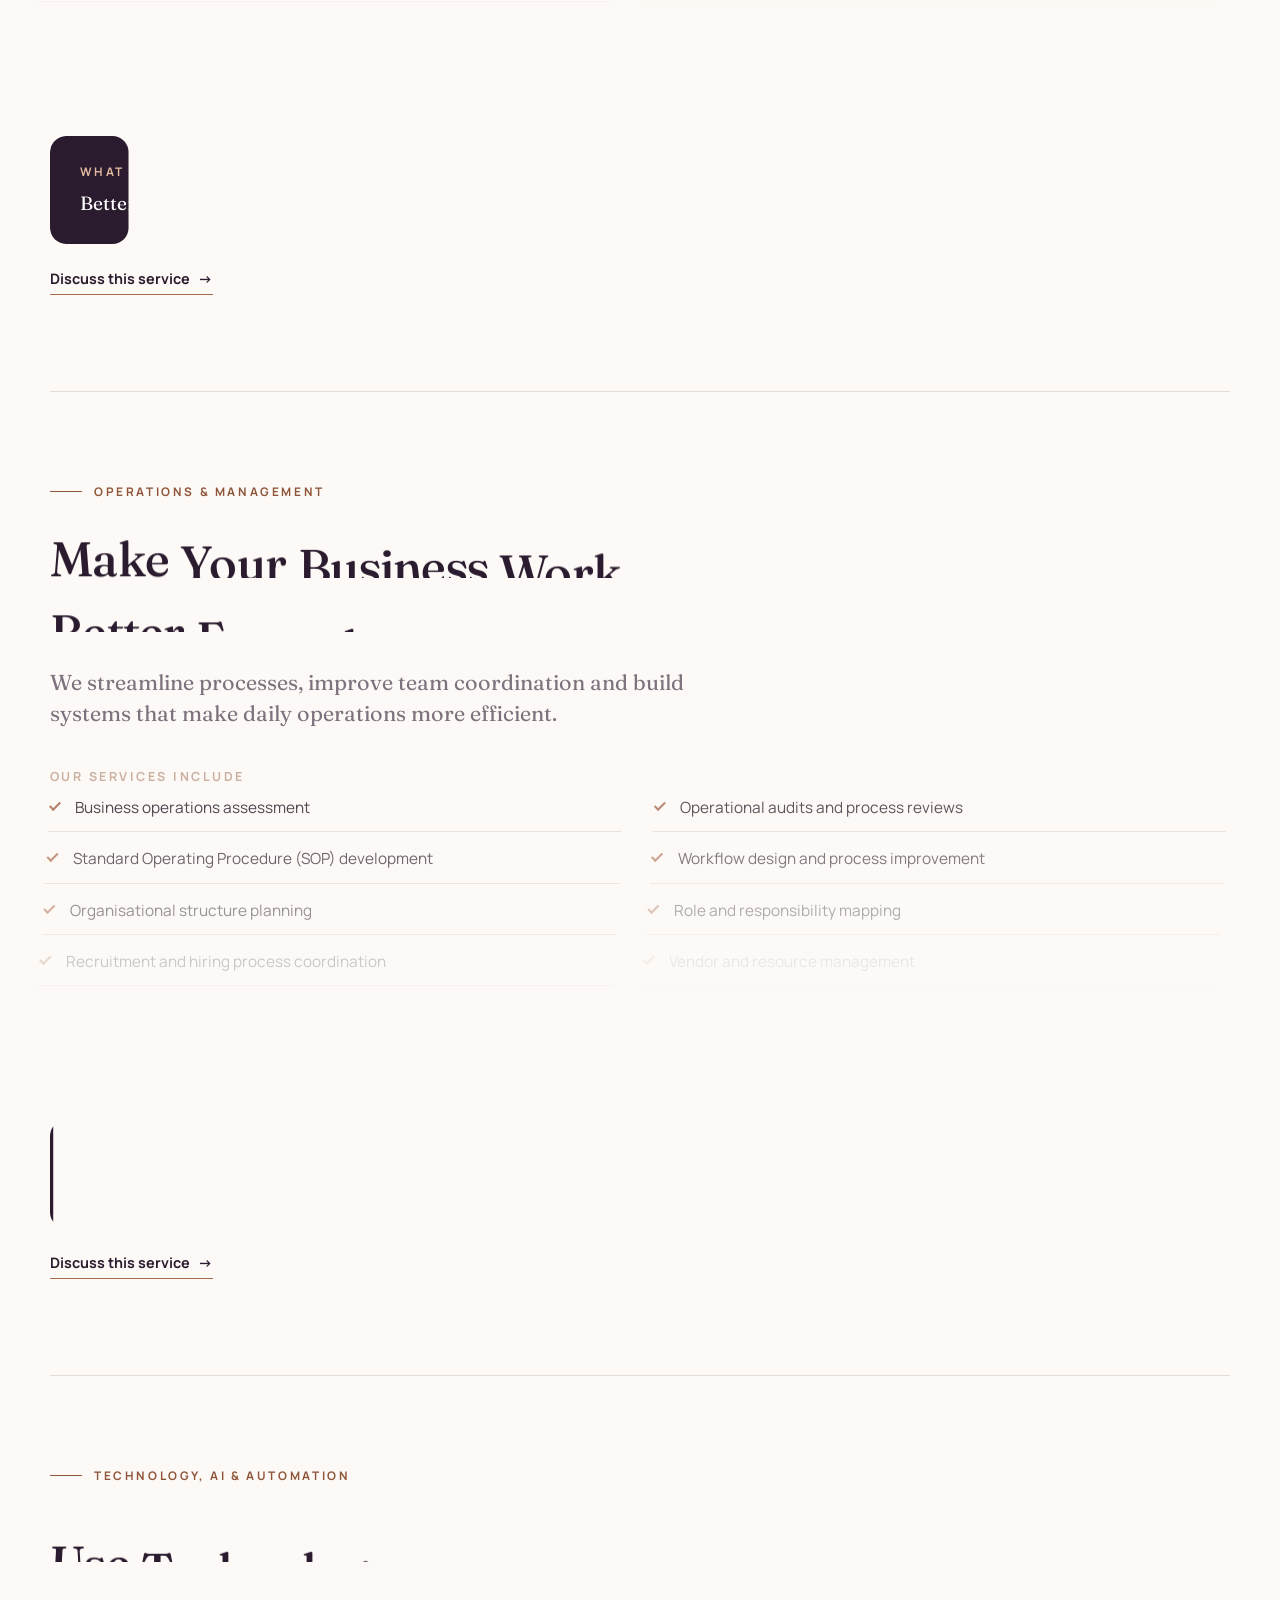
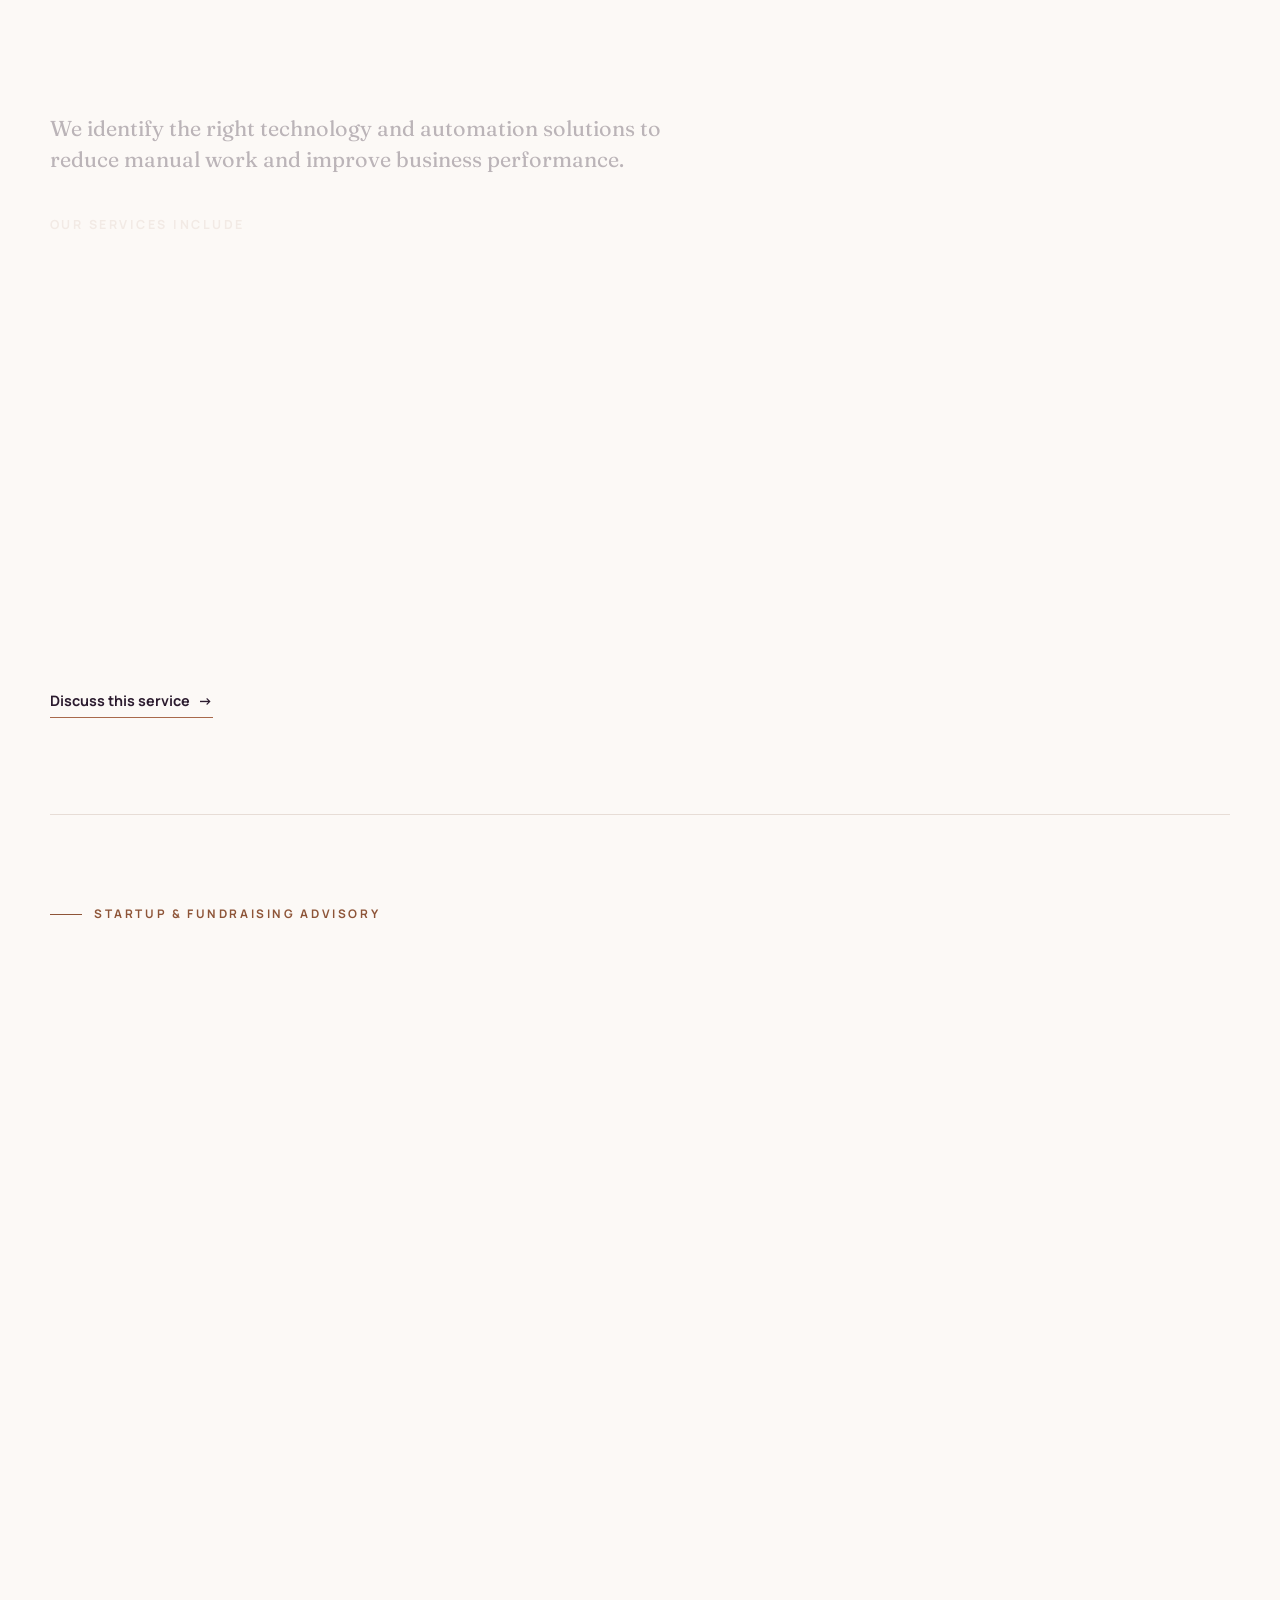
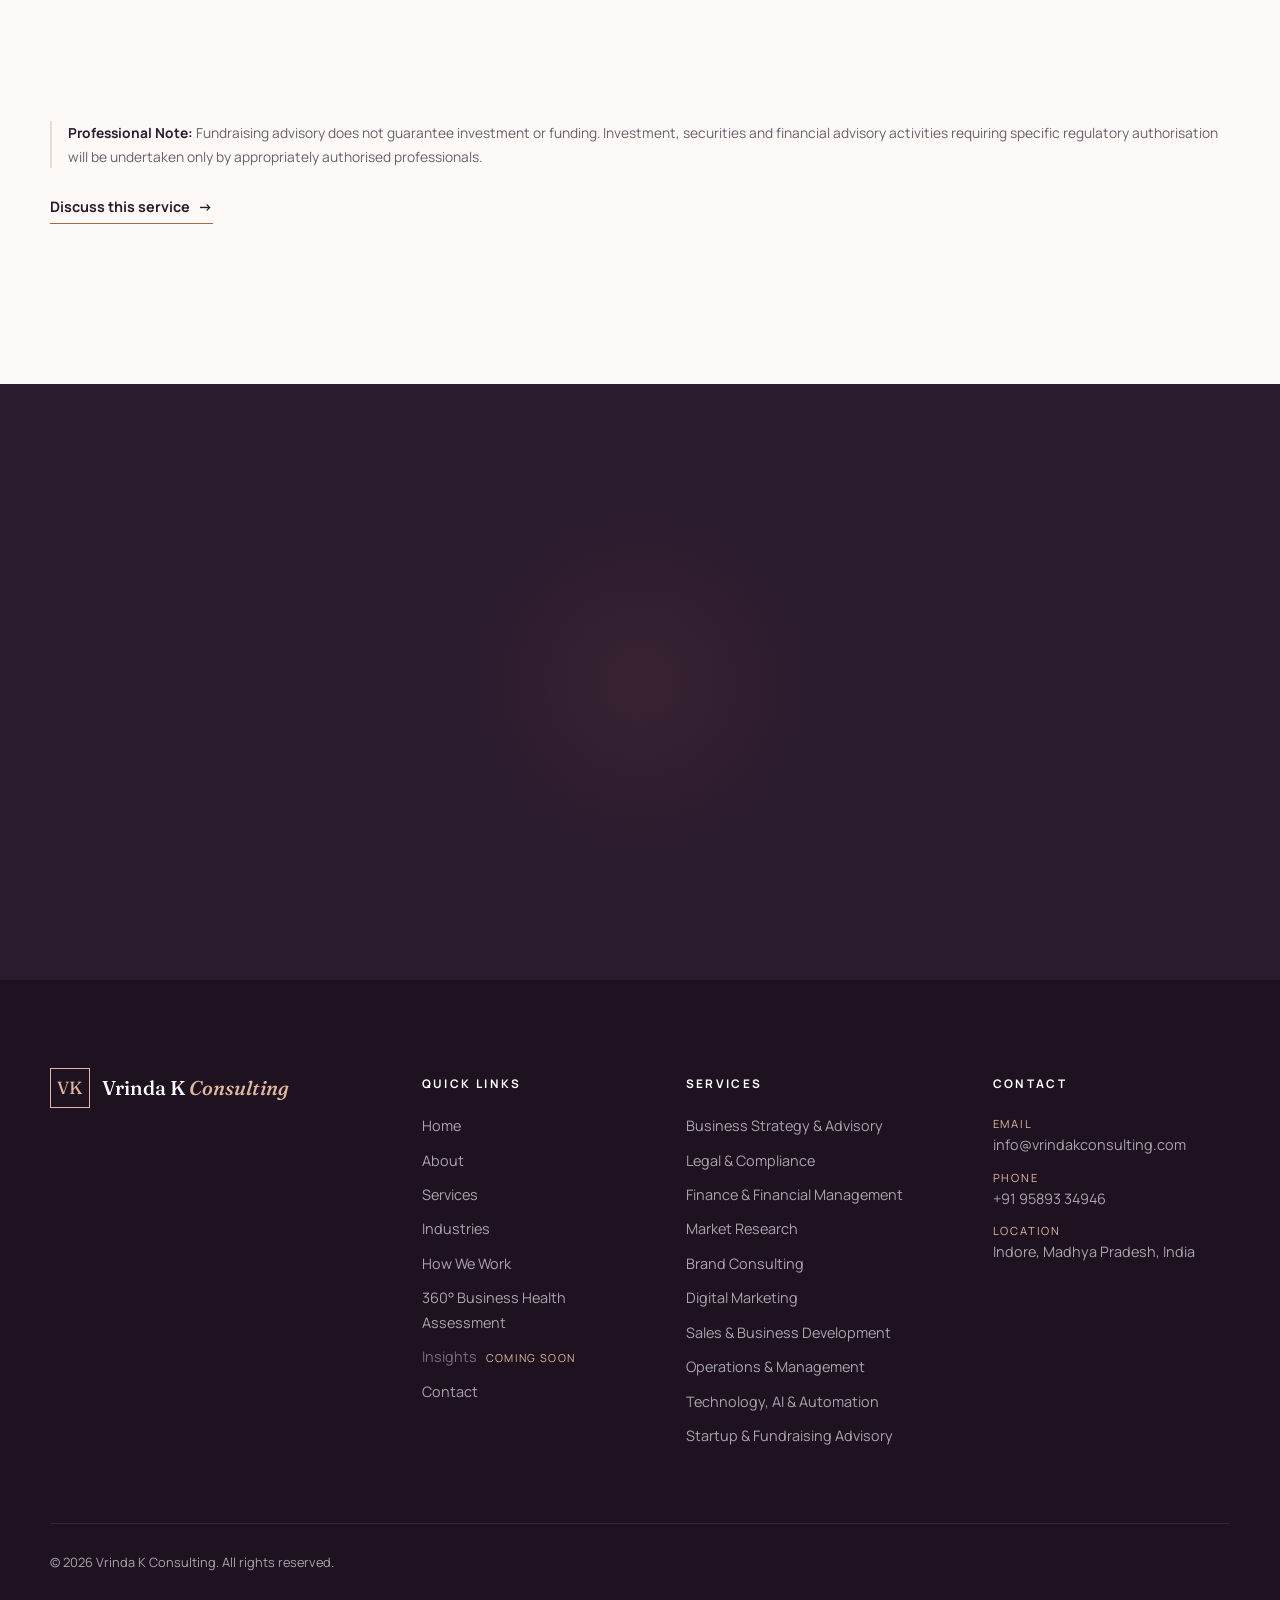
<file: services.html>
<!DOCTYPE html>
<html lang="en-IN">
<head>
  <meta charset="UTF-8">
  <meta name="viewport" content="width=device-width, initial-scale=1.0">
  <title>Services | Vrinda K Consulting</title>
  <meta name="description" content="Business consulting and implementation support across strategy, legal coordination, finance, market research, brand, digital marketing, sales, operations, technology and startup fundraising.">
  <link rel="canonical" href="/services.html">
  <meta property="og:title" content="Services | Vrinda K Consulting">
  <meta property="og:description" content="Complete business consulting. From strategy to execution.">
  <meta property="og:type" content="website">
  <script>
    document.documentElement.classList.add('js');
    if ('scrollRestoration' in history) history.scrollRestoration = 'manual';
    try { if (sessionStorage.getItem('vk-nav')) document.documentElement.classList.add('nav-in'); } catch (e) {}
  </script>
  <link rel="preconnect" href="https://fonts.googleapis.com">
  <link rel="preconnect" href="https://fonts.gstatic.com" crossorigin>
  <link href="https://fonts.googleapis.com/css2?family=Fraunces:ital,opsz,wght@0,9..144,400;0,9..144,500;0,9..144,600;1,9..144,400;1,9..144,500&family=Manrope:wght@400;500;600;700&display=swap" rel="stylesheet">
  <link rel="stylesheet" href="styles.css?v=11">
  <link rel="stylesheet" href="pages.css?v=11">
</head>
<body data-page="services">

<div class="progress-bar" aria-hidden="true"></div>
<div class="journey-rail" aria-hidden="true">
  <span class="rail-num">01</span>
  <div class="rail-track"><div class="rail-fill"></div></div>
  <span class="rail-name">Overview</span>
</div>
<div class="chapter-pill" aria-hidden="true"><b>01</b><span>Overview</span></div>

<header class="site-header" id="top">
  <div class="container header-inner">
    <a href="index.html" class="logo" aria-label="Vrinda K Consulting home">
      <span class="logo-mark">VK</span>
      <span class="logo-text">Vrinda K <em>Consulting</em></span>
    </a>
    <button class="nav-toggle" aria-label="Open menu" aria-expanded="false" aria-controls="site-nav">
      <span></span><span></span><span></span>
    </button>
    <nav class="site-nav" id="site-nav" aria-label="Main">
      <a href="index.html">Home</a>
      <a href="about.html">About</a>
      <a href="services.html" aria-current="page">Services</a>
      <a href="how-we-work.html">How We Work</a>
      <a href="contact.html" class="btn btn-small btn-accent">Let's Talk</a>
    </nav>
  </div>
</header>

<main>

<!-- 01 HERO: the ten chapters of the catalogue light up -->
<section class="page-hero tone-dark" data-chapter="Overview">
  <div class="container">
    <p class="eyebrow">Our Services</p>
    <h1 class="split">Complete Business Consulting. <em>From Strategy to Execution.</em></h1>
    <p class="lead" data-hero>We bring strategy, systems and execution together to help businesses grow, improve performance and scale with confidence.</p>
    <div class="btn-row" data-hero>
      <a href="contact.html" class="btn btn-accent">Discuss Your Business Requirements</a>
    </div>
    <nav class="chip-index" aria-label="Jump to a service">
      <a href="#strategy"><b>01</b>Strategy</a>
      <a href="#legal"><b>02</b>Legal</a>
      <a href="#finance"><b>03</b>Finance</a>
      <a href="#research"><b>04</b>Research</a>
      <a href="#brand"><b>05</b>Brand</a>
      <a href="#marketing"><b>06</b>Marketing</a>
      <a href="#sales"><b>07</b>Sales</a>
      <a href="#operations"><b>08</b>Operations</a>
      <a href="#technology"><b>09</b>Technology</a>
      <a href="#startup"><b>10</b>Startup</a>
    </nav>
  </div>
</section>

<!-- 02 CATALOGUE: the ten services -->
<section class="catalogue" id="catalogue" data-chapter="Services">
  <div class="container catalogue-grid">
    <div class="svc-list">

      <article class="svc" id="strategy">
        <header class="svc-head"><p class="eyebrow">Business Strategy &amp; Advisory</p><h2 class="split">Build a Clear Direction for Your Business.</h2></header>
        <div class="svc-intro">
          <p>We help you define the right strategy, identify growth opportunities and turn business goals into actionable plans.</p>
        </div>
        <h3 class="svc-sub">Our Services Include</h3>
        <ul class="svc-items">
          <li>Business model development and evaluation</li><li>Business planning and strategic roadmaps</li><li>Business growth and expansion strategies</li><li>Go-to-market (GTM) planning</li><li>New market and business opportunity assessment</li><li>Revenue model and pricing strategy</li><li>Business performance reviews</li><li>Business restructuring and improvement planning</li><li>Strategic partnership development</li><li>Business feasibility assessment</li>
        </ul>
        <div class="svc-gain"><b>What You Gain</b><p>A clearer business direction, defined priorities, practical growth plans and better-informed business decisions.</p></div>
        <a class="link-arrow" href="contact.html?service=strategy">Discuss this service</a>
      </article>

      <article class="svc" id="legal">
        <header class="svc-head"><p class="eyebrow">Legal &amp; Compliance</p><h2 class="split">Build Your Business on a Strong Legal Foundation.</h2></header>
        <div class="svc-intro">
          <p>We help you manage essential business documentation and compliance through the right professional support.</p>
        </div>
        <h3 class="svc-sub">Our Services Include</h3>
        <ul class="svc-items">
          <li>Business and entity setup coordination</li><li>Company incorporation support</li><li>Founder and ownership structuring coordination</li><li>Shareholder and founder agreement coordination</li><li>Client, vendor and service agreement support</li><li>Non-disclosure agreements (NDAs)</li><li>Corporate and ROC compliance coordination</li><li>GST and tax compliance coordination</li><li>Employment and HR documentation</li><li>Trademark and intellectual property support</li><li>Privacy and data protection documentation</li><li>Compliance calendars and ongoing compliance coordination</li>
        </ul>
        <div class="svc-gain"><b>What You Gain</b><p>Better-organised business documentation, improved compliance visibility, reduced administrative gaps and access to appropriate professional support.</p></div>
        <p class="svc-note"><b>Professional Note:</b> Legal advice, drafting, representation, statutory filings and other regulated services are undertaken by qualified and authorised professionals, as applicable. The scope and responsibility of each professional will be clearly identified.</p>
        <a class="link-arrow" href="contact.html?service=legal">Discuss this service</a>
      </article>

      <article class="svc" id="finance">
        <header class="svc-head"><p class="eyebrow">Finance &amp; Financial Management</p><h2 class="split">Understand Your Numbers. Make Better Business Decisions.</h2></header>
        <div class="svc-intro">
          <p>We help you improve financial planning, track performance and gain better control over business finances.</p>
        </div>
        <h3 class="svc-sub">Our Services Include</h3>
        <ul class="svc-items">
          <li>Business financial planning</li><li>Budgeting and expense planning</li><li>Cash flow forecasting</li><li>Revenue and profitability analysis</li><li>Cost and margin analysis</li><li>Working capital planning</li><li>Financial projections and forecasting</li><li>Management Information Systems (MIS)</li><li>Financial dashboards and reporting</li><li>Financial process improvement</li><li>Internal financial control planning</li><li>Audit preparation coordination</li><li>Investor financial models and projections</li>
        </ul>
        <div class="svc-gain"><b>What You Gain</b><p>Better financial visibility, stronger planning, improved cost control and useful information to support business decisions.</p></div>
        <p class="svc-note"><b>Professional Note:</b> Accounting, statutory audits, certifications, tax opinions and regulated financial services are handled by appropriately qualified professionals. Business planning and management support do not replace statutory or professional financial advice.</p>
        <a class="link-arrow" href="contact.html?service=finance">Discuss this service</a>
      </article>

      <article class="svc" id="research">
        <header class="svc-head"><p class="eyebrow">Market Research &amp; Intelligence</p><h2 class="split">Make Business Decisions With Better Market Understanding.</h2></header>
        <div class="svc-intro">
          <p>We turn market data and customer insights into clear opportunities, competitive advantage and smarter decisions.</p>
        </div>
        <h3 class="svc-sub">Our Services Include</h3>
        <ul class="svc-items">
          <li>Industry and sector research</li><li>Total Addressable Market (TAM), Serviceable Available Market (SAM) and Serviceable Obtainable Market (SOM) assessment</li><li>Market size and growth analysis</li><li>Competitor research and benchmarking</li><li>Customer behaviour and demand analysis</li><li>Target audience identification</li><li>Pricing and market positioning research</li><li>Product and service validation</li><li>Market entry and expansion research</li><li>Industry trends and opportunity mapping</li><li>Business and market intelligence reports</li>
        </ul>
        <div class="svc-gain"><b>What You Gain</b><p>Better market visibility, a clearer view of competitors, stronger customer understanding and more informed business planning.</p></div>
        <a class="link-arrow" href="contact.html?service=research">Discuss this service</a>
      </article>

      <article class="svc" id="brand">
        <header class="svc-head"><p class="eyebrow">Brand Consulting</p><h2 class="split">Build a Brand That People Understand and Remember.</h2></header>
        <div class="svc-intro">
          <p>We help shape your brand identity, positioning and messaging to create a consistent and recognisable presence.</p>
        </div>
        <h3 class="svc-sub">Our Services Include</h3>
        <ul class="svc-items">
          <li>Brand strategy and positioning</li><li>Brand identity planning</li><li>Brand naming and messaging</li><li>Brand voice and communication guidelines</li><li>Brand story and value proposition development</li><li>Rebranding and brand refresh strategy</li><li>Customer experience positioning</li><li>Brand communication planning</li><li>Corporate and product brand development</li><li>Brand consistency reviews</li>
        </ul>
        <div class="svc-gain"><b>What You Gain</b><p>Clearer brand positioning, stronger communication, consistent messaging and a more recognisable business identity.</p></div>
        <a class="link-arrow" href="contact.html?service=brand">Discuss this service</a>
      </article>

      <article class="svc" id="marketing">
        <header class="svc-head"><p class="eyebrow">Digital Marketing &amp; Growth</p><h2 class="split">Turn Marketing Activity Into Measurable Business Growth.</h2></header>
        <div class="svc-intro">
          <p>We build focused marketing strategies that attract the right audience, generate leads and improve conversions.</p>
        </div>
        <h3 class="svc-sub">Our Services Include</h3>
        <ul class="svc-items">
          <li>Digital marketing strategy</li><li>Performance marketing</li><li>Google Ads and Meta Ads campaign planning and management</li><li>Social media strategy and management</li><li>Content planning and marketing</li><li>Lead generation campaigns</li><li>Search Engine Optimisation (SEO)</li><li>Website and landing page optimisation</li><li>Marketing funnel development</li><li>Conversion Rate Optimisation (CRO)</li><li>Email and WhatsApp marketing strategy</li><li>Customer acquisition and retention planning</li><li>Marketing analytics and performance reporting</li>
        </ul>
        <div class="svc-gain"><b>What You Gain</b><p>A more structured marketing approach, better lead quality, improved conversion opportunities and clearer performance tracking.</p></div>
        <a class="link-arrow" href="contact.html?service=marketing">Discuss this service</a>
      </article>

      <article class="svc" id="sales">
        <header class="svc-head"><p class="eyebrow">Sales &amp; Business Development</p><h2 class="split">Build a Stronger Sales Process and Create New Opportunities.</h2></header>
        <div class="svc-intro">
          <p>We help strengthen sales systems, build partnerships and create new opportunities for customer acquisition.</p>
        </div>
        <h3 class="svc-sub">Our Services Include</h3>
        <ul class="svc-items">
          <li>Sales strategy and planning</li><li>Sales process development</li><li>Lead generation and qualification systems</li><li>Sales funnel development</li><li>CRM selection and implementation coordination</li><li>Sales pipeline management</li><li>B2B business development</li><li>Channel and distribution partnerships</li><li>Strategic alliances</li><li>Client acquisition strategy</li><li>Sales team process and performance reviews</li><li>Customer relationship management</li><li>Sales reporting and performance tracking</li>
        </ul>
        <div class="svc-gain"><b>What You Gain</b><p>Better lead management, stronger sales processes, improved follow-up systems and more structured business development.</p></div>
        <a class="link-arrow" href="contact.html?service=sales">Discuss this service</a>
      </article>

      <article class="svc" id="operations">
        <header class="svc-head"><p class="eyebrow">Operations &amp; Management</p><h2 class="split">Make Your Business Work Better From the Inside.</h2></header>
        <div class="svc-intro">
          <p>We streamline processes, improve team coordination and build systems that make daily operations more efficient.</p>
        </div>
        <h3 class="svc-sub">Our Services Include</h3>
        <ul class="svc-items">
          <li>Business operations assessment</li><li>Operational audits and process reviews</li><li>Standard Operating Procedure (SOP) development</li><li>Workflow design and process improvement</li><li>Organisational structure planning</li><li>Role and responsibility mapping</li><li>Recruitment and hiring process coordination</li><li>Vendor and resource management</li><li>Team performance systems</li><li>Operational reporting and dashboards</li><li>Department coordination systems</li><li>Cost and resource optimisation</li>
        </ul>
        <div class="svc-gain"><b>What You Gain</b><p>Clearer processes, improved coordination, better resource use and more organised business operations.</p></div>
        <a class="link-arrow" href="contact.html?service=operations">Discuss this service</a>
      </article>

      <article class="svc" id="technology">
        <header class="svc-head"><p class="eyebrow">Technology, AI &amp; Automation</p><h2 class="split">Use Technology to Simplify Work and Improve Efficiency.</h2></header>
        <div class="svc-intro">
          <p>We identify the right technology and automation solutions to reduce manual work and improve business performance.</p>
        </div>
        <h3 class="svc-sub">Our Services Include</h3>
        <ul class="svc-items">
          <li>Technology and digital readiness assessment</li><li>AI adoption strategy</li><li>Business process automation</li><li>AI-powered workflow planning</li><li>CRM and ERP selection support</li><li>Software and technology solution planning</li><li>WhatsApp and communication automation</li><li>Workflow integration planning</li><li>Digital transformation strategy</li><li>Technology implementation coordination</li><li>Process digitisation</li><li>Technology performance assessment</li>
        </ul>
        <div class="svc-gain"><b>What You Gain</b><p>Better technology decisions, reduced manual work, more connected processes and improved operational efficiency.</p></div>
        <a class="link-arrow" href="contact.html?service=technology">Discuss this service</a>
      </article>

      <article class="svc" id="startup">
        <header class="svc-head"><p class="eyebrow">Startup &amp; Fundraising Advisory</p><h2 class="split">Turn Your Business Idea Into a Structured Growth Plan.</h2></header>
        <div class="svc-intro">
          <p>We help founders validate ideas, build business models and prepare for growth and fundraising opportunities.</p>
        </div>
        <h3 class="svc-sub">Our Services Include</h3>
        <ul class="svc-items">
          <li>Startup idea and business validation</li><li>Business model development</li><li>Market research and opportunity assessment</li><li>Startup business planning</li><li>Go-to-market strategy</li><li>Revenue model and pricing development</li><li>Financial projections and modelling</li><li>Pitch deck development</li><li>Investor readiness assessment</li><li>Investor research and identification</li><li>Fundraising strategy and preparation</li><li>Business valuation support through appropriate methods and specialists</li><li>Strategic partnership planning</li><li>Growth and expansion planning</li>
        </ul>
        <div class="svc-gain"><b>What You Gain</b><p>A more structured business, stronger investor materials, better financial visibility and improved fundraising readiness.</p></div>
        <p class="svc-note"><b>Professional Note:</b> Fundraising advisory does not guarantee investment or funding. Investment, securities and financial advisory activities requiring specific regulatory authorisation will be undertaken only by appropriately authorised professionals.</p>
        <a class="link-arrow" href="contact.html?service=startup">Discuss this service</a>
      </article>

    </div>
  </div>
</section>

<!-- 03 CTA -->
<section class="section tone-dark cta" id="talk" data-chapter="Next Step">
  <div class="cta-orb" aria-hidden="true"></div>
  <div class="container cta-inner">
    <p class="eyebrow" data-reveal>Let's Talk About Your Business</p>
    <h2 class="split">Not Sure <em>Where to Start?</em></h2>
    <p data-reveal>You don't need to identify the exact service you need before contacting us. Tell us about your business and the challenge you're facing. We'll help identify the right starting point.</p>
    <div class="btn-row center-row" data-reveal>
      <a href="contact.html" class="btn btn-accent">Discuss Your Requirements</a>
      <a href="contact.html?intent=consultation" class="btn btn-ghost">Schedule a Consultation</a>
    </div>
  </div>
</section>

</main>

<!-- ============ FOOTER (shared across pages) ============ -->
<footer class="site-footer">
  <div class="container footer-grid">
    <div class="footer-brand">
      <a href="index.html" class="logo">
        <span class="logo-mark">VK</span>
        <span class="logo-text">Vrinda K <em>Consulting</em></span>
      </a>
    </div>
    <div>
      <h4>Quick Links</h4>
      <ul>
        <li><a href="index.html">Home</a></li>
        <li><a href="about.html">About</a></li>
        <li><a href="services.html">Services</a></li>
        <li><a href="index.html#industries">Industries</a></li>
        <li><a href="how-we-work.html">How We Work</a></li>
        <li><a href="index.html#assessment">360° Business Health Assessment</a></li>
        <li><span class="soon">Insights <small>Coming soon</small></span></li>
        <li><a href="contact.html">Contact</a></li>
      </ul>
    </div>
    <div>
      <h4>Services</h4>
      <ul>
        <li><a href="services.html#strategy">Business Strategy &amp; Advisory</a></li>
        <li><a href="services.html#legal">Legal &amp; Compliance</a></li>
        <li><a href="services.html#finance">Finance &amp; Financial Management</a></li>
        <li><a href="services.html#research">Market Research</a></li>
        <li><a href="services.html#brand">Brand Consulting</a></li>
        <li><a href="services.html#marketing">Digital Marketing</a></li>
        <li><a href="services.html#sales">Sales &amp; Business Development</a></li>
        <li><a href="services.html#operations">Operations &amp; Management</a></li>
        <li><a href="services.html#technology">Technology, AI &amp; Automation</a></li>
        <li><a href="services.html#startup">Startup &amp; Fundraising Advisory</a></li>
      </ul>
    </div>
    <div>
      <h4>Contact</h4>
      <ul class="contact-list">
        <li><span>Email</span><a href="mailto:info@vrindakconsulting.com">info@vrindakconsulting.com</a></li>
        <li><span>Phone</span><a href="tel:+919589334946">+91 95893 34946</a></li>
        <li><span>Location</span>Indore, Madhya Pradesh, India</li>
      </ul>
    </div>
  </div>
  <div class="container footer-bottom">
    <p>© <span id="year">2026</span> Vrinda K Consulting. All rights reserved.</p>
  </div>
</footer>

<script src="vendor/gsap.min.js"></script>
<script src="vendor/ScrollTrigger.min.js"></script>
<script src="vendor/lenis.min.js"></script>
<script src="js/core.js?v=11"></script>
<script src="js/pages.js?v=11"></script>
</body>
</html>
</file>
<file: styles.css>
/* =========================================================
   Vrinda K Consulting — styles
   ========================================================= */

/* Palette: Aubergine & Copper Rose */
:root {
  --deep: #2B1B2E;  --deep-2: #1E1220;
  --surface: #F5EFEA; --paper: #FCF9F6;
  --accent: #A8694B; --accent-soft: #E2B9A0; --accent-ink: #8E5538; --on-accent: #fff;
  --text: #2E2530;  --muted: #6B5F6C; --line: #E7DDD6;
}

:root {
  --serif: "Fraunces", Georgia, serif;
  --sans: "Manrope", system-ui, -apple-system, "Segoe UI", sans-serif;
  --max: 1180px;
  --ease: cubic-bezier(.2,.7,.2,1);
  --vh: 100vh;
}
@supports (height: 100svh) { :root { --vh: 100svh; } }

*, *::before, *::after { box-sizing: border-box; }
/* Guard: nothing may widen the page sideways (clip keeps sticky elements working) */
html, body { overflow-x: clip; max-width: 100%; }
html { scroll-padding-top: 80px; }
html.static { scroll-behavior: smooth; }
body {
  margin: 0; font-family: var(--sans); font-size: 16.5px; line-height: 1.7;
  color: var(--text); background: var(--paper);
  -webkit-font-smoothing: antialiased; transition: background .4s;
}
img { max-width: 100%; display: block; }
a { color: inherit; }
p { margin: 0 0 1.1em; }

h1, h2, h3 {
  font-family: var(--serif); font-weight: 500; color: var(--deep);
  line-height: 1.12; margin: 0 0 .6em; letter-spacing: -0.015em;
}
h1 { font-size: clamp(2.5rem, 5.2vw, 4.3rem); }
h2 { font-size: clamp(1.9rem, 3.8vw, 3.1rem); max-width: 18ch; }
h3 { font-size: 1.4rem; }
h1 em, h2 em, .caption em { font-style: italic; color: var(--accent-ink); }

.container { width: min(var(--max), 100% - 48px); margin-inline: auto; }
.center { text-align: center; margin-top: 56px; }

/* Split-word masks (added by JS) */
.w { display: inline-block; overflow: hidden; vertical-align: top; padding: 0 .04em .1em 0; margin-bottom: -.1em; }
.w > span { display: inline-block; will-change: transform; }

/* ---------- Tones ---------- */
.tone-tint { background: var(--surface); }
.tone-dark { background: var(--deep); color: rgba(255,255,255,.76); }
.tone-dark h1, .tone-dark h2, .tone-dark h3 { color: #fff; }
.tone-dark h1 em, .tone-dark h2 em { color: var(--accent-soft); }
.tone-dark .eyebrow { color: var(--accent-soft); }
.tone-dark .small-note { color: rgba(255,255,255,.55); }

/* ---------- Eyebrow ---------- */
.eyebrow {
  font-size: .74rem; font-weight: 700; letter-spacing: .22em; text-transform: uppercase;
  color: var(--accent-ink); margin-bottom: 1.4em;
  display: inline-flex; align-items: center; gap: 12px;
}
.eyebrow::before { content: ""; width: 32px; height: 1px; background: currentColor; }

/* ---------- Buttons ---------- */
.btn {
  display: inline-block; padding: 15px 30px;
  font-size: .9rem; font-weight: 600; letter-spacing: .02em;
  text-decoration: none; border-radius: 999px; border: 1px solid transparent;
  transition: background .3s, color .3s, border-color .3s;
}
.btn-accent { background: var(--accent); color: var(--on-accent); }
.btn-accent:hover { background: var(--accent-ink); color: #fff; }
.btn-dark { background: var(--deep); color: #fff; }
.btn-dark:hover { background: var(--accent-ink); }
.btn-ghost { border-color: rgba(255,255,255,.35); color: #fff; }
.btn-ghost:hover { border-color: var(--accent-soft); color: var(--accent-soft); }
.btn-small { padding: 10px 22px; font-size: .85rem; }
.btn-row { display: flex; flex-wrap: wrap; gap: 14px; margin-top: 34px; }
.center-row { justify-content: center; }

.link-arrow {
  display: inline-flex; align-items: center; gap: 8px;
  font-family: var(--sans); font-style: normal;
  font-size: .9rem; font-weight: 700; color: var(--deep);
  text-decoration: none; padding-bottom: 4px;
  background: linear-gradient(var(--accent), var(--accent)) left bottom / 100% 1px no-repeat;
  transition: background-size .4s var(--ease);
}
.link-arrow::after { content: "→"; transition: transform .3s var(--ease); }
.link-arrow:hover { background-size: 30% 1px; }
.link-arrow:hover::after { transform: translateX(5px); }

/* ---------- Preloader ---------- */
.preloader { display: none; }
.js .preloader {
  position: fixed; inset: 0; z-index: 100;
  background: var(--surface); display: grid; place-items: center;
  animation: preloader-failsafe 0s 9s forwards; /* hides if JS fails */
}
@keyframes preloader-failsafe { to { visibility: hidden; } }
.preloader-inner { position: relative; display: grid; place-items: center; gap: 26px; }
.pre-mark { width: 110px; height: 110px; }
.pre-mark rect { fill: none; stroke: var(--accent); stroke-width: 1.4; }
.pre-letters {
  position: absolute; top: 0; height: 110px; display: grid; place-items: center;
  font-family: var(--serif); font-size: 2.6rem; color: var(--deep); letter-spacing: .06em;
}
.pre-line { margin: 0; font-family: var(--serif); font-style: italic; color: var(--muted); font-size: 1.2rem; }
.pre-bar { width: 160px; height: 1px; background: var(--line); overflow: hidden; }
.pre-bar i { display: block; height: 100%; background: var(--accent); transform: scaleX(0); transform-origin: left; }

/* ---------- Progress, chapter rail, chapter pill ---------- */
.progress-bar {
  position: fixed; top: 0; left: 0; right: 0; height: 2px; z-index: 60;
  background: var(--accent); transform-origin: left; transform: scaleX(0);
}
.journey-rail, .chapter-pill { display: none; }
@media (min-width: 1360px) {
  .js .journey-rail {
    position: fixed; left: 26px; top: 50%; transform: translateY(-50%); z-index: 40;
    display: flex; flex-direction: column; align-items: center; gap: 14px;
    color: var(--deep); transition: color .4s; pointer-events: none;
  }
  .journey-rail.on-dark { color: #fff; }
}
@media (max-width: 1359px) {
  .js .chapter-pill {
    position: fixed; top: 88px; left: 50%; z-index: 45; transition: opacity .4s, transform .4s var(--ease), top .5s var(--ease);
    display: flex; align-items: center; gap: 8px; pointer-events: none;
    padding: 6px 14px; border-radius: 999px;
    background: color-mix(in srgb, var(--deep) 88%, transparent); backdrop-filter: blur(8px);
    color: #fff; font-size: .68rem; font-weight: 700; letter-spacing: .18em; text-transform: uppercase;
    transform: translate(-50%, -10px); opacity: 0;
  }
  .hdr-hidden .chapter-pill { top: 14px; }
  .js .chapter-pill.show { opacity: 1; transform: translate(-50%, 0); }
  .chapter-pill b { font-family: var(--serif); font-weight: 500; color: var(--accent-soft); letter-spacing: 0; font-size: .85rem; }
}
.rail-num { font-family: var(--serif); font-size: .95rem; }
.rail-track { width: 1px; height: 140px; position: relative; background: color-mix(in srgb, currentColor 22%, transparent); }
.rail-fill { position: absolute; inset: 0; background: var(--accent); transform-origin: top; transform: scaleY(0); }
.rail-name {
  writing-mode: vertical-rl; transform: rotate(180deg);
  font-size: .68rem; font-weight: 700; letter-spacing: .24em; text-transform: uppercase;
}

/* ---------- Header ---------- */
.site-header { position: fixed; inset: 0 0 auto 0; z-index: 50; transition: background .4s, transform .5s var(--ease); }
.site-header.scrolled { background: color-mix(in srgb, var(--deep) 94%, transparent); backdrop-filter: blur(10px); }
.site-header.hidden { transform: translateY(-100%); }
.header-inner { display: flex; align-items: center; justify-content: space-between; height: 76px; }

.logo { display: flex; align-items: center; gap: 12px; text-decoration: none; color: #fff; }
.logo-mark {
  width: 40px; height: 40px; display: grid; place-items: center;
  border: 1px solid var(--accent-soft); color: var(--accent-soft);
  font-family: var(--serif); font-size: 1.1rem; letter-spacing: .05em;
}
.logo-text { font-family: var(--serif); font-size: 1.25rem; font-weight: 500; }
.logo-text em { font-style: italic; color: var(--accent-soft); }

.site-nav { display: flex; align-items: center; gap: 30px; }
.site-nav a:not(.btn) { color: rgba(255,255,255,.82); text-decoration: none; font-size: .9rem; font-weight: 500; position: relative; }
.site-nav a:not(.btn)::after {
  content: ""; position: absolute; left: 0; right: 0; bottom: -4px; height: 1px;
  background: var(--accent-soft); transform: scaleX(0); transform-origin: right; transition: transform .4s var(--ease);
}
.site-nav a:not(.btn):hover::after { transform: scaleX(1); transform-origin: left; }
.nav-toggle { display: none; background: none; border: 0; padding: 8px; cursor: pointer; }
.nav-toggle span { display: block; width: 24px; height: 2px; background: #fff; margin: 5px 0; transition: .3s; }

/* ---------- Hero ---------- */
.hero {
  min-height: var(--vh); display: flex; align-items: center;
  padding: 150px 0 120px; position: relative; overflow: hidden;
  background:
    radial-gradient(ellipse at 85% 15%, color-mix(in srgb, var(--accent) 22%, transparent), transparent 55%),
    linear-gradient(165deg, var(--deep) 0%, var(--deep-2) 100%);
}
.hero-path { position: absolute; inset: 0; width: 100%; height: 100%; pointer-events: none; }
.hero-path path { fill: none; stroke: var(--accent-soft); stroke-width: 1.2; opacity: .45; }
.path-dot { fill: var(--accent-soft); filter: drop-shadow(0 0 8px var(--accent-soft)); }
.hero-grid { display: grid; grid-template-columns: 1.35fr 1fr; gap: 72px; align-items: center; position: relative; z-index: 1; }
.hero .lead { font-size: 1.12rem; color: rgba(255,255,255,.92); }
.hero-tagline { margin-top: 40px; padding-top: 24px; border-top: 1px solid rgba(255,255,255,.14); font-family: var(--serif); font-size: 1.3rem; color: #fff; }
.hero-tagline span { color: var(--accent-soft); font-style: italic; }

.hero-card {
  background: rgba(255,255,255,.045); border: 1px solid rgba(255,255,255,.12);
  border-radius: 18px; padding: 32px; backdrop-filter: blur(8px);
  box-shadow: 0 40px 80px -40px rgba(0,0,0,.5);
}
.hero-card-head {
  display: flex; justify-content: space-between; align-items: baseline;
  font-size: .72rem; font-weight: 700; letter-spacing: .18em; text-transform: uppercase;
  color: var(--accent-soft); margin-bottom: 26px;
}
.score b { font-family: var(--serif); font-size: 2rem; color: #fff; letter-spacing: 0; font-weight: 500; }
.score small { color: rgba(255,255,255,.5); margin-left: 2px; letter-spacing: 0; }
.health-list { list-style: none; margin: 0; padding: 0; display: grid; gap: 14px; }
.health-list li { display: grid; grid-template-columns: 140px 1fr; align-items: center; gap: 14px; font-size: .84rem; color: rgba(255,255,255,.86); }
.health-list i { height: 4px; border-radius: 4px; background: rgba(255,255,255,.08); overflow: hidden; }
.health-list b { display: block; height: 100%; width: var(--w); border-radius: 4px; background: linear-gradient(90deg, var(--accent), var(--accent-soft)); transform-origin: left; }
.hero-card-foot { margin: 24px 0 0; font-size: .75rem; color: rgba(255,255,255,.45); font-style: italic; }

.scroll-cue {
  position: absolute; bottom: 30px; left: 50%; transform: translateX(-50%);
  display: flex; flex-direction: column; align-items: center; gap: 10px;
  font-size: .68rem; letter-spacing: .24em; text-transform: uppercase; color: rgba(255,255,255,.55);
}
.scroll-cue i { width: 1px; height: 44px; background: rgba(255,255,255,.2); position: relative; overflow: hidden; }
.scroll-cue i::after { content: ""; position: absolute; left: 0; top: -50%; width: 100%; height: 50%; background: var(--accent-soft); animation: cue 2s var(--ease) infinite; }
@keyframes cue { to { top: 100%; } }

/* ---------- Sections ---------- */
.section { padding: 128px 0; position: relative; }
.section-head { max-width: 780px; margin-bottom: 64px; }
.section-head > p:last-child { color: var(--muted); font-size: 1.05rem; }
.tone-dark .section-head > p:last-child { color: rgba(255,255,255,.72); }
.split-cols { display: grid; grid-template-columns: 1fr 1.15fr; gap: 80px; align-items: start; }
.pull { font-family: var(--serif); font-size: 1.6rem; line-height: 1.35; font-style: italic; color: var(--deep); border-left: 2px solid var(--accent); padding-left: 24px; margin: 0 0 1.2em; }
.pull-light { color: var(--accent-soft); }
.small-note { font-size: .86rem; color: var(--muted); }

/* ---------- Captions (stacked into one slot during scenes) ---------- */
.captions .caption { font-family: var(--serif); font-size: clamp(1.3rem, 2.2vw, 1.85rem); line-height: 1.35; color: var(--deep); max-width: 34ch; }
.captions .caption .link-arrow { margin-left: 6px; vertical-align: middle; }
.is-scene .captions { display: grid; }
.is-scene .captions .caption { grid-area: 1 / 1; margin: 0; align-self: start; }

/* ---------- 02 Clarity ---------- */
.scene { position: relative; }
.clarity { overflow-x: clip; }
.clarity { padding: 128px 0; }
.clarity.is-scene { min-height: var(--vh); display: flex; align-items: center; padding: 96px 0 48px; }
.clarity .scene-inner { width: min(var(--max), 100% - 48px); }
.clarity h2 { max-width: 20ch; margin-bottom: .5em; }
.statement { font-size: clamp(1.6rem, 3vw, 2.5rem) !important; max-width: 24ch !important; }
.tiles-wrap { position: relative; margin-top: 56px; }
.tiles { list-style: none; margin: 0; padding: 0; display: grid; grid-template-columns: repeat(5, 1fr); gap: 16px; position: relative; z-index: 1; }
.tiles li {
  background: var(--paper); border: 1px solid var(--line); border-radius: 16px;
  padding: 18px 20px; font-family: var(--serif); font-size: 1.15rem; color: var(--deep); line-height: 1.25;
  box-shadow: 0 18px 40px -28px rgba(0,0,0,.35);
}
.tiles li span { display: block; font-family: var(--sans); font-size: .72rem; font-weight: 700; letter-spacing: .16em; color: var(--accent-ink); margin-bottom: 8px; }
.tiles-line { position: absolute; left: 4%; right: 4%; top: 50%; height: 1px; background: var(--line); }
.tiles-line i { position: absolute; inset: 0; background: var(--accent); transform-origin: left; }

/* ---------- 03 Services ---------- */
.services { padding: 128px 0; overflow: hidden; }
.services-head { display: grid; grid-template-columns: 1.1fr 1fr; gap: 64px; align-items: end; margin-bottom: 56px; }
.services-head p { color: var(--muted); }
.services-meter { display: flex; align-items: center; gap: 10px; margin-top: 18px; font-family: var(--serif); }
.meter-count { font-size: 1.6rem; color: var(--deep); }
.meter-total { color: var(--muted); }
.meter-track { flex: 1; height: 1px; background: var(--line); margin-left: 12px; }
.meter-fill { height: 100%; background: var(--accent); transform-origin: left; transform: scaleX(.1); }

.services-track {
  display: flex; gap: 24px;
  padding-inline: max(24px, (100vw - var(--max)) / 2);
  overflow-x: auto; scroll-snap-type: x mandatory; padding-bottom: 12px;
}
.service-card {
  flex: 0 0 360px; scroll-snap-align: start;
  background: var(--paper); border: 1px solid var(--line); border-radius: 18px;
  padding: 40px 34px; min-height: 300px;
  display: flex; flex-direction: column; position: relative; overflow: hidden;
  transition: border-color .4s, box-shadow .5s var(--ease);
}
.service-card::before {
  content: ""; position: absolute; inset: auto 0 0 0; height: 3px;
  background: var(--accent); transform: scaleX(0); transform-origin: left; transition: transform .6s var(--ease);
}
.service-card:hover { box-shadow: 0 30px 60px -30px rgba(0,0,0,.25); border-color: color-mix(in srgb, var(--accent) 40%, var(--line)); }
.service-card:hover::before { transform: scaleX(1); }
.service-card .num { font-family: var(--serif); font-size: 3rem; line-height: 1; color: var(--accent); opacity: .85; margin-bottom: 28px; font-style: italic; }
.service-card p { color: var(--muted); font-size: 1rem; flex: 1; }
.service-card .link-arrow { align-self: flex-start; font-size: .85rem; }
.service-card-next { background: var(--deep); border-color: var(--deep); }
.service-card-next h3, .service-card-next .link-arrow { color: #fff; }
.service-card-next p { color: rgba(255,255,255,.7); }
.service-card-next .num { color: var(--accent-soft); font-size: 2rem; }

/* desktop: pinned horizontal track */
.services.is-pinned { height: var(--vh); display: flex; flex-direction: column; justify-content: center; padding: 64px 0 32px; }
.services.is-pinned .services-head { margin-bottom: 40px; }
.services.is-pinned .services-track { overflow: visible; scroll-snap-type: none; width: max-content; padding-bottom: 0; }
.services.is-pinned .service-card { min-height: 290px; }

/* mobile: pinned card deck */
.services.is-deck { height: var(--vh); display: flex; flex-direction: column; justify-content: center; padding: 64px 0 28px; }
.services.is-deck .services-head { margin-bottom: 28px; gap: 0; }
.services.is-deck .services-intro { display: none; }
.services.is-deck .services-track {
  display: block; position: relative; overflow: visible; padding: 0;
  width: min(var(--max), 100% - 48px); margin-inline: auto; height: min(340px, 50vh);
  clip-path: inset(-40px -20px 0 -20px);
}
.services.is-deck .service-card { position: absolute; inset: 0; min-height: 0; padding: 28px 26px; transform-origin: 50% 0; }
.services.is-deck .service-card .num { font-size: 2.2rem; margin-bottom: 16px; }

/* ---------- 04 Assessment ---------- */
.assess-stage { padding: 20px 0 40px; }
.assess-stage-inner { display: grid; grid-template-columns: 1fr 1fr; gap: 80px; align-items: center; }
.wheel-wrap { position: relative; max-width: 440px; width: 100%; margin-inline: auto; aspect-ratio: 1; }
.wheel { width: 100%; height: 100%; transform: rotate(-90deg); }
.wheel .seg-base { fill: none; stroke: rgba(255,255,255,.08); stroke-width: 26; }
.wheel .seg-fill { fill: none; stroke: var(--accent-soft); stroke-width: 26; }
.wheel-center { position: absolute; inset: 0; display: grid; place-content: center; text-align: center; }
.wheel-count { font-family: var(--serif); font-size: 5rem; font-weight: 400; color: #fff; line-height: 1; }
.wheel-center small { font-size: .72rem; letter-spacing: .2em; text-transform: uppercase; color: rgba(255,255,255,.55); margin-top: 10px; }
.area-current { display: none; }

.areas h3 { font-size: 1.6rem; margin-bottom: 1em; }
.area-list { margin: 0; padding: 0; list-style: none; counter-reset: a; }
.area-list li {
  counter-increment: a; display: flex; align-items: baseline; gap: 18px; padding: 10px 0;
  font-family: var(--serif); font-size: clamp(1.15rem, 1.6vw, 1.4rem); line-height: 1.35;
  border-bottom: 1px solid rgba(255,255,255,.08); color: rgba(255,255,255,.88);
  transition: color .4s, padding .4s var(--ease);
}
.area-list li::before { content: counter(a, decimal-leading-zero); color: var(--accent-soft); font-family: var(--sans); font-size: .78rem; font-weight: 700; letter-spacing: .1em; min-width: 26px; }
.js:not(.static) .area-list li { color: rgba(255,255,255,.35); }
.js:not(.static) .area-list li.on { color: #fff; padding-left: 8px; }

/* mobile: pinned wheel shows only the current area */
.assessment.is-compact .areas { display: none; }
.assessment.is-compact .assess-stage-inner { display: block; }
.assessment.is-compact .wheel-wrap { max-width: min(300px, 42vh); }
.assessment.is-compact .area-current {
  display: flex; justify-content: center; align-items: baseline; gap: 12px; text-align: center;
  margin: 28px 0 0; font-family: var(--serif); font-size: 1.7rem; line-height: 1.25; color: #fff; min-height: 2.6em;
}
.area-current b { color: var(--accent-soft); font-weight: 400; }

.assess-receive {
  margin-top: 64px; display: grid; grid-template-columns: 1fr 2fr; gap: 56px; align-items: start;
  padding: 48px; border-radius: 20px;
  background: rgba(255,255,255,.04); border: 1px solid rgba(255,255,255,.1);
}
.assess-receive h3 { font-size: 1.8rem; }
.deliverables { list-style: none; margin: 0; padding: 0; display: grid; grid-template-columns: repeat(3, 1fr); gap: 14px; }
.deliverables li {
  padding: 18px; border-radius: 14px; background: rgba(255,255,255,.05); border: 1px solid rgba(255,255,255,.08);
  color: #fff; font-size: .95rem; line-height: 1.4;
}
.deliverables span { display: block; font-family: var(--serif); font-style: italic; color: var(--accent-soft); margin-bottom: 6px; }
.assess-note { margin-top: 20px; }

/* ---------- 05 Stages: four equal cards on one track ---------- */
.stages-wrap { position: relative; }
.stage-grid { display: grid; grid-template-columns: repeat(4, 1fr); grid-auto-rows: 1fr; gap: 24px; align-items: stretch; position: relative; z-index: 1; }
.stage {
  position: relative; padding: 34px 28px; border-radius: 18px; background: var(--surface);
  border-top: 3px solid var(--line);
  transition: opacity .5s, transform .6s var(--ease), border-color .5s, box-shadow .6s var(--ease), background .5s;
}
.stage-step { font-size: .72rem; letter-spacing: .2em; text-transform: uppercase; color: var(--accent-ink); font-weight: 700; display: block; margin-bottom: 16px; }
.stage p { color: var(--muted); font-size: .94rem; margin: 0; }
.stage-line { display: none; position: absolute; background: var(--line); z-index: 2; }
.stage-line i { position: absolute; inset: 0; background: var(--accent); transform-origin: left; }
.stages.is-track .stage-line { display: block; left: 0; right: 0; top: 0; height: 3px; border-radius: 3px; }
.stages.is-track .stage { opacity: .45; border-top-color: transparent; }
.stages.is-track .stage.active {
  opacity: 1; transform: translateY(-8px); background: var(--paper);
  box-shadow: 0 30px 60px -36px rgba(0,0,0,.35);
}
.static .stage { border-top-color: var(--accent); }

/* ---------- 06 Industries: symbol badges ---------- */
.ind-grid { list-style: none; margin: 0; padding: 0; display: grid; grid-template-columns: repeat(5, 1fr); gap: 20px; }
.ind {
  display: grid; justify-items: center; align-content: start; gap: 18px; text-align: center;
  padding: 32px 18px 28px; border-radius: 20px; background: var(--paper); border: 1px solid var(--line);
  transition: border-color .5s, box-shadow .6s var(--ease), translate .6s var(--ease);
}
.ind-icon {
  position: relative; width: 84px; height: 84px; border-radius: 50%; display: grid; place-items: center;
  border: 1px solid var(--line); background: var(--surface);
  transition: background .6s, border-color .6s, scale .6s var(--ease);
}
.ind-icon::after {
  content: ""; position: absolute; inset: -7px; border-radius: 50%; border: 1px dashed var(--accent);
  opacity: 0; transform: scale(.85) rotate(0); transition: opacity .6s, transform 1.2s var(--ease);
}
.ind-icon svg { width: 40px; height: 40px; fill: none; stroke: var(--deep); stroke-width: 1.5; stroke-linecap: round; stroke-linejoin: round; transition: stroke .6s; }
.ind-name { font-family: var(--serif); font-size: 1.12rem; line-height: 1.25; color: var(--deep); }
.ind.on, .static .ind, .ind:hover { border-color: color-mix(in srgb, var(--accent) 35%, var(--line)); box-shadow: 0 26px 50px -34px rgba(0,0,0,.35); }
.ind.on .ind-icon, .static .ind .ind-icon, .ind:hover .ind-icon { background: var(--deep); border-color: var(--deep); scale: 1.04; }
.ind.on .ind-icon svg, .static .ind .ind-icon svg, .ind:hover .ind-icon svg { stroke: var(--accent-soft); }
.ind.on .ind-icon::after, .ind:hover .ind-icon::after { opacity: .7; transform: scale(1) rotate(90deg); }
.ind:hover { translate: 0 -4px; }

/* ---------- 07 Process ---------- */
.process-wrap { position: relative; }
.process { list-style: none; margin: 0; padding: 0; display: grid; grid-template-columns: repeat(5, 1fr); position: relative; }
.process-line { position: absolute; top: 28px; left: 28px; right: 28px; height: 1px; background: var(--line); }
.process-line i { position: absolute; inset: 0; background: var(--accent); transform-origin: left; }
.process li { padding-right: 24px; position: relative; }
.process li > span {
  width: 56px; height: 56px; display: grid; place-items: center;
  background: var(--paper); border: 1px solid var(--line); color: var(--muted);
  font-family: var(--serif); font-size: 1.15rem; border-radius: 50%; margin-bottom: 26px;
  transition: background .5s, color .5s, border-color .5s, transform .5s var(--ease);
}
.static .process li > span, .process li.active > span { background: var(--accent); border-color: var(--accent); color: var(--on-accent); transform: scale(1.06); }
.process h3 { font-size: 1.35rem; transition: color .4s; }
.process p { color: var(--muted); font-size: .93rem; }
.process-panel { display: none; }

/* desktop scene: one step in focus */
.process-sec.is-scene { min-height: var(--vh); display: flex; align-items: center; padding: 96px 0 40px; }
.process-sec.is-scene .section-head { margin-bottom: 44px; }
.process-sec.is-scene .process p { display: none; }
.process-sec.is-scene .process li:not(.current) h3 { color: var(--muted); }
.process-sec.is-scene .process-panel { display: grid; margin-top: 48px; min-height: 170px; }
.panel-item {
  grid-area: 1 / 1; display: grid; grid-template-columns: auto 1fr; gap: 36px; align-items: start;
  opacity: 0; transform: translateY(24px); transition: opacity .5s, transform .6s var(--ease);
}
.panel-item.on { opacity: 1; transform: none; }
.panel-item b { font-family: var(--serif); font-style: italic; font-weight: 400; font-size: 6rem; line-height: .9; color: var(--accent); }
.panel-item h3 { font-size: 2.2rem; margin-bottom: .3em; }
.panel-item p { font-size: 1.15rem; color: var(--muted); max-width: 46ch; margin: 0; }

/* ---------- 08 Specialists ---------- */
.spec-stage { display: grid; grid-template-columns: 1fr 1.1fr; grid-template-areas: "hub head" "hub caps"; column-gap: 80px; align-items: center; }
.spec-head { grid-area: head; align-self: end; }
.spec-captions { grid-area: caps; align-self: start; }
.spec-captions .caption { font-size: clamp(1.15rem, 1.8vw, 1.5rem); }
.spec-captions strong { font-weight: 500; color: var(--accent-ink); font-style: italic; }
.specialists.is-scene { padding: 0; }
.specialists.is-scene .spec-stage { min-height: var(--vh); padding: 96px 0 40px; }
.spec-note { max-width: 760px; margin: 0; padding-bottom: 96px; }
.specialists:not(.is-scene) .spec-note { padding: 40px 0 0; }

.hub { grid-area: hub; position: relative; width: 100%; max-width: 440px; aspect-ratio: 1; margin-inline: auto; }
.hub-orbit { position: absolute; inset: 15%; border-radius: 50%; border: 1px dashed color-mix(in srgb, var(--deep) 30%, transparent); animation: spin 40s linear infinite; }
@keyframes spin { to { transform: rotate(360deg); } }
.hub-lines { position: absolute; inset: 0; width: 100%; height: 100%; overflow: visible; }
.hub-lines .straight { stroke: var(--accent); stroke-width: 1.6; }
.hub-lines .tangle { display: none; fill: none; stroke: var(--muted); stroke-width: 1.4; opacity: .7; }
.is-scene .hub-lines .tangle { display: inline; }
.hub-core {
  position: absolute; left: 35%; top: 35%; width: 30%; aspect-ratio: 1; z-index: 2;
  border-radius: 50%; background: var(--deep); color: #fff;
  display: grid; place-content: center; text-align: center;
  box-shadow: 0 0 0 10px color-mix(in srgb, var(--deep) 10%, transparent);
}
.hub-core span { font-family: var(--serif); font-size: 2rem; line-height: 1; }
.hub-core small { font-size: .62rem; letter-spacing: .16em; text-transform: uppercase; color: var(--accent-soft); margin-top: 6px; }
.hub-node { position: absolute; transform: translate(-50%, -50%); z-index: 3; }
.hub-node span {
  display: block; background: var(--paper); border: 1px solid var(--line); border-radius: 999px;
  padding: 9px 18px; font-size: .82rem; font-weight: 700; color: var(--deep); white-space: nowrap;
  box-shadow: 0 12px 30px -16px rgba(0,0,0,.25);
}
.n-top span { background: var(--accent); color: var(--on-accent); border-color: var(--accent); }
.n-top { left: 50%; top: 15%; }
.n-right { left: 85%; top: 50%; }
.n-bottom { left: 50%; top: 85%; }
.n-left { left: 15%; top: 50%; }

/* ---------- 10 Founder ---------- */
.founder-grid { display: grid; grid-template-columns: .9fr 1.3fr; gap: 88px; align-items: center; }
.founder-photo { margin: 0; position: relative; }
.photo-frame { position: absolute; inset: 24px -24px 72px 24px; border: 1px solid var(--accent); border-radius: 20px; }
.photo-inner { position: relative; border-radius: 20px; overflow: hidden; aspect-ratio: 4 / 5; }
.photo-inner img, .photo-placeholder { width: 100%; height: 100%; object-fit: cover; }
.photo-placeholder[hidden] { display: none; }
.founder-img { object-position: 50% 28%; background: var(--surface); }
.photo-placeholder { background: linear-gradient(160deg, var(--deep), var(--deep-2)); display: flex; flex-direction: column; align-items: center; justify-content: center; gap: 8px; color: var(--accent-soft); }
.photo-placeholder span { font-family: var(--serif); font-size: 5rem; }
.photo-placeholder small { font-size: .72rem; letter-spacing: .2em; text-transform: uppercase; color: rgba(255,255,255,.5); }
.founder-photo figcaption { position: relative; margin-top: 40px; font-family: var(--serif); font-size: 1.4rem; color: var(--deep); line-height: 1.3; }
.founder-photo figcaption span { font-family: var(--sans); font-size: .82rem; color: var(--muted); letter-spacing: .04em; }
.founder-hello { font-family: var(--serif); font-size: 1.8rem; font-style: italic; color: var(--accent-ink); }
.chain-intro { font-family: var(--serif); font-size: 1.3rem; color: var(--deep); margin-top: 1.6em; }
.chain { list-style: none; margin: 0 0 1.6em; padding: 0; display: grid; gap: 12px; }
.chain li { display: flex; align-items: center; flex-wrap: wrap; gap: 14px; }
.chain li span:first-child { padding: 10px 18px; border-radius: 999px; background: var(--paper); border: 1px solid var(--line); font-weight: 600; color: var(--deep); font-size: .92rem; }
.chain li span:last-child { font-family: var(--serif); font-style: italic; font-size: 1.15rem; color: var(--accent-ink); }
.chain li i { flex: 0 0 56px; height: 1px; background: var(--accent); position: relative; transform-origin: left; }
.chain li i::after { content: ""; position: absolute; right: -1px; top: -4px; border: 4.5px solid transparent; border-left: 7px solid var(--accent); border-right: 0; }

/* ---------- 11 CTA ---------- */
.cta { text-align: center; overflow: hidden; padding: 160px 0; }
.cta-orb {
  position: absolute; left: 50%; top: 50%; width: 900px; height: 900px; margin: -450px 0 0 -450px;
  border-radius: 50%; pointer-events: none;
  background: radial-gradient(circle, color-mix(in srgb, var(--accent) 35%, transparent) 0%, transparent 65%);
}
.cta-inner { max-width: 800px; position: relative; }
.cta h2 { max-width: none; }
.cta-sign { margin-top: 48px; font-family: var(--serif); font-size: 1.35rem; font-style: italic; color: var(--accent-soft); }

/* ---------- Footer ---------- */
.site-footer { background: var(--deep-2); color: rgba(255,255,255,.62); font-size: .9rem; padding: 88px 0 32px; }
.footer-grid { display: grid; grid-template-columns: 1.5fr 1fr 1.2fr 1.1fr; gap: 48px; }
.footer-brand .logo { margin-bottom: 22px; }
.footer-brand strong { color: #fff; font-weight: 600; }
.site-footer h4 { color: #fff; font-size: .74rem; letter-spacing: .2em; text-transform: uppercase; margin: 6px 0 20px; }
.site-footer ul { list-style: none; margin: 0; padding: 0; }
.site-footer li { margin-bottom: 10px; }
.site-footer a { text-decoration: none; transition: color .2s; }
.site-footer a:hover { color: var(--accent-soft); }
.contact-list span { display: block; font-size: .7rem; letter-spacing: .16em; text-transform: uppercase; color: var(--accent-soft); }
.footer-bottom { border-top: 1px solid rgba(255,255,255,.08); margin-top: 64px; padding-top: 28px; font-size: .8rem; }

/* ---------- Responsive ---------- */
@media (max-width: 1080px) {
  .process { grid-template-columns: 1fr; gap: 30px; }
  .process-line { top: 28px; bottom: 28px; left: 27px; right: auto; width: 1px; height: auto; }
  .process-line i { transform-origin: top; }
  .process li { display: grid; grid-template-columns: 56px 1fr; column-gap: 24px; padding: 0; }
  .process li > span { margin: 0; }
  .stage-grid { grid-template-columns: 1fr; gap: 18px; }
  .stages.is-track .stage-grid { padding-left: 32px; }
  .stages.is-track .stage-line { left: 10px; right: auto; top: 8px; bottom: 8px; width: 3px; height: auto; }
  .stages.is-track .stage-line i { transform-origin: top; }
  .stages.is-track .stage.active { transform: translateX(6px); }
  .ind-grid { grid-template-columns: repeat(3, 1fr); }
  .footer-grid { grid-template-columns: 1fr 1fr; }
  .tiles { grid-template-columns: 1fr 1fr; gap: 12px; }
  .tiles li:last-child { grid-column: span 2; }
  .tiles-line { display: none; }
  .deliverables { grid-template-columns: 1fr 1fr; }
  .assess-receive { grid-template-columns: 1fr; gap: 32px; }
}

@media (max-width: 900px) {
  .nav-toggle { display: block; }
  .site-nav {
    position: fixed; top: 76px; left: 0; right: 0;
    flex-direction: column; align-items: flex-start; gap: 0;
    background: var(--deep); padding: 12px 24px 28px;
    transform: translateY(-130%); transition: transform .45s var(--ease); z-index: -1;
  }
  .site-nav.open { transform: none; }
  .site-nav a:not(.btn) { padding: 14px 0; width: 100%; border-bottom: 1px solid rgba(255,255,255,.08); }
  .site-nav a:not(.btn)::after { display: none; }
  .site-nav .btn { margin-top: 20px; }
  .nav-toggle[aria-expanded="true"] span:nth-child(1) { transform: translateY(7px) rotate(45deg); }
  .nav-toggle[aria-expanded="true"] span:nth-child(2) { opacity: 0; }
  .nav-toggle[aria-expanded="true"] span:nth-child(3) { transform: translateY(-7px) rotate(-45deg); }
  .site-header { background: var(--deep); }

  .hero { padding: 120px 0 100px; min-height: auto; }
  .scroll-cue { display: none; }
  .hero-grid, .split-cols, .services-head, .assess-stage-inner, .founder-grid { grid-template-columns: 1fr; gap: 48px; }
  .spec-stage { grid-template-columns: 1fr; grid-template-areas: "head" "hub" "caps"; row-gap: 20px; }
  .spec-head h2 { margin-bottom: 0; }
  .hub { max-width: min(320px, 40vh); }
  .specialists.is-scene .spec-stage { padding: 72px 0 24px; align-content: center; }
  .founder-photo { max-width: 420px; }
  .section, .services, .clarity { padding: 88px 0; }
  .clarity.is-scene { padding: 80px 0 32px; }
  .tiles-wrap { margin-top: 28px; }
  .assess-receive { padding: 28px 22px; }
  .wheel-wrap { max-width: 320px; }
}

@media (max-width: 600px) {
  .footer-grid, .deliverables { grid-template-columns: 1fr; }
  .ind-grid { grid-template-columns: 1fr 1fr; gap: 12px; }
  .ind { padding: 22px 12px 20px; gap: 12px; }
  .ind-icon { width: 64px; height: 64px; }
  .ind-icon svg { width: 30px; height: 30px; }
  .ind-name { font-size: .98rem; }
  .service-card { flex-basis: 82vw; min-height: 340px; }
  .health-list li { grid-template-columns: 116px 1fr; font-size: .8rem; }
  .hero-card { padding: 24px; }
  .btn-row .btn { width: 100%; text-align: center; }
  .photo-frame { inset: 16px -12px 72px 16px; }
  .hub-node span { font-size: .7rem; padding: 6px 11px; }
  .hub-core span { font-size: 1.5rem; }
  .hub-core small { font-size: .5rem; letter-spacing: .1em; }
  .tiles li { padding: 12px 14px; font-size: 1rem; }
  .captions .caption { font-size: 1.15rem; }
  .statement { font-size: 1.4rem !important; }
  .spec-captions .caption { font-size: 1.05rem; }
  .hub { max-width: min(300px, 34vh); }
  .services.is-deck .service-card p { font-size: .9rem; }
  .clarity h2, .spec-head h2 { font-size: 1.75rem; }
  .tiles li span { margin-bottom: 4px; }
  .panel-item b { font-size: 4rem; }
}

@media (prefers-reduced-motion: reduce) {
  .hub-orbit, .scroll-cue i::after { animation: none; }
}

/* Lenis smooth-scroll helpers */
html.lenis, html.lenis body { height: auto; }
.lenis.lenis-smooth { scroll-behavior: auto !important; }
.lenis.lenis-stopped { overflow: hidden; }

/* Short desktop screens (e.g. 1366×640 laptops): compact pinned scenes */
@media (min-width: 1081px) and (max-height: 780px) {
  .area-list li { padding: 6px 0; font-size: 1.1rem; }
  .areas h3 { font-size: 1.35rem; margin-bottom: .6em; }
  h2 { font-size: clamp(1.8rem, 3vw, 2.5rem); }
  .services.is-pinned { padding: 80px 0 20px; }
  .services.is-pinned .services-head { margin-bottom: 22px; }
  .services.is-pinned .service-card { min-height: 0; height: min(280px, 44vh); padding: 26px 26px; }
  .services.is-pinned .service-card .num { font-size: 2.2rem; margin-bottom: 14px; }
  .services.is-pinned .service-card p { font-size: .9rem; line-height: 1.55; }
  .process-sec.is-scene { padding: 80px 0 20px; }
  .process-sec.is-scene .section-head { margin-bottom: 24px; }
  .process-sec.is-scene .section-head > p:last-child { display: none; }
  .process-sec.is-scene .process li > span { width: 48px; height: 48px; margin-bottom: 14px; }
  .process-sec.is-scene .process-line { top: 24px; }
  .process-sec.is-scene .process-panel { margin-top: 20px; min-height: 120px; }
  .panel-item b { font-size: 4.2rem; }
  .panel-item h3 { font-size: 1.7rem; }
  .panel-item p { font-size: 1rem; }
  .clarity.is-scene { padding: 84px 0 24px; }
  .tiles-wrap { margin-top: 32px; }
  .specialists.is-scene .spec-stage { padding: 80px 0 24px; }
  .hub { max-width: min(400px, 62vh); }
}

/* Short phones (e.g. 360×640): keep the card deck inside the screen */
@media (max-width: 1080px) {
  .services.is-deck h2 { font-size: 1.6rem; max-width: none; margin-bottom: .3em; }
  .services.is-deck .eyebrow { margin-bottom: .8em; }
  .services.is-deck .services-meter { margin-top: 6px; }
  .services.is-deck .services-head { margin-bottom: 18px; }
  .services.is-deck .services-track { height: min(320px, 44vh); }
}
@media (max-width: 1080px) and (max-height: 700px) {
  .clarity.is-scene { padding: 72px 0 16px; }
  .clarity.is-scene h2 { font-size: 1.5rem; }
  .clarity.is-scene .eyebrow { margin-bottom: .8em; }
  .clarity.is-scene .tiles-wrap { margin-top: 18px; }
  .clarity.is-scene .tiles li { padding: 10px 12px; font-size: .95rem; }
  .services.is-deck .service-card { padding: 20px 20px; }
  .services.is-deck .service-card .num { font-size: 1.7rem; margin-bottom: 8px; }
  .services.is-deck .service-card h3 { font-size: 1.2rem; }
  .services.is-deck .service-card p { font-size: .85rem; line-height: 1.5; }
}

/* =========================================================
   Multi-page: shared pieces
   ========================================================= */

/* Home intro is skipped when arriving from another page or a deep link */
.nav-in .preloader, .skip-intro .preloader { display: none !important; }

/* Active page in navigation */
.site-nav a[aria-current="page"]:not(.btn) { color: #fff; }
.site-nav a[aria-current="page"]:not(.btn)::after { transform: scaleX(1); }
.site-nav .btn[aria-current="page"] { background: var(--accent-ink); }

/* Footer extras */
.site-footer a[href^="tel"], .site-footer a[href^="mailto"] { color: inherit; }
.soon { color: rgba(255,255,255,.4); }
.soon small { font-size: .68rem; letter-spacing: .12em; text-transform: uppercase; margin-left: 6px; color: var(--accent-soft); }

/* Founder: values as minimal tags */
.values { list-style: none; margin: 4px 0 30px; padding: 0; display: flex; flex-wrap: wrap; gap: 10px; }
.values li {
  padding: 9px 16px 9px 30px; position: relative; border-radius: 999px;
  border: 1px solid var(--line); background: var(--paper);
  font-size: .86rem; font-weight: 600; color: var(--deep);
}
.values li::before { content: ""; position: absolute; left: 14px; top: 50%; width: 7px; height: 7px; margin-top: -3.5px; border-radius: 50%; background: var(--accent); }

/* Specialist hub: labels scale with the diagram so they never crowd the centre */
.hub { container-type: inline-size; }
.hub-core { left: 36%; top: 36%; width: 28%; }
.hub-core span { font-size: clamp(1.15rem, 8cqw, 2rem); }
.hub-core small { display: block; font-size: clamp(.45rem, 2.1cqw, .62rem); letter-spacing: .08em; line-height: 1.25; padding: 0 12%; }
@container (max-width: 360px) { .hub-core small { display: none; } }
.hub-node span { font-size: clamp(.66rem, 3.5cqw, .85rem); padding: .7em 1.25em; }
.n-left { left: 13%; }
.n-right { left: 87%; }
@media (max-width: 900px) {
  .hub { max-width: min(360px, 84vw, 46vh); }
  .specialists.is-scene .spec-head .eyebrow { margin-bottom: .6em; }
  .specialists.is-scene .spec-head h2 { font-size: clamp(1.45rem, 6vw, 1.9rem); }
}
@media (max-width: 900px) and (max-height: 760px) {
  .hub { max-width: min(330px, 84vw, 40vh); }
  .specialists.is-scene .spec-stage { padding: 68px 0 16px; row-gap: 14px; }
  .specialists.is-scene .spec-head .eyebrow { display: none; }
  .spec-captions .caption { font-size: 1rem; line-height: 1.4; }
}
@media (max-width: 600px) {
  .hub-node span { font-size: clamp(.64rem, 3.5cqw, .8rem); padding: .65em 1.1em; }
  .hub-core span { font-size: clamp(1.1rem, 8cqw, 1.6rem); }
}
</file>
<file: pages.css>
/* =========================================================
   Vrinda K Consulting — inner pages (About, Services, How We Work, Contact)
   Relies on tokens and components in styles.css
   ========================================================= */

/* ---------- Shared page hero ---------- */
.page-hero {
  position: relative; overflow: hidden;
  min-height: min(88vh, 860px); display: flex; align-items: center;
  padding: 160px 0 110px;
  background:
    radial-gradient(ellipse at 85% 15%, color-mix(in srgb, var(--accent) 22%, transparent), transparent 55%),
    linear-gradient(165deg, var(--deep) 0%, var(--deep-2) 100%);
}
.page-hero .container { position: relative; z-index: 1; }
.page-hero h1 { max-width: 17ch; }
.page-hero p { max-width: 62ch; }
.page-hero .lead { font-size: 1.15rem; color: rgba(255,255,255,.92); }
.page-hero-compact { min-height: auto; padding: 180px 0 100px; }
.lead-dark { font-family: var(--serif); font-size: 1.45rem; line-height: 1.4; color: var(--deep); }
.align-center { align-items: center; }

/* =========================================================
   ABOUT
   ========================================================= */
.constellation { position: absolute; inset: 0; width: 100%; height: 100%; pointer-events: none; }
.constellation line { stroke: var(--accent-soft); stroke-width: 1; opacity: .35; }
.constellation circle { fill: var(--accent-soft); opacity: .8; }
.constellation circle.hub { fill: var(--accent); opacity: 1; filter: drop-shadow(0 0 10px var(--accent)); }

/* Who we are: parts converge */
.who { overflow: clip; }
.converge { position: relative; width: 100%; max-width: 460px; aspect-ratio: 1; margin-inline: auto; }
.converge-ring { position: absolute; inset: 0; width: 100%; height: 100%; transform: rotate(-90deg); }
.converge-ring circle { fill: none; stroke: var(--accent); stroke-width: 1.4; }
.converge-core {
  position: absolute; left: 32%; top: 32%; width: 36%; aspect-ratio: 1; border-radius: 50%;
  background: var(--deep); color: #fff; display: grid; place-content: center; text-align: center;
  font-family: var(--serif); font-size: 1.35rem; line-height: 1.15;
  box-shadow: 0 0 0 12px color-mix(in srgb, var(--deep) 8%, transparent), 0 30px 60px -30px rgba(0,0,0,.5);
}
.converge-core span:last-child { font-style: italic; color: var(--accent-soft); }
.part {
  position: absolute; z-index: 2;
  left: calc(50% + cos(var(--a)) * 37.5%); top: calc(50% + sin(var(--a)) * 37.5%);
  transform: translate(-50%, -50%);
}
.part i {
  display: block; font-style: normal; white-space: nowrap;
  padding: 10px 18px; border-radius: 999px; background: var(--paper); border: 1px solid var(--line);
  font-weight: 700; font-size: .85rem; color: var(--deep); box-shadow: 0 14px 30px -18px rgba(0,0,0,.35);
}
.part:first-of-type i { background: var(--accent); border-color: var(--accent); color: var(--on-accent); }

/* What we do: side text + static list of the ten areas */
.what-grid { display: grid; grid-template-columns: .9fr 1.3fr; gap: 80px; align-items: start; }
.spot-list { list-style: none; margin: 0; padding: 0; border-top: 1px solid var(--line); }
.spot-list a {
  display: grid; grid-template-columns: 56px 1fr auto; align-items: center; gap: 12px;
  padding: 26px 4px; border-bottom: 1px solid var(--line); text-decoration: none;
  font-family: var(--serif); font-size: clamp(1.35rem, 2.3vw, 2rem); line-height: 1.2; color: var(--deep);
  transition: color .4s, opacity .4s, padding .5s var(--ease);
}
.spot-list span { font-family: var(--sans); font-size: .78rem; font-weight: 700; letter-spacing: .14em; color: var(--accent-ink); }
.spot-list i { font-style: normal; opacity: 0; transform: translateX(-10px); transition: opacity .4s, transform .4s var(--ease); color: var(--accent-ink); }
.spot-list a:hover { padding-left: 14px; }
.spot-list a:hover i { opacity: 1; transform: none; }

/* Approach: loop */
.approach-grid { display: grid; grid-template-columns: 1fr 1fr; gap: 80px; align-items: center; }
.cycle-list { list-style: none; margin: 8px 0 28px; padding: 0; }
.cycle-list li { display: grid; grid-template-columns: 44px 1fr; gap: 14px; padding: 16px 0; border-bottom: 1px solid rgba(255,255,255,.1); transition: opacity .4s; }
.cycle-list b { font-family: var(--serif); font-style: italic; font-weight: 400; color: var(--accent-soft); font-size: 1.1rem; }
.cycle-list h3 { font-size: 1.35rem; margin-bottom: .2em; }
.cycle-list p { margin: 0; color: rgba(255,255,255,.7); font-size: .95rem; }
.approach.is-scene .cycle-list li { opacity: .35; }
.approach.is-scene .cycle-list li.on { opacity: 1; }
.approach-note { color: rgba(255,255,255,.72); font-family: var(--serif); font-style: italic; font-size: 1.15rem; }
.cycle { position: relative; width: 100%; max-width: 460px; aspect-ratio: 1; margin-inline: auto; }
.cycle svg { width: 100%; height: 100%; overflow: visible; }
.cycle-base { fill: none; stroke: rgba(255,255,255,.1); stroke-width: 10; }
.cycle-fill { fill: none; stroke: var(--accent-soft); stroke-width: 10; stroke-linecap: round; transform: rotate(-90deg); transform-origin: 200px 200px; }
.cycle-dot { fill: #fff; stroke: var(--accent); stroke-width: 4; }
.cycle-node {
  position: absolute; z-index: 2;
  left: calc(50% + cos(var(--a)) * 37.5%); top: calc(50% + sin(var(--a)) * 37.5%);
  transform: translate(-50%, -50%);
}
.cycle-node i {
  display: block; font-style: normal; padding: 8px 16px; border-radius: 999px; white-space: nowrap;
  background: var(--deep-2); border: 1px solid rgba(255,255,255,.18); color: rgba(255,255,255,.7);
  font-size: .8rem; font-weight: 700; letter-spacing: .04em; transition: background .4s, color .4s, border-color .4s;
}
.cycle-node.on i, .static .cycle-node i { background: var(--accent); border-color: var(--accent); color: var(--on-accent); }
.cycle-center { position: absolute; inset: 24%; display: grid; place-items: center; text-align: center; }
.cc-item { grid-area: 1 / 1; display: grid; gap: 6px; justify-items: center; opacity: 0; transform: translateY(14px); transition: opacity .45s, transform .5s var(--ease); }
.cc-item.on { opacity: 1; transform: none; }
.cc-item b { font-family: var(--serif); font-style: italic; font-weight: 400; font-size: 3.4rem; line-height: 1; color: var(--accent-soft); }
.cc-item strong { font-family: var(--serif); font-weight: 500; font-size: 1.6rem; color: #fff; }
.cc-item small { display: none; font-size: .82rem; line-height: 1.45; color: rgba(255,255,255,.7); max-width: 22ch; }

/* Partner: bridge diagram */
.bridge { display: flex; align-items: center; margin: 8px 0 64px; }
.b-node {
  flex: 0 0 auto; padding: 18px 26px; border-radius: 999px; background: var(--paper); border: 1px solid var(--line);
  font-family: var(--serif); font-size: 1.25rem; color: var(--deep); box-shadow: 0 18px 40px -26px rgba(0,0,0,.35);
}
.b-core { background: var(--deep); border-color: var(--deep); color: #fff; }
.b-line { flex: 1; height: 2px; min-width: 40px; background: var(--line); position: relative; }
.b-line i { position: absolute; inset: 0; background: var(--accent); transform-origin: left; }
.b-branch { --spine: 1; position: relative; display: grid; gap: 12px; padding-left: 0; }
.b-branch::before {
  content: ""; position: absolute; left: 0; top: 22px; bottom: 22px; width: 2px; background: var(--accent);
  transform: scaleY(var(--spine)); transform-origin: center;
}
.b-spec { display: flex; align-items: center; }
.b-spec i { width: 32px; height: 2px; background: var(--accent); }
.b-spec b { padding: 10px 18px; border-radius: 999px; background: var(--paper); border: 1px solid var(--line); font-size: .85rem; color: var(--deep); }
.partner-copy p { font-size: 1.05rem; }

/* Stages: growth bars */
.grow { display: grid; grid-template-columns: repeat(4, 1fr); gap: 28px; align-items: end; }
.grow-bar { height: 260px; position: relative; border-radius: 16px; background: var(--surface); overflow: hidden; margin-bottom: 26px; }
.grow-bar i {
  position: absolute; left: 0; right: 0; bottom: 0; height: var(--h); border-radius: 16px;
  background: linear-gradient(180deg, var(--accent-soft), var(--accent)); transform-origin: bottom;
}
.grow-col:last-child .grow-bar i { background: linear-gradient(180deg, var(--accent), var(--deep)); }
.grow-col > span { font-size: .72rem; font-weight: 700; letter-spacing: .2em; text-transform: uppercase; color: var(--accent-ink); }
.grow-col h3 { margin: 10px 0 8px; font-size: 1.35rem; }
.grow-col p { color: var(--muted); font-size: .95rem; margin: 0; }

/* =========================================================
   SERVICES
   ========================================================= */
.chip-index { display: flex; flex-wrap: wrap; gap: 10px; margin-top: 48px; max-width: 760px; }
.chip-index a {
  display: inline-flex; align-items: center; gap: 8px; padding: 8px 16px; border-radius: 999px;
  border: 1px solid rgba(255,255,255,.2); color: rgba(255,255,255,.85); text-decoration: none; font-size: .85rem; font-weight: 600;
  transition: background .3s, border-color .3s, color .3s;
}
.chip-index b { font-family: var(--serif); font-style: italic; font-weight: 400; color: var(--accent-soft); }
.chip-index a:hover { background: var(--accent); border-color: var(--accent); color: var(--on-accent); }
.chip-index a:hover b { color: inherit; }

.catalogue { padding: 112px 0 64px; }
.catalogue-grid { display: block; }

.svc { position: relative; padding: 40px 0 96px; border-bottom: 1px solid var(--line); scroll-margin-top: 100px; }
.svc:last-child { border-bottom: 0; }
.svc-head { position: relative; padding-top: 40px; }
.svc h2 { max-width: 20ch; }
.svc-intro { max-width: 64ch; font-size: 1.05rem; }
.svc-intro p:first-child { font-family: var(--serif); font-size: 1.35rem; line-height: 1.45; color: var(--deep); }
.svc-sub { font-family: var(--sans); font-size: .78rem; font-weight: 700; letter-spacing: .2em; text-transform: uppercase; color: var(--accent-ink); margin: 36px 0 16px; }
.svc-items { list-style: none; margin: 0 0 32px; padding: 0; display: grid; grid-template-columns: 1fr 1fr; gap: 4px 32px; }
.svc-items li { position: relative; padding: 10px 0 10px 28px; border-bottom: 1px solid var(--line); font-size: .96rem; }
.svc-items li::before {
  content: ""; position: absolute; left: 2px; top: 17px; width: 11px; height: 6px;
  border-left: 2px solid var(--accent); border-bottom: 2px solid var(--accent); transform: rotate(-45deg);
}
.svc-gain { padding: 26px 30px; border-radius: 16px; background: var(--deep); color: rgba(255,255,255,.85); margin-bottom: 20px; }
.svc-gain b { display: block; font-size: .74rem; letter-spacing: .2em; text-transform: uppercase; color: var(--accent-soft); margin-bottom: 8px; }
.svc-gain p { margin: 0; font-family: var(--serif); font-size: 1.2rem; line-height: 1.45; color: #fff; }
.svc-note { font-size: .86rem; color: var(--muted); padding-left: 16px; border-left: 2px solid var(--line); margin: 0 0 24px; }
.svc-note b { color: var(--deep); }

/* =========================================================
   HOW WE WORK
   ========================================================= */
.mini-road { position: relative; display: flex; justify-content: space-between; gap: 10px; max-width: 760px; margin-top: 56px; }
.mini-line { position: absolute; left: 22px; right: 22px; top: 22px; height: 1px; background: rgba(255,255,255,.15); }
.mini-line i { position: absolute; inset: 0; background: var(--accent-soft); transform-origin: left; }
.mini-road a { position: relative; display: grid; justify-items: center; gap: 10px; text-decoration: none; color: rgba(255,255,255,.75); font-size: .82rem; font-weight: 600; }
.mini-road b {
  width: 44px; height: 44px; border-radius: 50%; display: grid; place-items: center;
  background: var(--deep); border: 1px solid var(--accent-soft); color: var(--accent-soft);
  font-family: var(--serif); font-weight: 400; transition: background .3s, color .3s;
}
.mini-road a:hover b { background: var(--accent); color: var(--on-accent); border-color: var(--accent); }

.road-sec { padding-bottom: 80px; }
.road { position: relative; }
.road-svg { position: absolute; inset: 0; width: 100%; height: 100%; overflow: visible; pointer-events: none; }
.road-base { fill: none; stroke: var(--line); stroke-width: 2; stroke-dasharray: 2 8; stroke-linecap: round; }
.road-fill { fill: none; stroke: var(--accent); stroke-width: 3; stroke-linecap: round; }
.road-dot { fill: var(--accent); stroke: var(--paper); stroke-width: 4; filter: drop-shadow(0 0 8px color-mix(in srgb, var(--accent) 60%, transparent)); }
.static .road-svg { display: none; }
.road-stage { display: grid; grid-template-columns: 1fr 120px 1fr; align-items: center; padding: 48px 0; scroll-margin-top: 100px; }
.road-node {
  grid-column: 2; grid-row: 1; justify-self: center; z-index: 1;
  width: 64px; height: 64px; border-radius: 50%; display: grid; place-items: center;
  background: var(--paper); border: 2px solid var(--line); font-family: var(--serif); font-size: 1.3rem; color: var(--muted);
  transition: background .5s, color .5s, border-color .5s, transform .5s var(--ease);
}
.road-node.on, .static .road-node { background: var(--deep); border-color: var(--accent); color: #fff; transform: scale(1.1); }
.road-card {
  grid-row: 1; padding: 36px 36px 30px; border-radius: 20px; background: var(--surface);
  border: 1px solid var(--line); transition: box-shadow .5s, border-color .5s;
}
.road-stage:nth-child(odd) .road-card { grid-column: 3; }
.road-stage:nth-child(even) .road-card { grid-column: 1; }
.road-stage.on .road-card { border-color: color-mix(in srgb, var(--accent) 35%, var(--line)); box-shadow: 0 34px 70px -44px rgba(0,0,0,.45); }
.road-card h2 { font-size: clamp(1.6rem, 2.6vw, 2.2rem); max-width: none; }
.road-list-title { font-weight: 700; color: var(--deep); margin-bottom: 8px; }
.road-list { list-style: none; margin: 0 0 12px; padding: 0; display: grid; gap: 6px; }
.road-list li { position: relative; padding-left: 22px; color: var(--muted); }
.road-list li::before { content: ""; position: absolute; left: 2px; top: .7em; width: 8px; height: 8px; border-radius: 50%; background: var(--accent); }
.road-highlight { margin: 14px 0 0; padding: 14px 18px; border-radius: 12px; background: var(--paper); font-family: var(--serif); font-style: italic; color: var(--accent-ink); }

.ways { border-top: 1px solid var(--line); }
.way { border-bottom: 1px solid var(--line); }
.way-head {
  width: 100%; display: grid; grid-template-columns: 52px 1fr 28px; align-items: center; gap: 12px;
  padding: 26px 4px; background: none; border: 0; cursor: pointer; text-align: left;
  font-family: var(--serif); font-size: clamp(1.3rem, 2.2vw, 1.75rem); color: var(--deep);
}
.way-head b { font-family: var(--sans); font-size: .78rem; font-weight: 700; letter-spacing: .14em; color: var(--accent-ink); }
.way-head i { position: relative; width: 22px; height: 22px; }
.way-head i::before, .way-head i::after { content: ""; position: absolute; left: 0; right: 0; top: 50%; height: 2px; background: var(--accent); transition: transform .4s var(--ease); }
.way-head i::after { transform: rotate(90deg); }
.way.open .way-head i::after { transform: rotate(0); }
.way-body { display: grid; grid-template-rows: 0fr; transition: grid-template-rows .5s var(--ease); }
.way-body > div { overflow: hidden; padding-left: 64px; }
.way.open .way-body { grid-template-rows: 1fr; }
.way-body p { color: var(--muted); max-width: 52ch; }
.way-body p:first-child { margin-top: 0; }
.way-fit { padding: 14px 18px; border-radius: 12px; background: var(--paper); color: var(--deep) !important; margin-bottom: 26px; }
.way-fit strong { color: var(--accent-ink); }

.network { position: relative; width: 100%; max-width: 520px; aspect-ratio: 1; margin-inline: auto; }
.network-title { position: absolute; left: 0; top: -36px; margin: 0; font-size: .74rem; font-weight: 700; letter-spacing: .2em; text-transform: uppercase; color: var(--accent-ink); }
.network-lines { position: absolute; inset: 0; width: 100%; height: 100%; }
.network-lines line { stroke: var(--accent); stroke-width: 1.5; }
.network-core {
  position: absolute; left: 36%; top: 36%; width: 28%; aspect-ratio: 1; border-radius: 50%; z-index: 2;
  background: var(--deep); color: #fff; display: grid; place-content: center; text-align: center;
  box-shadow: 0 0 0 12px color-mix(in srgb, var(--deep) 8%, transparent);
}
.network-core span { font-family: var(--serif); font-size: 2rem; line-height: 1; }
.network-core small { font-size: .6rem; letter-spacing: .1em; text-transform: uppercase; color: var(--accent-soft); margin-top: 6px; padding: 0 10px; line-height: 1.3; }
.network-list { list-style: none; margin: 0; padding: 0; }
.network-list li {
  position: absolute; z-index: 3; width: 34%;
  left: calc(50% + cos(var(--a)) * 37.5%); top: calc(50% + sin(var(--a)) * 37.5%);
  transform: translate(-50%, -50%); display: flex; justify-content: center;
}
.network-list span {
  display: block; text-align: center; padding: 10px 14px; border-radius: 14px; background: var(--paper); border: 1px solid var(--line);
  font-size: .78rem; font-weight: 700; line-height: 1.3; color: var(--deep); box-shadow: 0 14px 30px -18px rgba(0,0,0,.35);
}

.promises { list-style: none; margin: 0 0 64px; padding: 0; display: grid; grid-template-columns: repeat(3, 1fr); gap: 18px; }
.promises li {
  display: flex; align-items: center; gap: 16px; padding: 22px 24px; border-radius: 16px;
  background: var(--paper); border: 1px solid var(--line); font-family: var(--serif); font-size: 1.2rem; color: var(--deep);
}
.promises svg { flex: 0 0 38px; height: 38px; padding: 8px; border-radius: 50%; background: color-mix(in srgb, var(--accent) 14%, transparent); }
.promises path { fill: none; stroke: var(--accent-ink); stroke-width: 2.6; stroke-linecap: round; stroke-linejoin: round; }

/* =========================================================
   CONTACT
   ========================================================= */
.talk-bubbles { position: absolute; right: 8%; top: 50%; transform: translateY(-50%); display: grid; gap: 16px; justify-items: end; pointer-events: none; }
.talk-bubbles span { display: block; height: 58px; border-radius: 30px 30px 6px 30px; background: rgba(255,255,255,.06); border: 1px solid rgba(255,255,255,.12); }
.talk-bubbles span:nth-child(1) { width: 260px; }
.talk-bubbles span:nth-child(2) { width: 180px; justify-self: start; border-radius: 30px 30px 30px 6px; background: color-mix(in srgb, var(--accent) 30%, transparent); border-color: transparent; }
.talk-bubbles span:nth-child(3) { width: 120px; }

.enquiry-sec { padding-top: 96px; }
.enquiry-grid { display: grid; grid-template-columns: .8fr 1.4fr; gap: 64px; align-items: start; }
.get-in-touch { position: sticky; top: 120px; }
.touch-list { list-style: none; margin: 0 0 36px; padding: 0; display: grid; gap: 14px; }
.touch-list li { display: flex; gap: 16px; align-items: center; padding: 18px 20px; border-radius: 16px; background: var(--surface); }
.touch-list small { display: block; font-size: .7rem; font-weight: 700; letter-spacing: .18em; text-transform: uppercase; color: var(--accent-ink); }
.touch-list a { color: var(--deep); font-weight: 600; text-decoration: none; word-break: break-word; }
.touch-list a:hover { color: var(--accent-ink); }
.touch-icon { flex: 0 0 44px; height: 44px; border-radius: 50%; display: grid; place-items: center; background: var(--deep); }
.touch-icon svg { width: 20px; height: 20px; fill: none; stroke: var(--accent-soft); stroke-width: 1.6; stroke-linejoin: round; }
.touch-sign { font-family: var(--serif); font-style: italic; font-size: 1.5rem; line-height: 1.35; color: var(--accent-ink); }

.form-card { padding: 48px; border-radius: 24px; background: var(--paper); border: 1px solid var(--line); box-shadow: 0 50px 100px -60px rgba(0,0,0,.4); }
.form-title { max-width: none; margin-bottom: .8em; }
.hp { position: absolute; left: -9999px; width: 1px; height: 1px; overflow: hidden; }
.field-row { display: grid; grid-template-columns: 1fr 1fr; gap: 0 24px; }
.field { position: relative; margin-bottom: 26px; }
.field input, .field textarea, .field select {
  width: 100%; padding: 26px 16px 10px; border-radius: 12px; border: 1px solid var(--line); background: var(--surface);
  font: inherit; font-size: 1rem; color: var(--text); outline: none; transition: border-color .3s, box-shadow .3s, background .3s;
  appearance: none;
}
.field textarea { resize: vertical; min-height: 140px; }
.field select { cursor: pointer; background-image: linear-gradient(45deg, transparent 50%, var(--accent) 50%), linear-gradient(135deg, var(--accent) 50%, transparent 50%); background-position: calc(100% - 22px) 55%, calc(100% - 16px) 55%; background-size: 6px 6px; background-repeat: no-repeat; }
.field label {
  position: absolute; left: 17px; top: 18px; pointer-events: none; color: var(--muted); font-size: 1rem;
  transform-origin: left top; transition: transform .3s var(--ease), color .3s;
}
.field input:focus + label, .field input:not(:placeholder-shown) + label,
.field textarea:focus + label, .field textarea:not(:placeholder-shown) + label,
.field-select label { transform: translateY(-10px) scale(.75); color: var(--accent-ink); font-weight: 600; }
.field input:focus, .field textarea:focus, .field select:focus { border-color: var(--accent); background: var(--paper); box-shadow: 0 0 0 4px color-mix(in srgb, var(--accent) 15%, transparent); }
.field-select:not(.has-value) select { color: var(--muted); }
.field .err { display: none; margin-top: 6px; font-size: .8rem; color: #B3261E; }
.field.invalid input, .field.invalid textarea, .field.invalid select { border-color: #B3261E; }
.field.invalid .err { display: block; }
.btn-submit { border: 0; cursor: pointer; font: inherit; font-weight: 600; min-width: 200px; position: relative; }
.btn-submit.sending span { opacity: .4; }
.form-hint { margin: 16px 0 0; color: var(--muted); font-size: .9rem; }
.form-error { margin: 14px 0 0; color: #B3261E; font-weight: 600; }

.form-success { text-align: center; padding: 40px 10px; }
.form-success svg { width: 88px; height: 88px; margin: 0 auto 20px; display: block; }
.form-success circle { fill: none; stroke: var(--accent); stroke-width: 2; stroke-dasharray: 151; stroke-dashoffset: 151; }
.form-success path { fill: none; stroke: var(--accent); stroke-width: 3; stroke-linecap: round; stroke-linejoin: round; stroke-dasharray: 40; stroke-dashoffset: 40; }
.form-success.play circle { animation: draw .8s var(--ease) forwards; }
.form-success.play path { animation: draw .5s .6s var(--ease) forwards; }
@keyframes draw { to { stroke-dashoffset: 0; } }
.form-success p { max-width: 46ch; margin-inline: auto; color: var(--muted); }
.success-reset { background: none; border: 0; cursor: pointer; margin-top: 10px; }

/* =========================================================
   Responsive
   ========================================================= */
@media (max-width: 1080px) {
  .what-grid, .approach-grid, .catalogue-grid, .enquiry-grid { grid-template-columns: 1fr; gap: 48px; }
  .get-in-touch { position: static; }
  .grow { grid-template-columns: 1fr; gap: 26px; }
  .grow-col { display: grid; grid-template-columns: 1fr; }
  .grow-bar { height: 12px; margin-bottom: 14px; border-radius: 999px; }
  .grow-bar i { top: 0; right: auto; width: var(--h); height: 100%; border-radius: 999px; transform-origin: left; }
  .promises { grid-template-columns: 1fr 1fr; }

  .bridge { flex-direction: column; align-items: center; gap: 0; }
  .b-line { flex: 0 0 40px; width: 2px; height: 40px; min-width: 0; }
  .b-line i { transform-origin: top; }
  .b-branch { display: flex; flex-wrap: wrap; justify-content: center; gap: 10px; }
  .b-branch::before, .b-spec i { display: none; }

  .catalogue { padding-top: 48px; }
  .svc { scroll-margin-top: 80px; }
  [data-page="services"] .chapter-pill { display: none !important; }

  /* Road becomes a single column with the path on the left */
  .road-stage { grid-template-columns: 56px minmax(0, 1fr); column-gap: 18px; padding: 28px 0; }
  .road-node { grid-column: 1; width: 48px; height: 48px; font-size: 1.05rem; align-self: start; margin-top: 24px; }
  .road-stage:nth-child(n) .road-card { grid-column: 2; }
  .road-card { padding: 26px 22px; min-width: 0; overflow-wrap: anywhere; }

  .network { aspect-ratio: auto; max-width: none; display: grid; gap: 12px; padding-left: 26px; border-left: 2px solid var(--accent); }
  .network-title { position: static; }
  .network-lines { display: none; }
  .network-core { position: static; width: auto; aspect-ratio: auto; border-radius: 16px; padding: 18px 20px; place-content: start; text-align: left; display: flex; gap: 14px; align-items: center; }
  .network-core small { margin: 0; }
  .network-list { display: grid; gap: 10px; }
  .network-list li { position: static; width: auto; transform: none; display: block; }
  .network-list span { text-align: left; font-size: .9rem; }

  .talk-bubbles { right: 4%; opacity: .5; }
}

@media (max-width: 900px) {
  .page-hero { padding: 130px 0 90px; min-height: auto; }
  .page-hero-compact { padding: 140px 0 72px; }
  .constellation { opacity: .45; }
  .talk-bubbles { display: none; }
  .form-card { padding: 30px 22px; }
  .catalogue-grid { width: min(var(--max), 100% - 48px); }
}

@media (max-width: 600px) {
  .converge { max-width: 340px; }
  .part i { padding: 7px 12px; font-size: .72rem; }
  .converge-core { font-size: 1.05rem; }
  .cycle { max-width: min(300px, 76vw); }
  .cycle-node i { padding: 6px 10px; font-size: .68rem; }
  .cc-item b { font-size: 2.2rem; }
  .cc-item strong { font-size: 1.2rem; }
  .promises, .field-row { grid-template-columns: 1fr; }
  .svc-items { grid-template-columns: 1fr; }
  .svc-gain { padding: 22px; }
  .spot-list a { grid-template-columns: 40px 1fr auto; padding: 18px 2px; }
  .mini-road { overflow-x: auto; justify-content: flex-start; gap: 18px; padding-bottom: 6px; }
  .mini-line { right: auto; width: 420px; }
  .way-body > div { padding-left: 0; }
  .way-head { grid-template-columns: 40px 1fr 24px; }
}

/* Approach loop on phones: the list hides and the loop centre carries the text */
@media (max-width: 1080px) {
  .approach.is-scene { padding: 84px 0 24px; min-height: var(--vh); display: flex; align-items: center; }
  .approach.is-scene .cycle-list, .approach.is-scene .approach-note { display: none; }
  .approach.is-scene .approach-grid { gap: 24px; }
  .approach.is-scene .cc-item small { display: block; }
  .approach.is-scene .cycle-center { inset: 17%; }
}
@media (min-width: 1081px) {
  .approach.is-scene { min-height: var(--vh); display: flex; align-items: center; padding: 96px 0 40px; }
  .who.section { min-height: auto; }
}

/* Short desktop screens (e.g. 1366×640): keep pinned About scenes inside the screen */
@media (min-width: 1081px) and (max-height: 820px) {
  .who.section { padding: 84px 0 40px; }
  .converge { max-width: min(460px, 70vh); }
  .approach.is-scene { padding: 80px 0 24px; }
  .approach.is-scene .cycle { max-width: min(460px, 68vh); }
  .approach.is-scene .cycle-list li { padding: 10px 0; }
  .approach.is-scene .cycle-list p { font-size: .88rem; }
}

/* =========================================================
   Radial diagrams scale as one unit: labels size from the
   diagram's own width (cqw) so nothing crowds on small screens
   ========================================================= */
.converge, .cycle, .network { container-type: inline-size; }

.part i { font-size: clamp(.64rem, 3.3cqw, .85rem); padding: .75em 1.25em; }
.converge-core { left: 34%; top: 34%; width: 32%; font-size: clamp(.85rem, 5cqw, 1.35rem); }

.cycle-node i { font-size: clamp(.6rem, 3.1cqw, .8rem); padding: .7em 1.2em; }
.cycle-center { inset: 22%; }
.cc-item b { font-size: clamp(1.7rem, 10cqw, 3.4rem); }
.cc-item strong { font-size: clamp(1rem, 5.6cqw, 1.6rem); }
.cc-item small { font-size: clamp(.68rem, 3.1cqw, .82rem); }
@container (max-width: 360px) { .cc-item small { display: none !important; } }

.network-list span { font-size: clamp(.66rem, 2.9cqw, .78rem); }
.network-core span { font-size: clamp(1.3rem, 7cqw, 2rem); }
@container (max-width: 380px) { .network-core small { display: none; } }

@media (max-width: 600px) {
  .converge { max-width: min(380px, 92vw); }
  .cycle { max-width: min(340px, 86vw, 52vh); }
}
.network-core small { font-size: clamp(.5rem, 1.7cqw, .62rem); letter-spacing: .04em; padding: 0 14%; overflow-wrap: anywhere; }
.network-core small { max-width: 72%; margin-inline: auto; padding: 0; }
.hub-core small { max-width: 76%; margin-inline: auto; padding: 0; }
</file>
